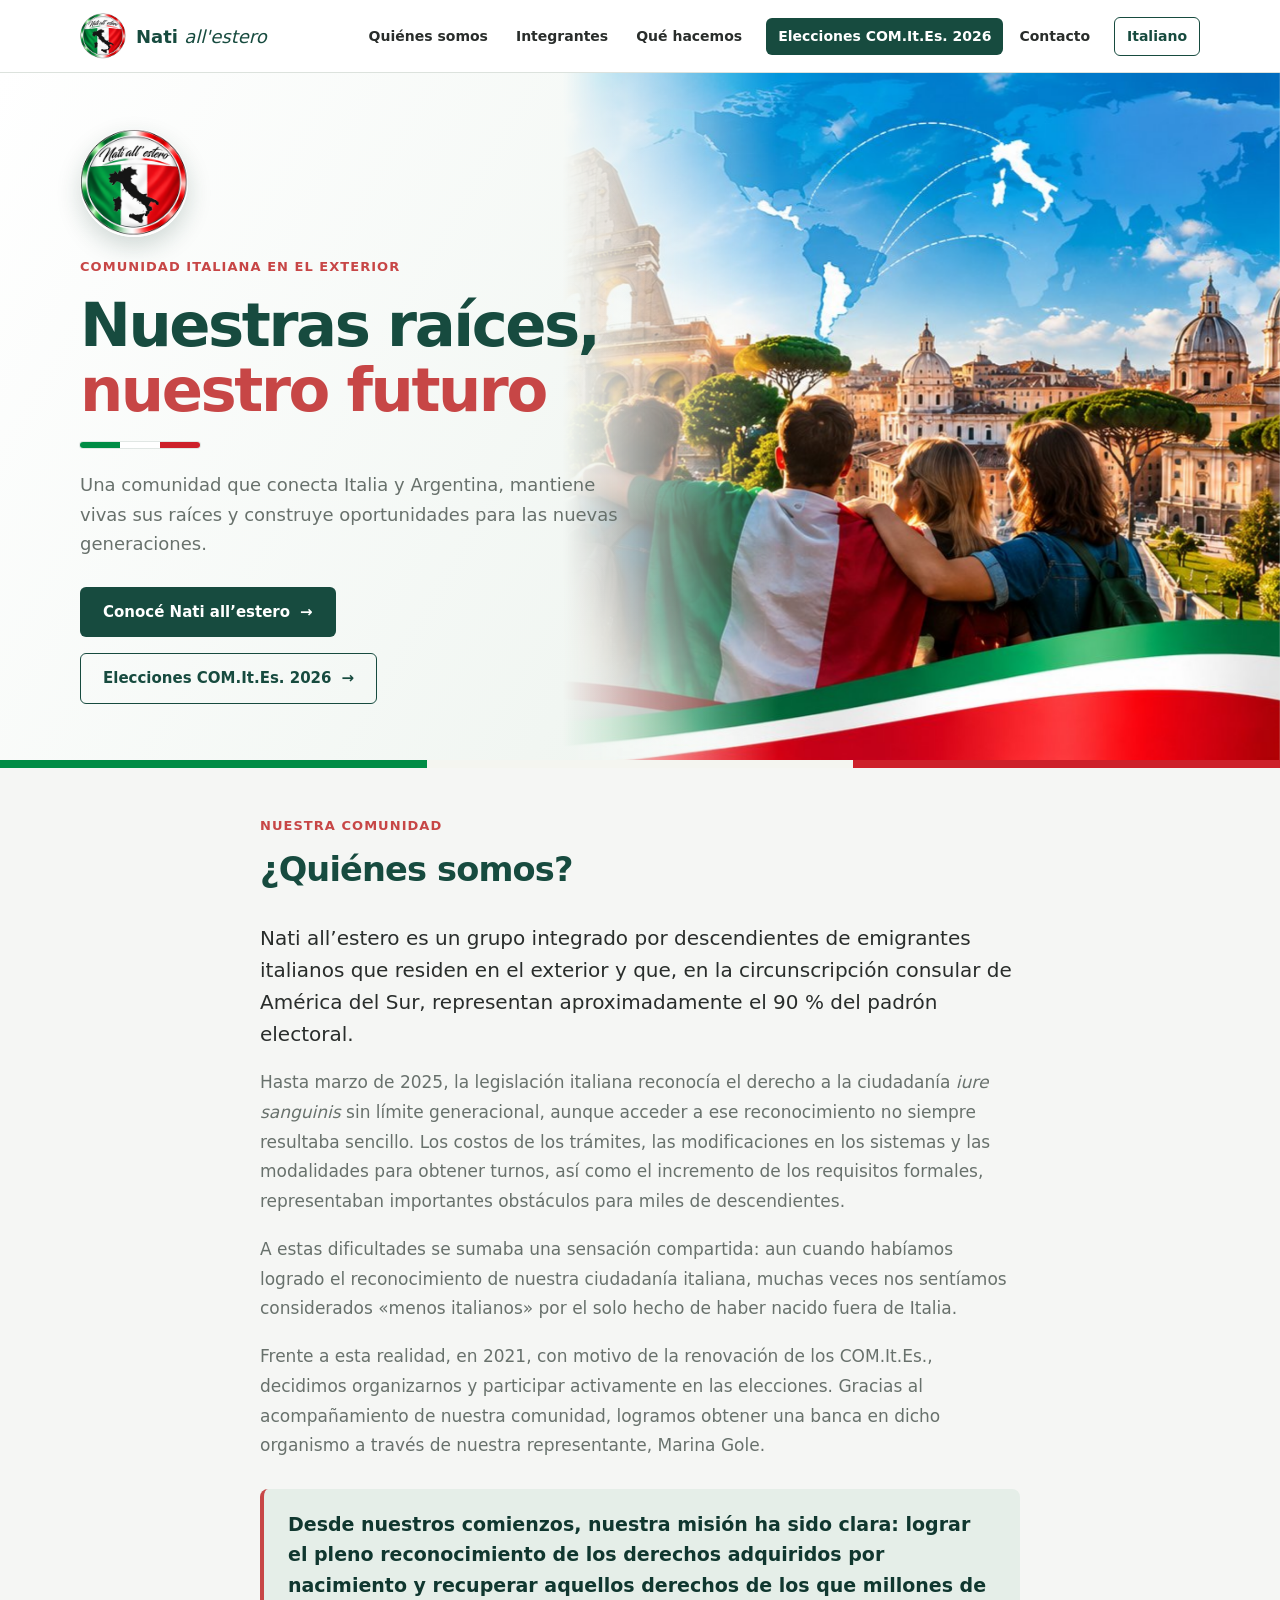
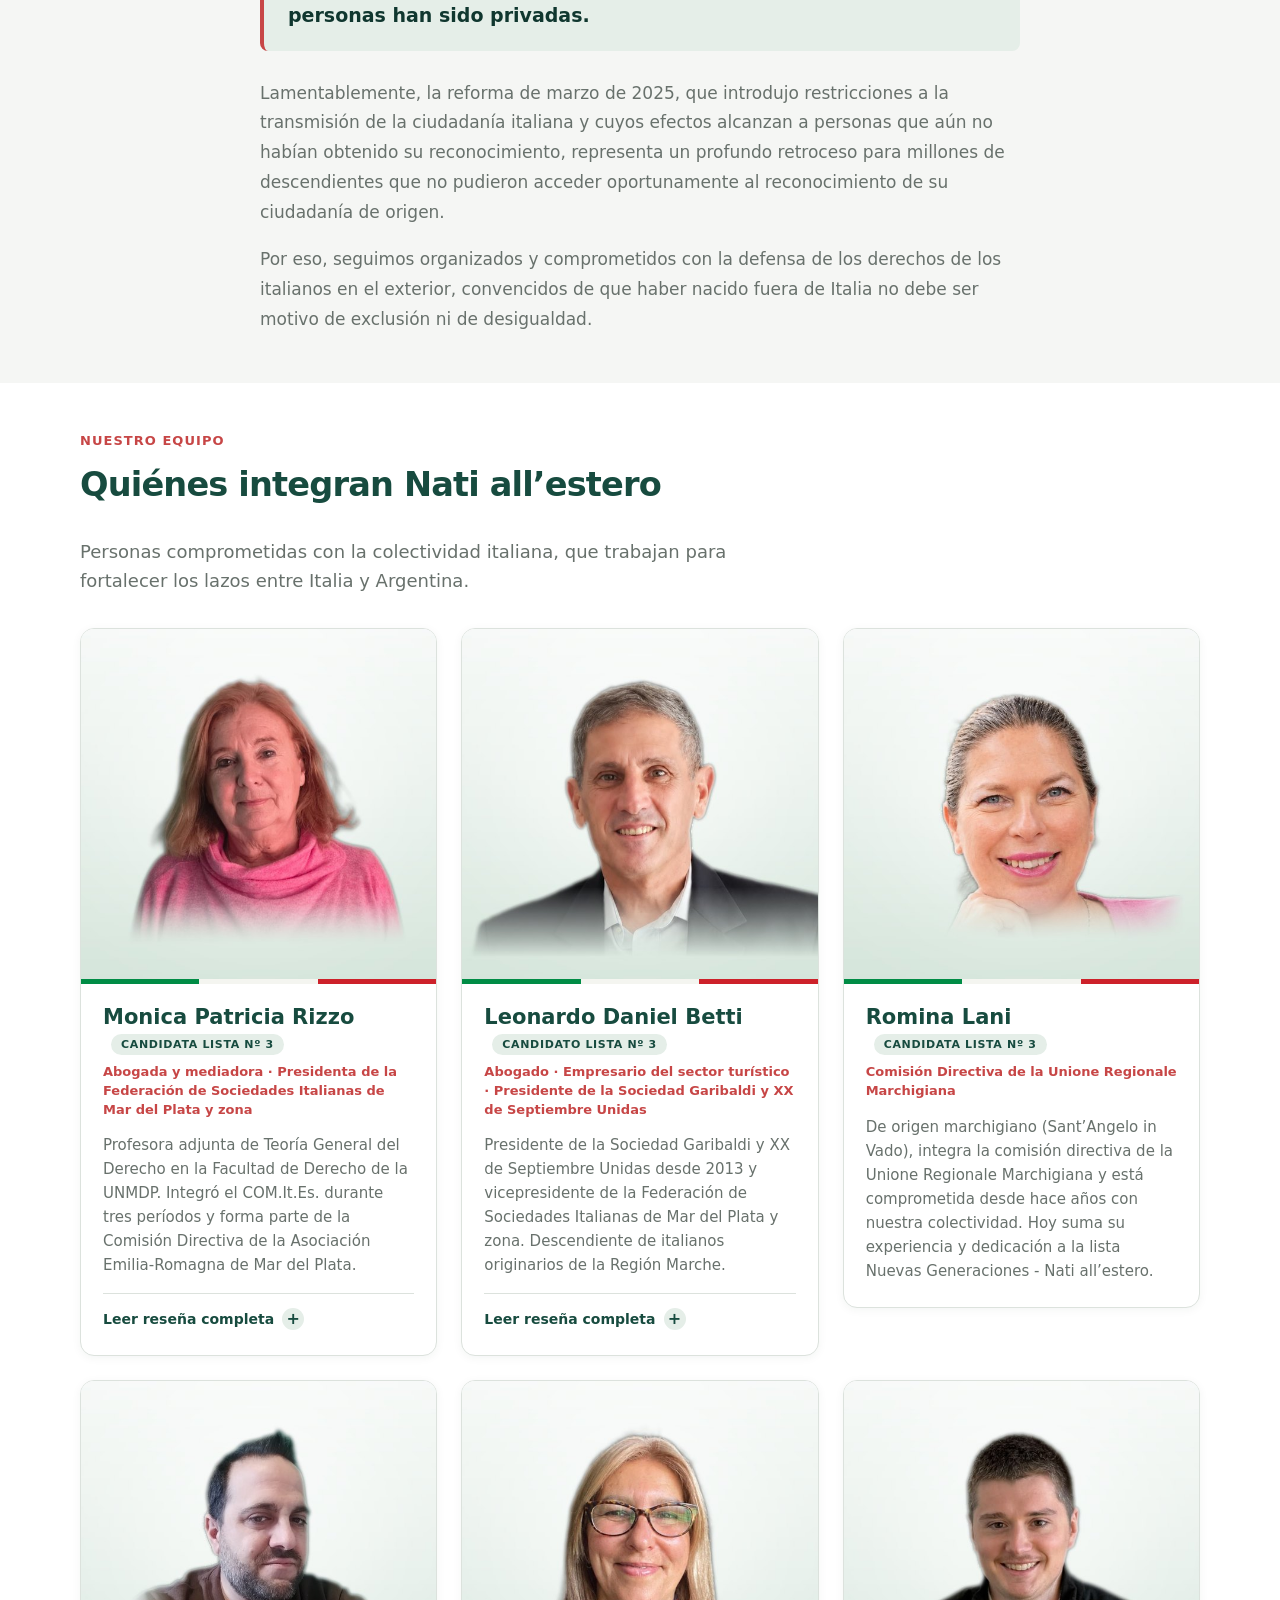
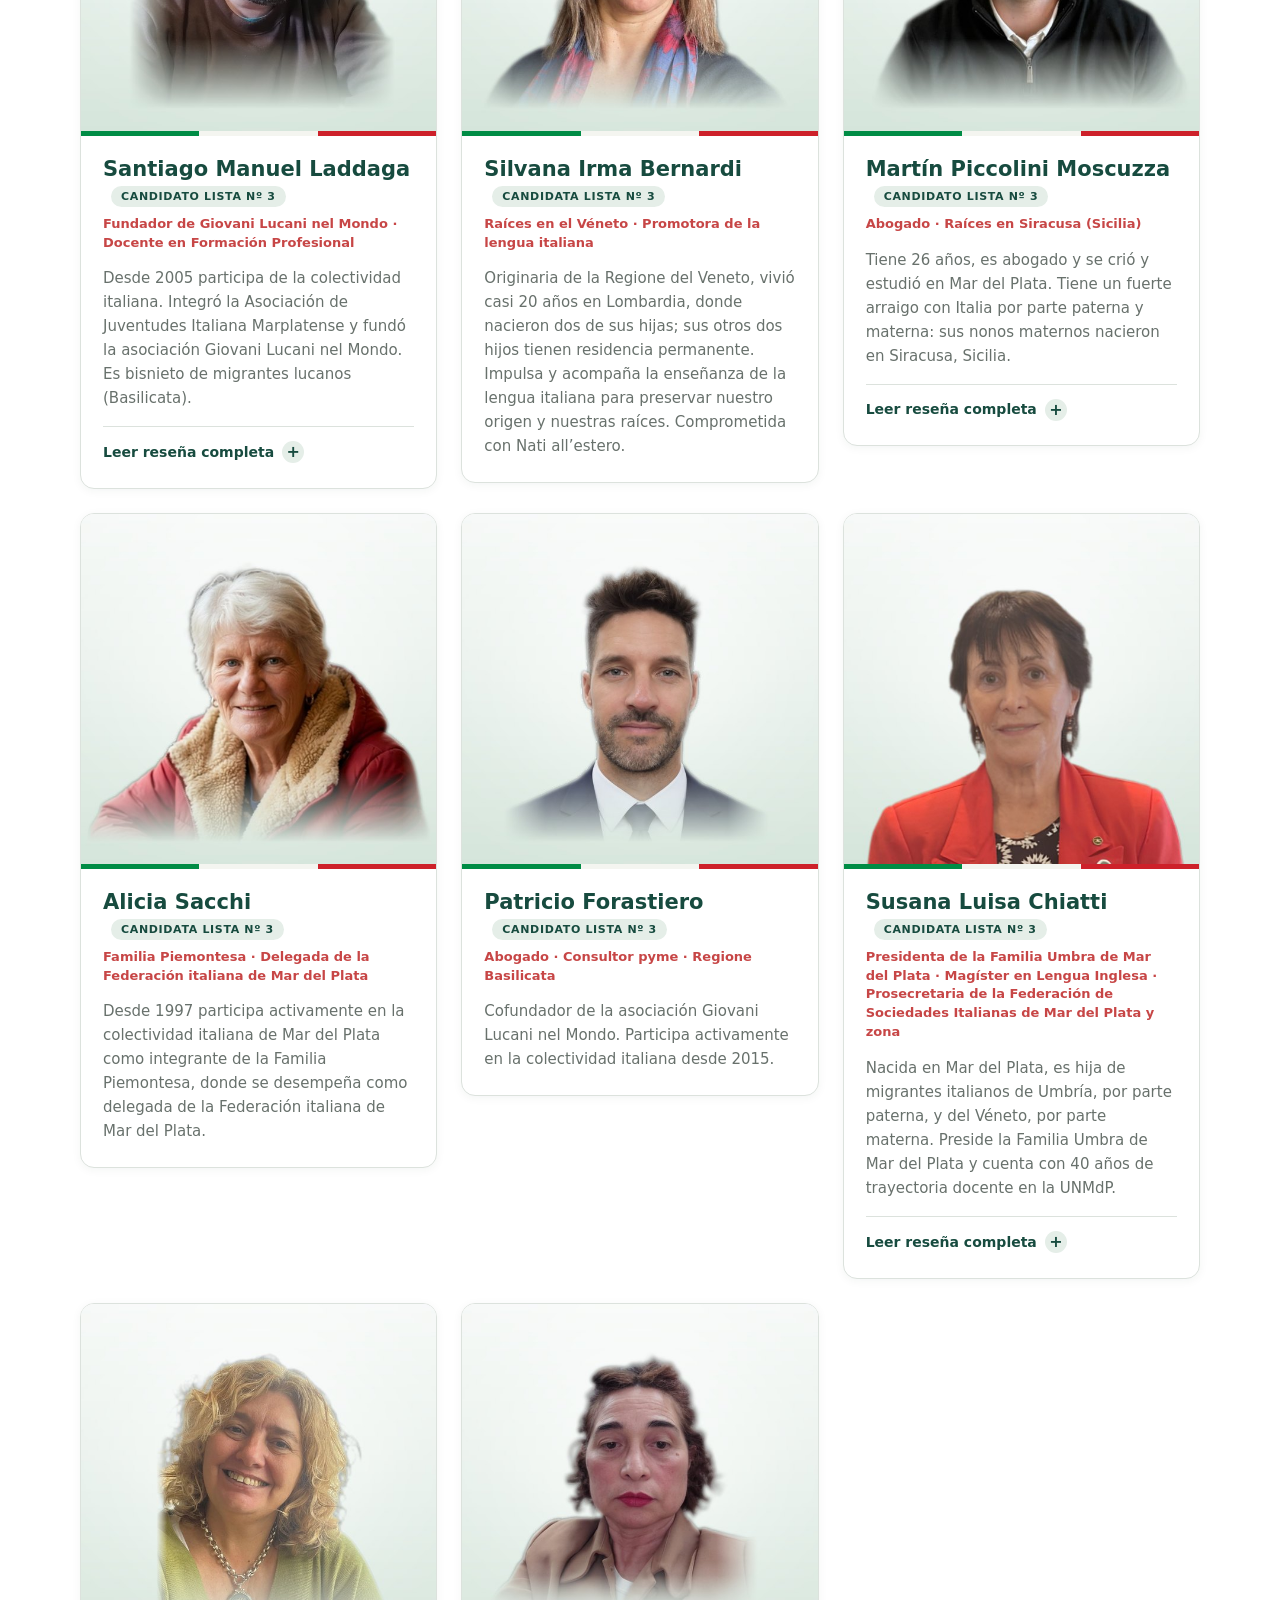
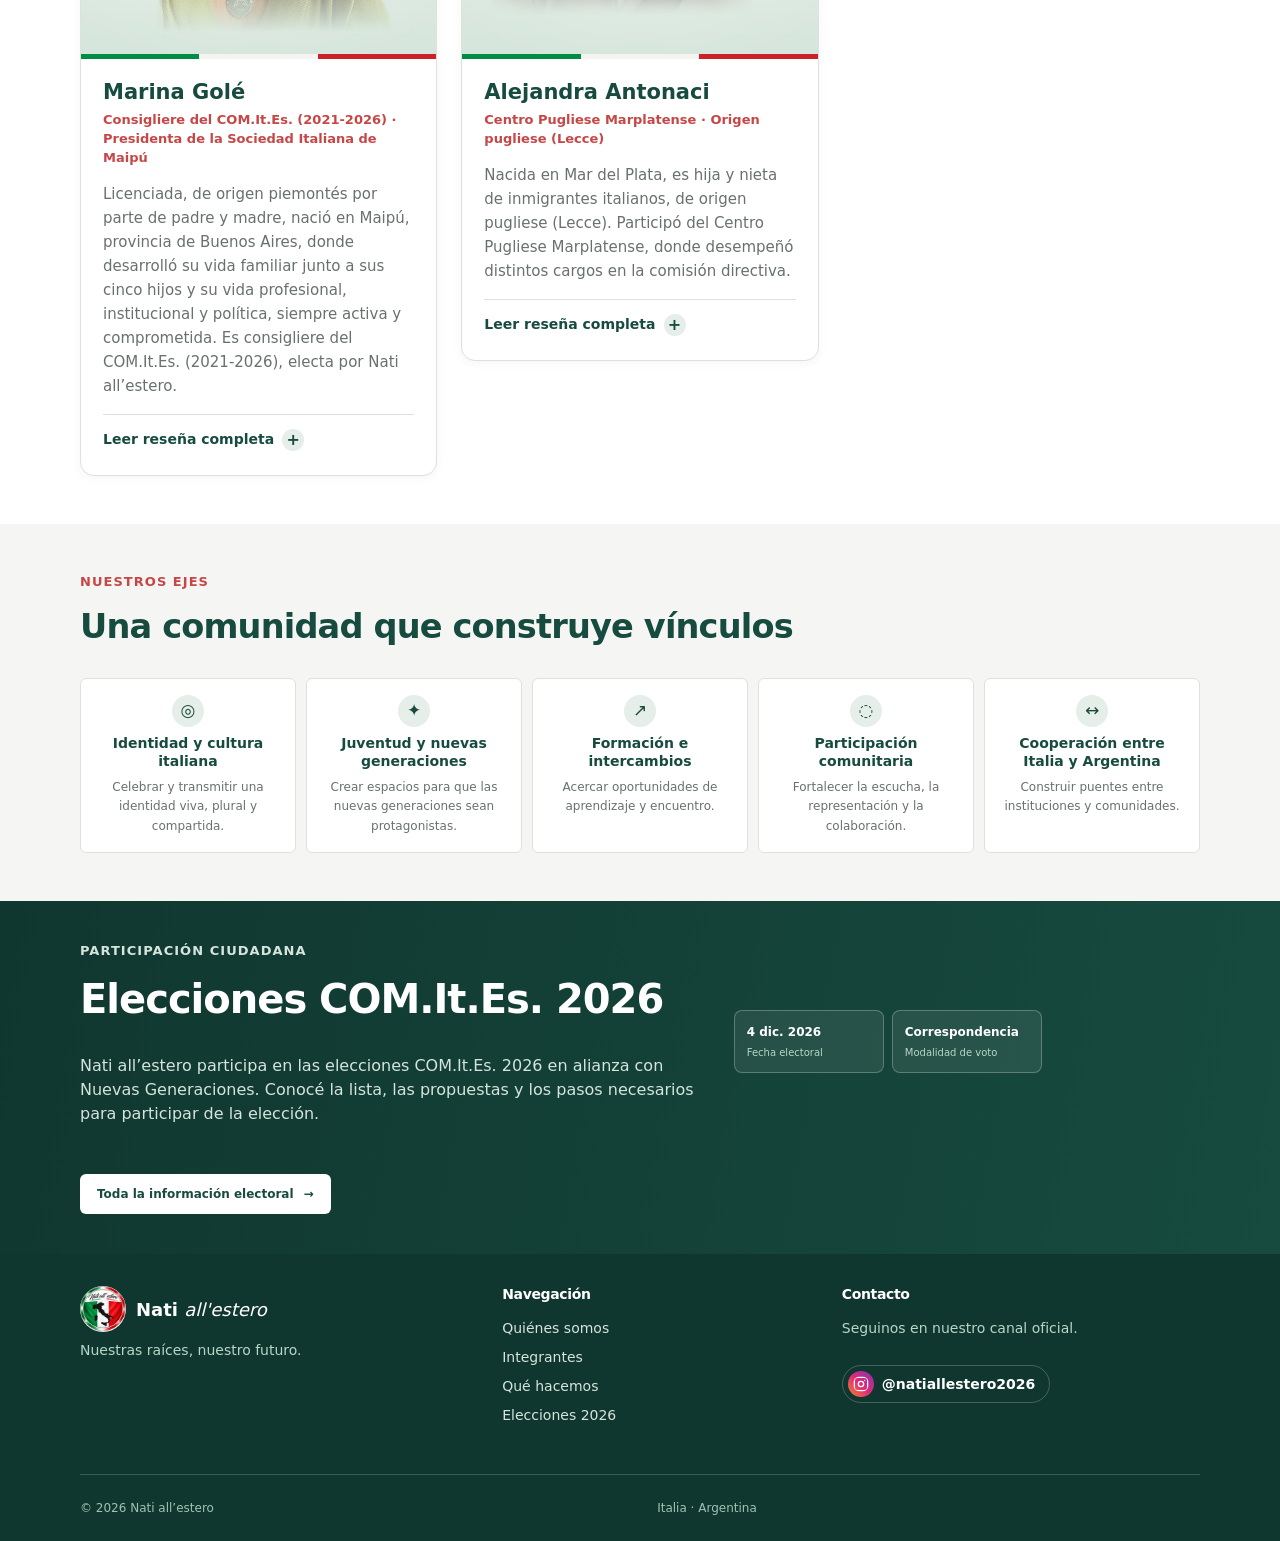
<file: index.html>
<!doctype html>
<html lang="es">
<head>
  <meta charset="utf-8">
  <meta name="viewport" content="width=device-width, initial-scale=1">
  <title>Nati all'estero | Nuestras raíces, nuestro futuro</title>
  <meta name="description" content="Nati all'estero conecta a la comunidad italiana nacida en el exterior con Italia y Argentina.">
  <meta property="og:title" content="Nati all'estero | Nuestras raíces, nuestro futuro">
  <meta property="og:description" content="Una comunidad que conecta Italia y Argentina y construye oportunidades para las nuevas generaciones.">
  <meta property="og:type" content="website">
  <meta property="og:url" content="https://natiallestero.com.ar/">
  <meta property="og:site_name" content="Nati all'estero">
  <meta property="og:locale" content="es_AR">
  <meta property="og:image" content="https://natiallestero.com.ar/assets/images/social/og-nati-all-estero.jpg">
  <meta property="og:image:type" content="image/jpeg">
  <meta property="og:image:width" content="1200">
  <meta property="og:image:height" content="630">
  <meta property="og:image:alt" content="Logo de Nati all'estero con el lema Nuestras raíces, nuestro futuro">
  <meta name="twitter:card" content="summary_large_image">
  <meta name="twitter:title" content="Nati all'estero | Nuestras raíces, nuestro futuro">
  <meta name="twitter:description" content="Una comunidad que conecta Italia y Argentina y construye oportunidades para las nuevas generaciones.">
  <meta name="twitter:image" content="https://natiallestero.com.ar/assets/images/social/og-nati-all-estero.jpg">
  <link rel="canonical" href="https://natiallestero.com.ar/">
  <link rel="alternate" hreflang="es" href="https://natiallestero.com.ar/">
  <link rel="alternate" hreflang="it" href="https://natiallestero.com.ar/it/">
  <link rel="icon" href="assets/favicon.png" type="image/png">
  <link rel="stylesheet" href="css/styles.css?v=20261031">
</head>
<body>
  <a class="skip-link" href="#contenido">Ir al contenido principal</a>
  <header class="site-header">
    <div class="container header-inner">
      <a class="brand" href="index.html" aria-label="Nati all'estero, inicio">
        <img class="brand-image" src="assets/images/logo-nati-all-estero.png" alt="Emblema Nati all'estero">
        <span>Nati <em>all'estero</em></span>
      </a>
      <details class="menu">
        <summary aria-label="Abrir navegación"><span class="menu-icon" aria-hidden="true"></span><span>Menú</span></summary>
        <nav aria-label="Navegación principal">
          <a href="#quienes-somos">Quiénes somos</a>
          <a href="#integrantes">Integrantes</a>
          <a href="#que-hacemos">Qué hacemos</a>
          <a class="nav-highlight" href="elecciones-comites-2026.html">Elecciones COM.It.Es. 2026</a>
          <a href="#contacto">Contacto</a>
        <a class="lang-switch" href="it/index.html" hreflang="it" lang="it">Italiano</a></nav>
      </details>
    </div>
  </header>

  <main id="contenido">
    <section class="hero-v2 hero-v2-home">
      <div class="hero-v2-media"><img src="assets/images/hero-inicio-foto.jpg" alt="Jóvenes abrazados con la bandera italiana frente al Coliseo, bajo un mapa que une Argentina con Italia" width="928" height="764"></div>
      <div class="container hero-v2-inner">
        <div class="hero-v2-copy">
          <img class="hero-v2-logo" src="assets/images/logo-nati-all-estero.png" alt="Emblema Nati all'estero" width="256" height="256">
          <p class="eyebrow">Comunidad italiana en el exterior</p>
          <h1>Nuestras raíces, <span>nuestro futuro</span></h1>
          <span class="hero-v2-flag" aria-hidden="true"></span>
          <p class="lead">Una comunidad que conecta Italia y Argentina, mantiene vivas sus raíces y construye oportunidades para las nuevas generaciones.</p>
          <div class="button-row">
            <a class="button button-primary" href="#quienes-somos">Conocé Nati all’estero <span aria-hidden="true">→</span></a>
            <a class="button button-secondary" href="elecciones-comites-2026.html">Elecciones COM.It.Es. 2026 <span aria-hidden="true">→</span></a>
          </div>
        </div>
      </div>
    </section>

    <section class="section section-soft" id="quienes-somos">
      <div class="container narrow">
        <p class="eyebrow">Nuestra comunidad</p>
        <h2>¿Quiénes somos?</h2>
        <div class="about-text">
          <p class="section-intro">Nati all’estero es un grupo integrado por descendientes de emigrantes italianos que residen en el exterior y que, en la circunscripción consular de América del Sur, representan aproximadamente el 90 % del padrón electoral.</p>
          <p>Hasta marzo de 2025, la legislación italiana reconocía el derecho a la ciudadanía <em>iure sanguinis</em> sin límite generacional, aunque acceder a ese reconocimiento no siempre resultaba sencillo. Los costos de los trámites, las modificaciones en los sistemas y las modalidades para obtener turnos, así como el incremento de los requisitos formales, representaban importantes obstáculos para miles de descendientes.</p>
          <p>A estas dificultades se sumaba una sensación compartida: aun cuando habíamos logrado el reconocimiento de nuestra ciudadanía italiana, muchas veces nos sentíamos considerados «menos italianos» por el solo hecho de haber nacido fuera de Italia.</p>
          <p>Frente a esta realidad, en 2021, con motivo de la renovación de los COM.It.Es., decidimos organizarnos y participar activamente en las elecciones. Gracias al acompañamiento de nuestra comunidad, logramos obtener una banca en dicho organismo a través de nuestra representante, Marina Gole.</p>
          <p class="about-mission">Desde nuestros comienzos, nuestra misión ha sido clara: lograr el pleno reconocimiento de los derechos adquiridos por nacimiento y recuperar aquellos derechos de los que millones de personas han sido privadas.</p>
          <p>Lamentablemente, la reforma de marzo de 2025, que introdujo restricciones a la transmisión de la ciudadanía italiana y cuyos efectos alcanzan a personas que aún no habían obtenido su reconocimiento, representa un profundo retroceso para millones de descendientes que no pudieron acceder oportunamente al reconocimiento de su ciudadanía de origen.</p>
          <p>Por eso, seguimos organizados y comprometidos con la defensa de los derechos de los italianos en el exterior, convencidos de que haber nacido fuera de Italia no debe ser motivo de exclusión ni de desigualdad.</p>
        </div>
      </div>
    </section>

    <section class="section members-section" id="integrantes">
      <div class="container">
        <p class="eyebrow">Nuestro equipo</p>
        <h2>Quiénes integran Nati all’estero</h2>
        <p class="section-intro members-intro">Personas comprometidas con la colectividad italiana, que trabajan para fortalecer los lazos entre Italia y Argentina.</p>
        <div class="members-grid">
          <article class="member-card" id="integrante-monica-rizzo">
            <div class="member-photo"><img src="assets/images/integrantes/monica-rizzo.jpg" alt="Retrato de Monica Patricia Rizzo" width="600" height="600" loading="lazy"></div>
            <div class="member-body">
              <h3>Monica Patricia Rizzo <span class="member-badge">Candidata Lista Nº 3</span></h3>
              <p class="member-role">Abogada y mediadora · Presidenta de la Federación de Sociedades Italianas de Mar del Plata y zona</p>
              <p>Profesora adjunta de Teoría General del Derecho en la Facultad de Derecho de la UNMDP. Integró el COM.It.Es. durante tres períodos y forma parte de la Comisión Directiva de la Asociación Emilia-Romagna de Mar del Plata.</p>
              <details class="member-more">
                <summary>Leer reseña completa</summary>
                <h4>Formación y docencia</h4>
                <ul>
                  <li>Profesora adjunta de Teoría General del Derecho, Facultad de Derecho (UNMDP).</li>
                  <li>Integrante del cuerpo docente de la Fundación de Ciencias Jurídicas y Sociales del Colegio de Abogados de la Provincia de Buenos Aires (CIJUSO), en el curso de Formación Básica en Mediación.</li>
                  <li>Especialización en Métodos Alternativos de Resolución de Conflictos (UNMDP y Colegio de Abogados, 1996).</li>
                  <li>Doctoranda con la tesis “El ámbito de validez de la circunscripción electoral exterior italiana. Análisis desde la teoría del derecho”.</li>
                </ul>
                <h4>Raíces italianas</h4>
                <ul>
                  <li>Ciudadanía italiana registrada en el Comune di Castelvetro (Modena), Italia.</li>
                  <li>Regiones Emilia-Romagna y Piemonte (Bagnasco, Cuneo).</li>
                </ul>
                <h4>Actividad en la colectividad italiana</h4>
                <ul>
                  <li>Consultora de la Región Emilia-Romagna: 1991-2010 (Consultas 3, 4, 5 y 6).</li>
                  <li>Miembro del COM.It.Es. en los períodos 1997-2004, 2004-2015 y 2015-2021.</li>
                  <li>Miembro de la Comisión Directiva de la Asociación Emilia-Romagna Mar del Plata.</li>
                  <li>Presidenta de la Federación de Sociedades Italianas de Mar del Plata y zona.</li>
                </ul>
              </details>
            </div>
          </article>
          <article class="member-card" id="integrante-leonardo-betti">
            <div class="member-photo"><img src="assets/images/integrantes/leonardo-betti.jpg" alt="Retrato de Leonardo Daniel Betti" width="600" height="600" loading="lazy"></div>
            <div class="member-body">
              <h3>Leonardo Daniel Betti <span class="member-badge">Candidato Lista Nº 3</span></h3>
              <p class="member-role">Abogado · Empresario del sector turístico · Presidente de la Sociedad Garibaldi y XX de Septiembre Unidas</p>
              <p>Presidente de la Sociedad Garibaldi y XX de Septiembre Unidas desde 2013 y vicepresidente de la Federación de Sociedades Italianas de Mar del Plata y zona. Descendiente de italianos originarios de la Región Marche.</p>
              <details class="member-more">
                <summary>Leer reseña completa</summary>
                <h4>Actividad profesional y empresarial</h4>
                <ul>
                  <li>Propietario y gerente de un establecimiento hotelero en Mar del Plata, con una extensa trayectoria en la administración empresarial, la gestión de servicios y la actividad turística.</li>
                </ul>
                <h4>Trayectoria institucional</h4>
                <ul>
                  <li>Presidente de la Sociedad Garibaldi y XX de Septiembre Unidas desde 2013, institución con 142 años de historia, dedicada a preservar y difundir la cultura y las tradiciones de la colectividad.</li>
                  <li>Delegado titular de dicha Sociedad ante la Federación de Sociedades Italianas de Mar del Plata y Zona, donde ejerce el cargo de vicepresidente y participa en tareas de representación y fortalecimiento institucional.</li>
                </ul>
                <h4>Origen y vinculación con la colectividad</h4>
                <ul>
                  <li>Descendiente de italianos originarios de la Región Marche, mantiene una activa participación en la vida institucional de la colectividad de Mar del Plata y contribuye a la preservación de sus raíces culturales y tradiciones.</li>
                </ul>
              </details>
            </div>
          </article>
          <article class="member-card" id="integrante-romina-lani">
            <div class="member-photo"><img src="assets/images/integrantes/romina-lani.jpg" alt="Retrato de Romina Lani" width="600" height="600" loading="lazy"></div>
            <div class="member-body">
              <h3>Romina Lani <span class="member-badge">Candidata Lista Nº 3</span></h3>
              <p class="member-role">Comisión Directiva de la Unione Regionale Marchigiana</p>
              <p>De origen marchigiano (Sant’Angelo in Vado), integra la comisión directiva de la Unione Regionale Marchigiana y está comprometida desde hace años con nuestra colectividad. Hoy suma su experiencia y dedicación a la lista Nuevas Generaciones - Nati all’estero.</p>
            </div>
          </article>
          <article class="member-card" id="integrante-santiago-laddaga">
            <div class="member-photo"><img src="assets/images/integrantes/santiago-laddaga.jpg" alt="Retrato de Santiago Manuel Laddaga" width="600" height="600" loading="lazy"></div>
            <div class="member-body">
              <h3>Santiago Manuel Laddaga <span class="member-badge">Candidato Lista Nº 3</span></h3>
              <p class="member-role">Fundador de Giovani Lucani nel Mondo · Docente en Formación Profesional</p>
              <p>Desde 2005 participa de la colectividad italiana. Integró la Asociación de Juventudes Italiana Marplatense y fundó la asociación Giovani Lucani nel Mondo. Es bisnieto de migrantes lucanos (Basilicata).</p>
              <details class="member-more">
                <summary>Leer reseña completa</summary>
                <h4>Formación y trabajo</h4>
                <ul>
                  <li>Docente en Formación Profesional.</li>
                  <li>Consultor técnico vinculado a proyectos de economía social y desarrollo de software.</li>
                  <li>Técnico en Economía Social y Auxiliar en Programación y Desarrollo Web.</li>
                </ul>
                <h4>Actividad en la colectividad italiana</h4>
                <ul>
                  <li>Participa de la colectividad italiana desde 2005.</li>
                  <li>Integró la Asociación de Juventudes Italiana Marplatense.</li>
                  <li>Fundador de la asociación Giovani Lucani nel Mondo.</li>
                </ul>
                <h4>Raíces italianas</h4>
                <ul>
                  <li>Bisnieto de migrantes lucanos (Basilicata).</li>
                </ul>
              </details>
            </div>
          </article>
          <article class="member-card" id="integrante-silvana-bernardi">
            <div class="member-photo"><img src="assets/images/integrantes/silvana-bernardi.jpg" alt="Retrato de Silvana Irma Bernardi" width="600" height="600" loading="lazy"></div>
            <div class="member-body">
              <h3>Silvana Irma Bernardi <span class="member-badge">Candidata Lista Nº 3</span></h3>
              <p class="member-role">Raíces en el Véneto · Promotora de la lengua italiana</p>
              <p>Originaria de la Regione del Veneto, vivió casi 20 años en Lombardia, donde nacieron dos de sus hijas; sus otros dos hijos tienen residencia permanente. Impulsa y acompaña la enseñanza de la lengua italiana para preservar nuestro origen y nuestras raíces. Comprometida con Nati all’estero.</p>
            </div>
          </article>
          <article class="member-card" id="integrante-martin-piccolini-moscuzza">
            <div class="member-photo"><img src="assets/images/integrantes/martin-piccolini-moscuzza.jpg" alt="Retrato de Martín Piccolini Moscuzza" width="600" height="600" loading="lazy"></div>
            <div class="member-body">
              <h3>Martín Piccolini Moscuzza <span class="member-badge">Candidato Lista Nº 3</span></h3>
              <p class="member-role">Abogado · Raíces en Siracusa (Sicilia)</p>
              <p>Tiene 26 años, es abogado y se crió y estudió en Mar del Plata. Tiene un fuerte arraigo con Italia por parte paterna y materna: sus nonos maternos nacieron en Siracusa, Sicilia.</p>
              <details class="member-more">
                <summary>Leer reseña completa</summary>
                <h4>Raíces italianas</h4>
                <p>Sus nonos maternos nacieron en Siracusa, Sicilia. Ambos se criaron y se conocieron allí, para luego migrar a la Argentina, donde formaron una hermosa familia.</p>
                <h4>Quién es</h4>
                <p>Se considera una persona simple y honesta, que se apoya mucho en su familia y sus amigos.</p>
                <h4>Su propósito</h4>
                <p>Apoyar las ideas de fortalecimiento de la comunidad italiana en la Argentina, haciendo valer los derechos ya adquiridos por el esfuerzo de generaciones pasadas.</p>
              </details>
            </div>
          </article>
          <article class="member-card" id="integrante-alicia-sacchi">
            <div class="member-photo"><img src="assets/images/integrantes/alicia-sacchi.jpg" alt="Retrato de Alicia Sacchi" width="600" height="600" loading="lazy"></div>
            <div class="member-body">
              <h3>Alicia Sacchi <span class="member-badge">Candidata Lista Nº 3</span></h3>
              <p class="member-role">Familia Piemontesa · Delegada de la Federación italiana de Mar del Plata</p>
              <p>Desde 1997 participa activamente en la colectividad italiana de Mar del Plata como integrante de la Familia Piemontesa, donde se desempeña como delegada de la Federación italiana de Mar del Plata.</p>
            </div>
          </article>
          <article class="member-card" id="integrante-patricio-forastiero">
            <div class="member-photo"><img src="assets/images/integrantes/patricio-forastiero.jpg" alt="Retrato de Patricio Forastiero" width="600" height="600" loading="lazy"></div>
            <div class="member-body">
              <h3>Patricio Forastiero <span class="member-badge">Candidato Lista Nº 3</span></h3>
              <p class="member-role">Abogado · Consultor pyme · Regione Basilicata</p>
              <p>Cofundador de la asociación Giovani Lucani nel Mondo. Participa activamente en la colectividad italiana desde 2015.</p>
            </div>
          </article>
          <article class="member-card" id="integrante-susana-chiatti">
            <div class="member-photo"><img src="assets/images/integrantes/susana-chiatti.jpg" alt="Retrato de Susana Luisa Chiatti" width="600" height="600" loading="lazy"></div>
            <div class="member-body">
              <h3>Susana Luisa Chiatti <span class="member-badge">Candidata Lista Nº 3</span></h3>
              <p class="member-role">Presidenta de la Familia Umbra de Mar del Plata · Magíster en Lengua Inglesa · Prosecretaria de la Federación de Sociedades Italianas de Mar del Plata y zona</p>
              <p>Nacida en Mar del Plata, es hija de migrantes italianos de Umbría, por parte paterna, y del Véneto, por parte materna. Preside la Familia Umbra de Mar del Plata y cuenta con 40 años de trayectoria docente en la UNMdP.</p>
              <details class="member-more">
                <summary>Leer reseña completa</summary>
                <h4>Trayectoria en la colectividad italiana</h4>
                <ul>
                  <li>Presidenta de la Familia Umbra de Mar del Plata, institución en la que participa desde hace 25 años y donde ocupó diversos cargos, entre ellos la presidencia y la vicepresidencia.</li>
                  <li>Delegada titular regional ante el CRUE (Consiglio Regionale degli Umbri all’Estero), Umbría, Italia, período 2026-2028.</li>
                  <li>Desde hace más de 15 años representa a la Familia Umbra ante la Federación de Sociedades Italianas de Mar del Plata y Zona, donde actualmente es prosecretaria.</li>
                  <li>Delegada titular ante el Foro de Colectividades Mar del Plata-Batán.</li>
                  <li>Integra el Movimiento Lega Donne Italiane.</li>
                </ul>
                <h4>Formación académica y trayectoria profesional</h4>
                <ul>
                  <li>Magíster en Lengua Inglesa.</li>
                  <li>40 años de trayectoria docente en la Universidad Nacional de Mar del Plata (UNMdP), donde alcanzó el cargo de profesora titular con dedicación exclusiva, mediante concursos de antecedentes y oposición, en las facultades de Humanidades, Ciencias Exactas y Naturales, y Ciencias de la Salud y Trabajo Social.</li>
                  <li>Directora del Departamento de Lenguas Modernas de Humanidades, autora y coautora de varios libros y participante en proyectos de investigación. Actualmente continúa desarrollando tareas de investigación en la UNMdP.</li>
                  <li>Fundadora del Colegio Nacional Dr. Arturo Illia, donde participó en la creación de las asignaturas Inglés General y Comprensión de Textos en Inglés, y se desempeñó durante más de 11 años.</li>
                  <li>Durante 22 años, profesora especializada en Inglés Técnico en el área de Pesca y Navegación de la Escuela Nacional de Pesca Comandante Luis Piedrabuena, dependiente de la Armada Argentina, cargo obtenido por concurso.</li>
                  <li>Durante 12 años dictó Inglés Técnico a médicos residentes y de planta de todas las especialidades en el Hospital Privado de Comunidad, a través de su Departamento de Docencia e Investigación.</li>
                </ul>
                <h4>Participación institucional</h4>
                <ul>
                  <li>Miembro activa de la Asociación Civil de Mujeres Universitarias y Graduadas de Mar del Plata (ACMUyG MdP).</li>
                  <li>Integra la Junta Directiva del Rotary Club Puerto Mar del Plata, donde coordina proyectos culturales.</li>
                </ul>
                <p class="member-closing">Su trayectoria reúne el compromiso con la colectividad italiana, la docencia universitaria, la investigación y la participación institucional, promoviendo la cultura, la solidaridad y el fortalecimiento de los lazos comunitarios.</p>
              </details>
            </div>
          </article>
          <article class="member-card" id="integrante-marina-gole">
            <div class="member-photo"><img src="assets/images/integrantes/marina-gole.jpg" alt="Retrato de Marina Golé" width="600" height="600" loading="lazy"></div>
            <div class="member-body">
              <h3>Marina Golé</h3>
              <p class="member-role">Consigliere del COM.It.Es. (2021-2026) · Presidenta de la Sociedad Italiana de Maipú</p>
              <p>Licenciada, de origen piemontés por parte de padre y madre, nació en Maipú, provincia de Buenos Aires, donde desarrolló su vida familiar junto a sus cinco hijos y su vida profesional, institucional y política, siempre activa y comprometida. Es consigliere del COM.It.Es. (2021-2026), electa por Nati all’estero.</p>
              <details class="member-more">
                <summary>Leer reseña completa</summary>
                <h4>Colectividad italiana</h4>
                <ul>
                  <li>Consigliere del COM.It.Es. (2021-2026), electa por Nati all’estero.</li>
                  <li>Presidenta de la Sociedad Italiana de Maipú (2019 a la actualidad).</li>
                  <li>Coordinadora del Proyecto Lengua Italiana y docente en Maipú (1997-2018).</li>
                  <li>Participó con los grupos de idioma de los Giochi della Gioventù entre 2005 y 2018, y durante 10 años fue representante maipuense en los torneos selectivos en Italia.</li>
                  <li>Creadora y dirigente del Gruppo Giovanile San Francesco d’Assisi (1999-2006).</li>
                </ul>
                <h4>Función pública</h4>
                <ul>
                  <li>Concejal de Maipú (2007-2015 y 2025 a la actualidad).</li>
                  <li>Secretaria de Cultura, Educación y Turismo del Municipio de Maipú (2015-2024).</li>
                </ul>
                <h4>Cultura y educación</h4>
                <ul>
                  <li>Coordinadora del Espacio INCAA Maipú (2011 a la actualidad).</li>
                  <li>Presidenta de Amigos de la Cultura Maipú (2025 a la actualidad).</li>
                  <li>Profesora en el Instituto Pbro. Mauro Golé (1998-2016).</li>
                  <li>Coordinadora de la Universidad Siglo XXI en Maipú (2017-2022).</li>
                </ul>
              </details>
            </div>
          </article>
          <article class="member-card" id="integrante-alejandra-antonaci">
            <div class="member-photo"><img src="assets/images/integrantes/alejandra-antonaci.jpg" alt="Retrato de Alejandra Antonaci" width="600" height="600" loading="lazy"></div>
            <div class="member-body">
              <h3>Alejandra Antonaci</h3>
              <p class="member-role">Centro Pugliese Marplatense · Origen pugliese (Lecce)</p>
              <p>Nacida en Mar del Plata, es hija y nieta de inmigrantes italianos, de origen pugliese (Lecce). Participó del Centro Pugliese Marplatense, donde desempeñó distintos cargos en la comisión directiva.</p>
              <details class="member-more">
                <summary>Leer reseña completa</summary>
                <h4>Trayectoria en la colectividad</h4>
                <ul>
                  <li>Participó del Centro Pugliese Marplatense, desempeñando distintos cargos en la comisión directiva.</li>
                  <li>Integró el Movimiento Juventud Italo-Argentino.</li>
                  <li>Participó de Pre-Congresos y Congresos de la Juventud Italo-Argentina de FEDITALIA.</li>
                  <li>Participó de Eniames.</li>
                </ul>
                <h4>Raíces italianas</h4>
                <ul>
                  <li>Nació en Mar del Plata, de origen pugliese (Lecce).</li>
                  <li>Hija y nieta de inmigrantes italianos.</li>
                </ul>
              </details>
            </div>
          </article>
        </div>
      </div>
    </section>

    <section class="section" id="que-hacemos">
      <div class="container">
        <p class="eyebrow">Nuestros ejes</p>
        <h2>Una comunidad que construye vínculos</h2>
        <div class="card-grid five">
          <article class="info-card"><span class="card-icon">◎</span><h3>Identidad y cultura italiana</h3><p>Celebrar y transmitir una identidad viva, plural y compartida.</p></article>
          <article class="info-card"><span class="card-icon">✦</span><h3>Juventud y nuevas generaciones</h3><p>Crear espacios para que las nuevas generaciones sean protagonistas.</p></article>
          <article class="info-card"><span class="card-icon">↗</span><h3>Formación e intercambios</h3><p>Acercar oportunidades de aprendizaje y encuentro.</p></article>
          <article class="info-card"><span class="card-icon">◌</span><h3>Participación comunitaria</h3><p>Fortalecer la escucha, la representación y la colaboración.</p></article>
          <article class="info-card"><span class="card-icon">↔</span><h3>Cooperación entre Italia y Argentina</h3><p>Construir puentes entre instituciones y comunidades.</p></article>
        </div>
      </div>
    </section>

    <section class="election-banner">
      <div class="container election-banner-inner">
        <div><p class="eyebrow eyebrow-light">Participación ciudadana</p><h2>Elecciones COM.It.Es. 2026</h2><p>Nati all’estero participa en las elecciones COM.It.Es. 2026 en alianza con Nuevas Generaciones. Conocé la lista, las propuestas y los pasos necesarios para participar de la elección.</p></div>
        <div class="date-list"><div><strong>4 dic. 2026</strong><span>Fecha electoral</span></div><div><strong>Correspondencia</strong><span>Modalidad de voto</span></div></div>
        <a class="button button-light" href="elecciones-comites-2026.html">Toda la información electoral <span aria-hidden="true">→</span></a>
      </div>
    </section>
  </main>

  <footer class="site-footer" id="contacto">
    <div class="container footer-grid">
      <div><a class="brand brand-footer" href="index.html"><img class="brand-image" src="assets/images/logo-nati-all-estero.png" alt="Emblema Nati all'estero"><span>Nati <em>all'estero</em></span></a><p>Nuestras raíces, nuestro futuro.</p></div>
      <div><h2 class="footer-title">Navegación</h2><a href="#quienes-somos">Quiénes somos</a><a href="#integrantes">Integrantes</a><a href="#que-hacemos">Qué hacemos</a><a href="elecciones-comites-2026.html">Elecciones 2026</a></div>
      <div><h2 class="footer-title">Contacto</h2><p>Seguinos en nuestro canal oficial.</p><a class="social-link" href="https://www.instagram.com/natiallestero2026/" target="_blank" rel="noopener noreferrer" aria-label="Instagram de Nati all’estero (se abre en una pestaña nueva)"><svg viewBox="0 0 24 24" aria-hidden="true" fill="none" stroke="currentColor" stroke-width="2" stroke-linecap="round" stroke-linejoin="round"><rect x="2" y="2" width="20" height="20" rx="5"/><circle cx="12" cy="12" r="4"/><circle cx="17.5" cy="6.5" r="1" fill="currentColor" stroke="none"/></svg><span>@natiallestero2026</span></a></div>
    </div>
    <div class="container footer-bottom"><span>© 2026 Nati all’estero</span><span>Italia <span aria-hidden="true">·</span> Argentina</span><span id="visit-counter" aria-live="polite"></span></div>
  </footer>
  <script src="js/menu.js"></script>
  <script src="js/contador.js?v=20261031b"></script>
</body>
</html>
</file>
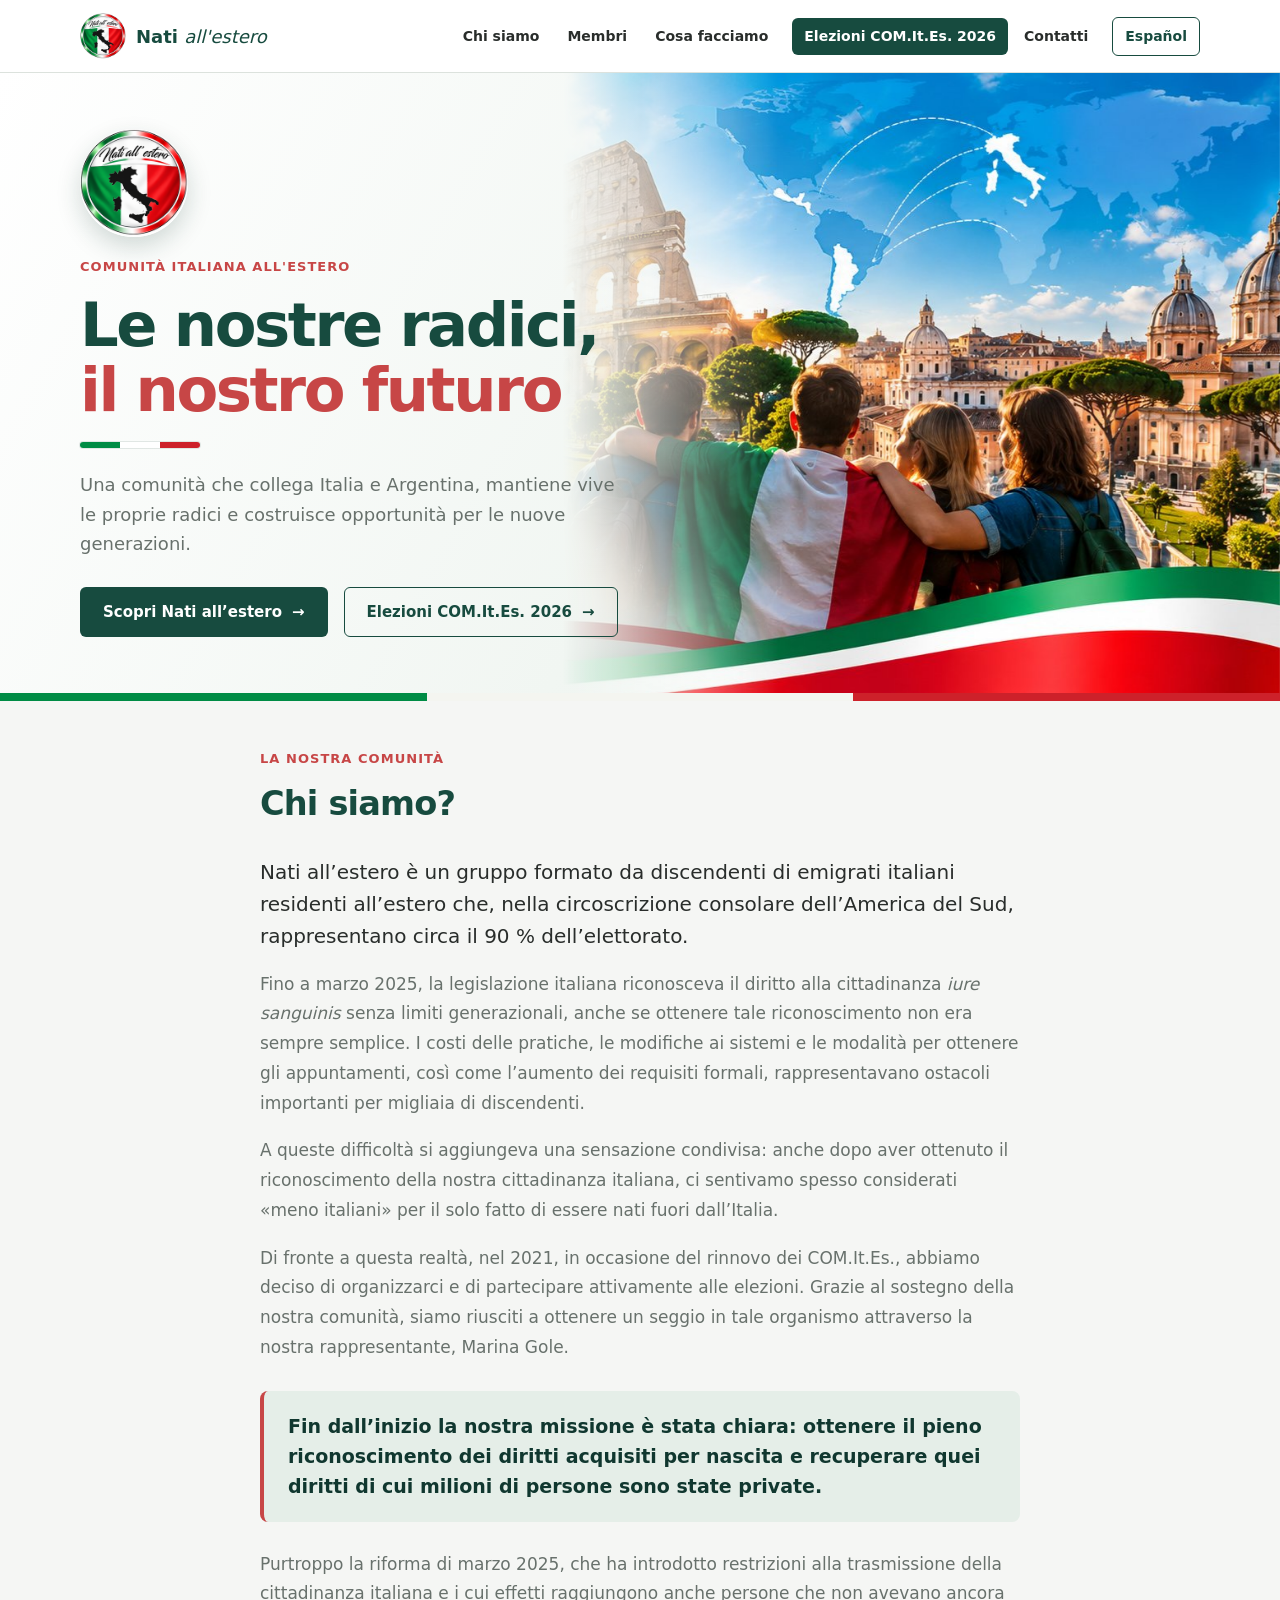
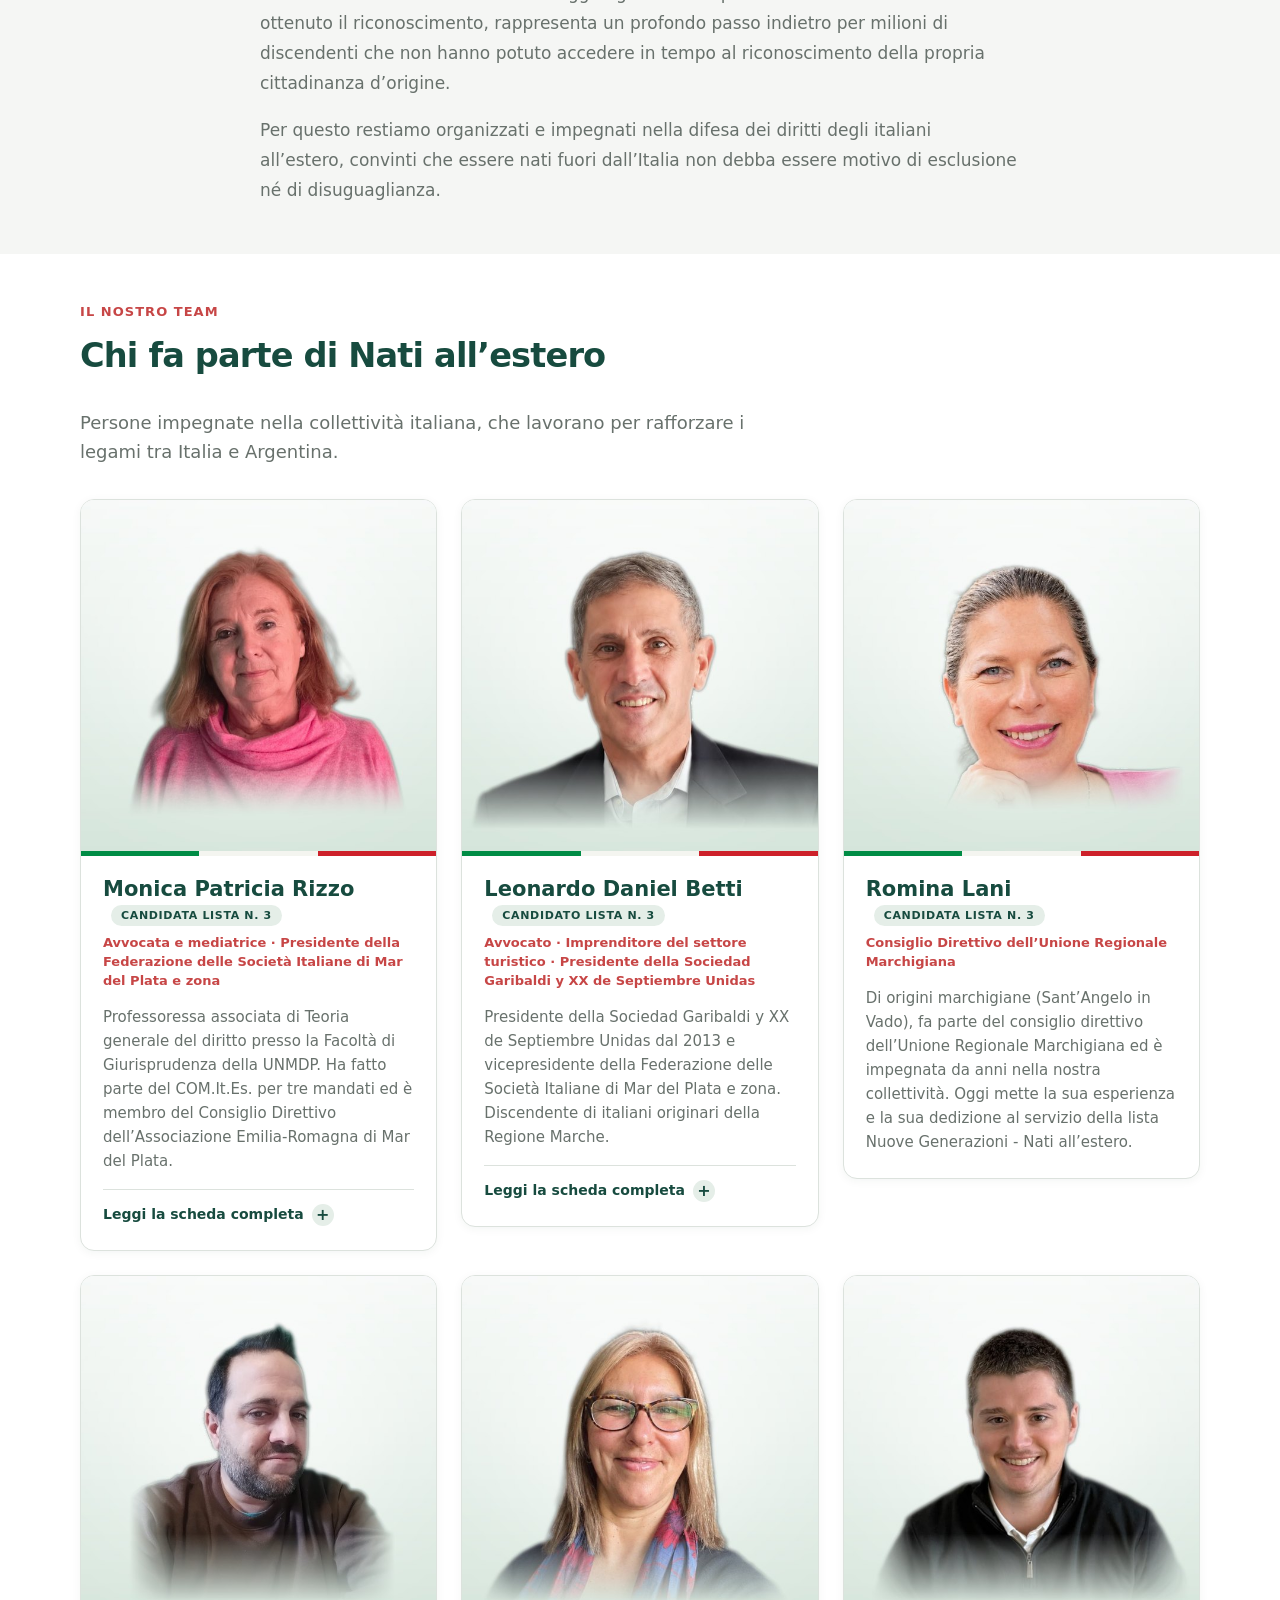
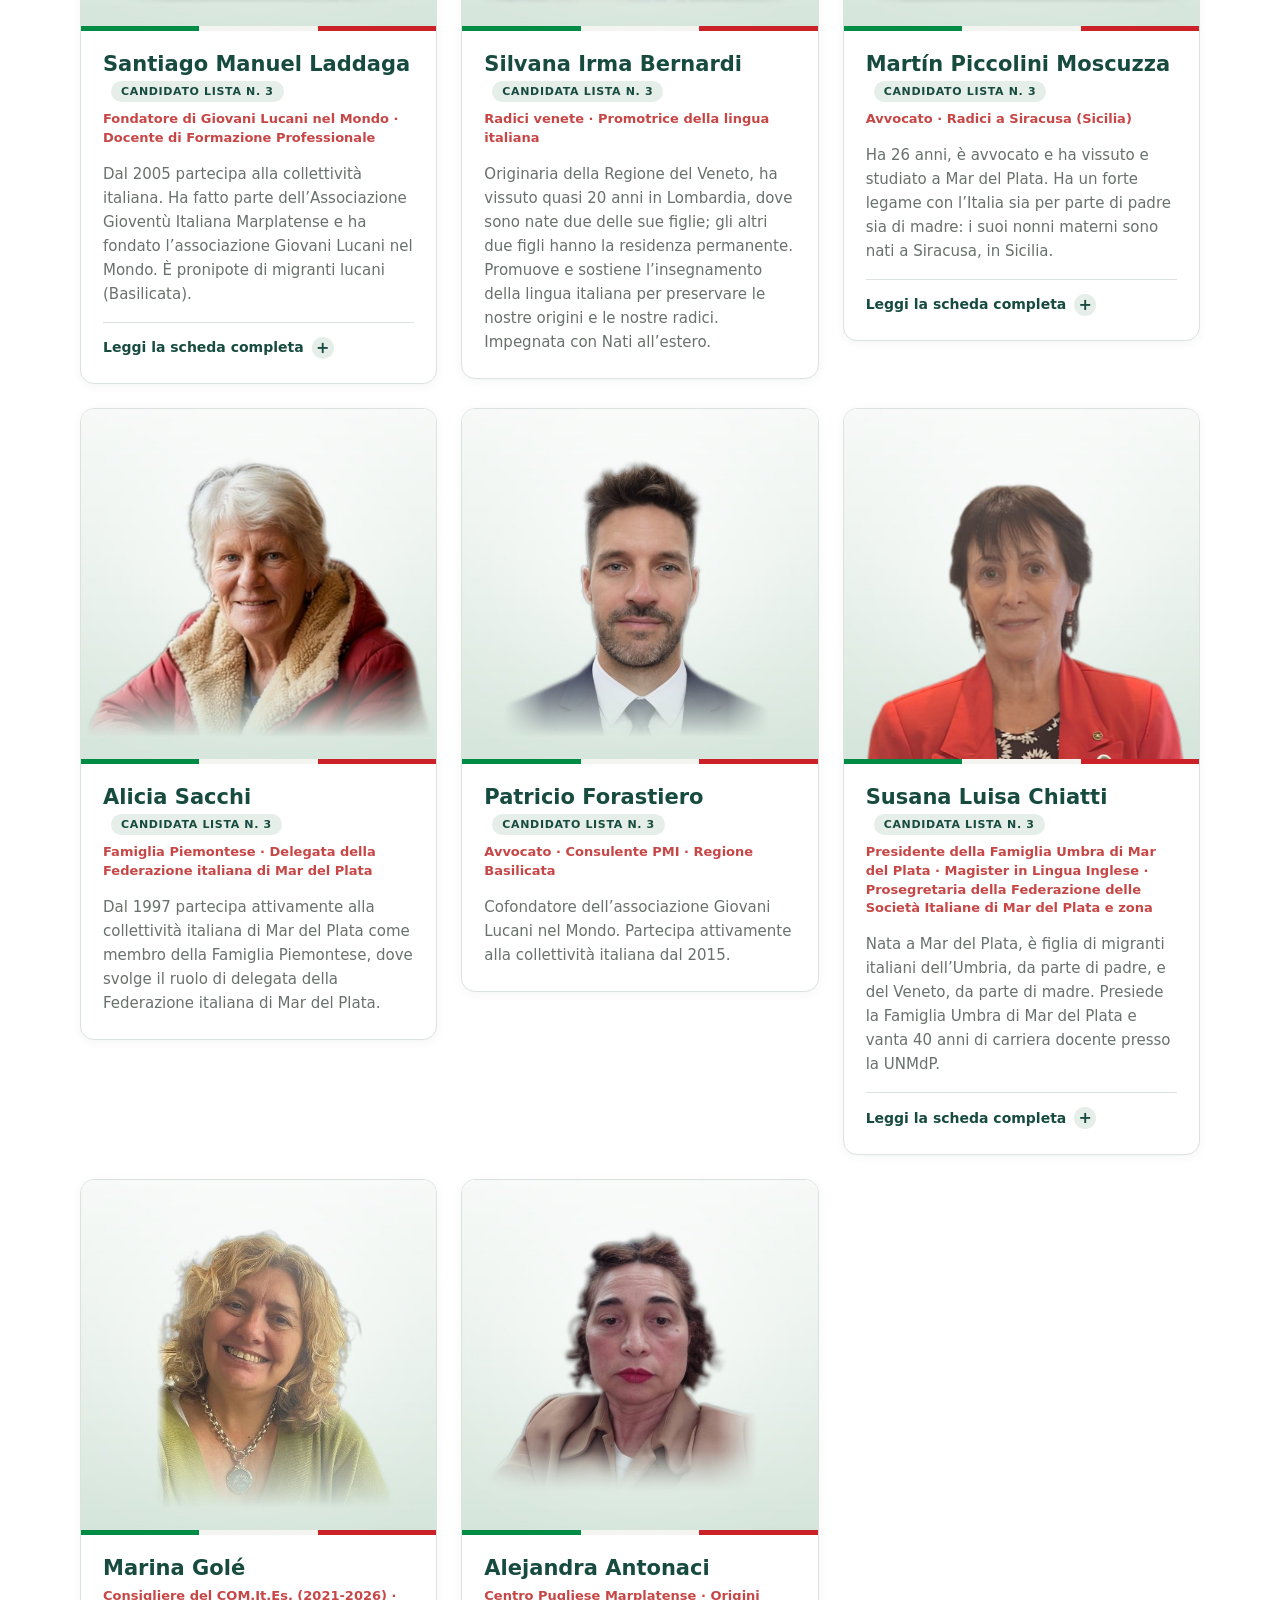
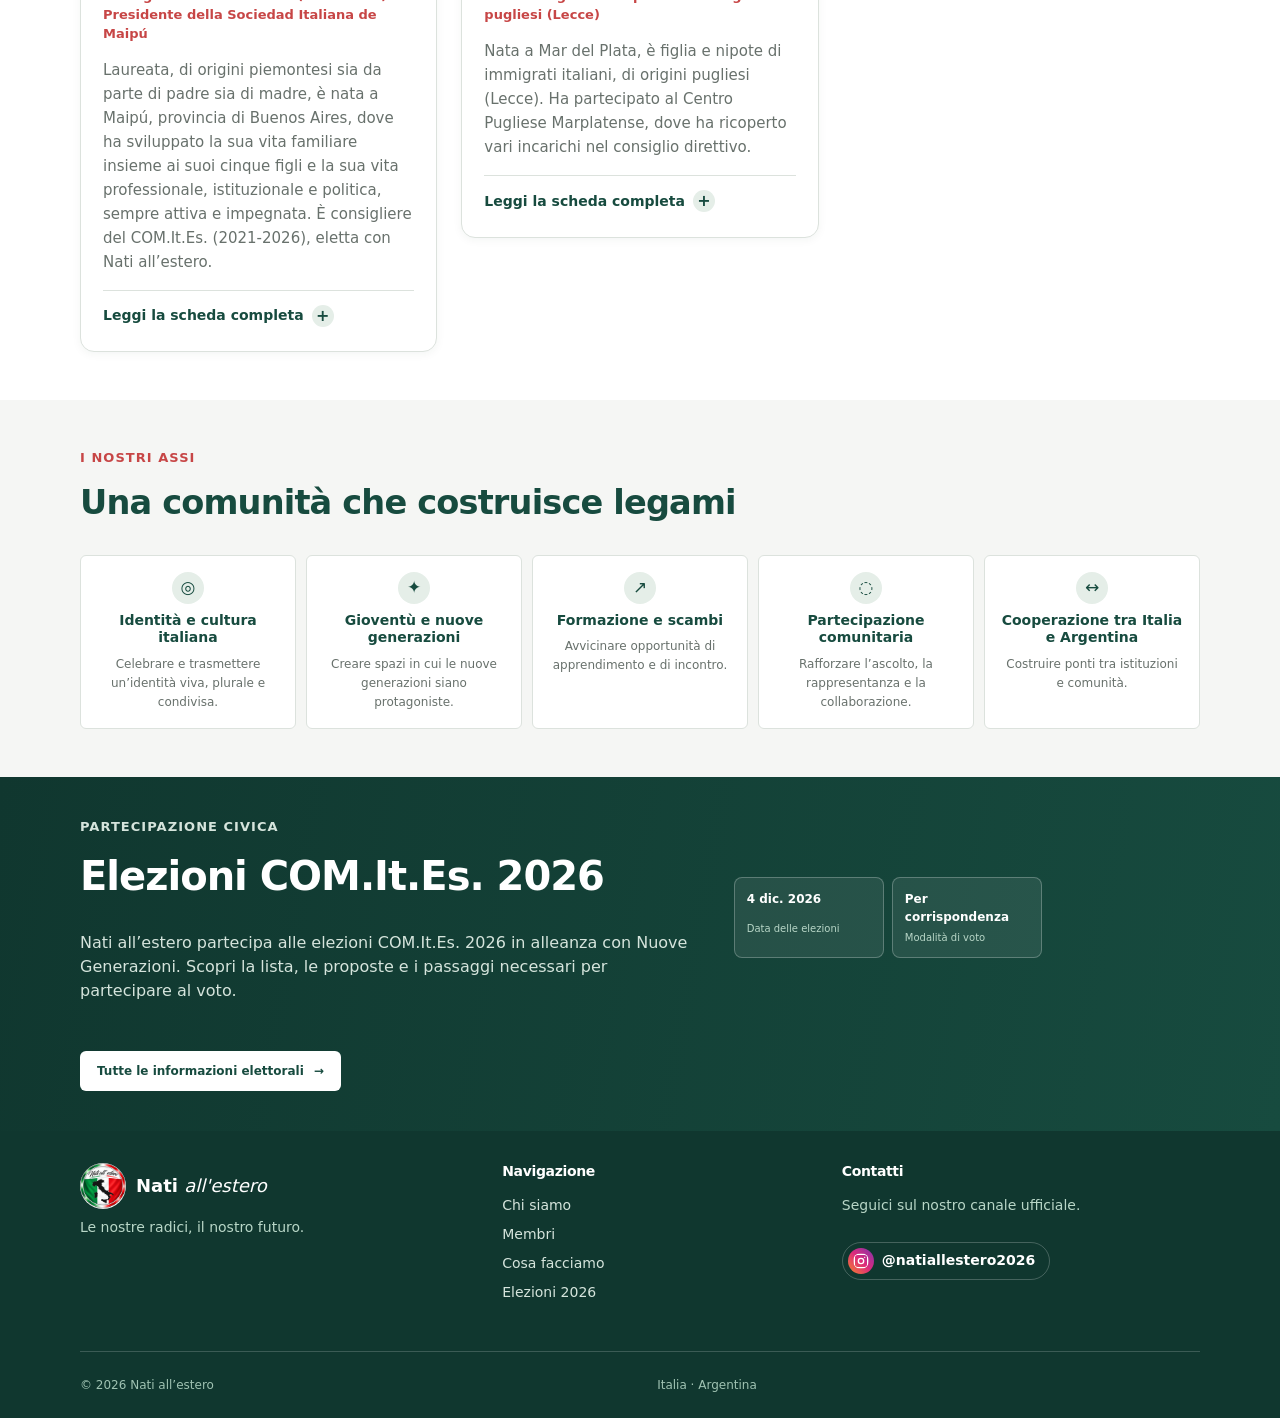
<file: it/index.html>
<!doctype html>
<html lang="it">
<head>
  <meta charset="utf-8">
  <meta name="viewport" content="width=device-width, initial-scale=1">
  <title>Nati all'estero | Le nostre radici, il nostro futuro</title>
  <meta name="description" content="Nati all'estero collega la comunità italiana nata all'estero con l'Italia e l'Argentina.">
  <meta property="og:title" content="Nati all'estero | Le nostre radici, il nostro futuro">
  <meta property="og:description" content="Una comunità che collega Italia e Argentina e costruisce opportunità per le nuove generazioni.">
  <meta property="og:type" content="website">
  <meta property="og:url" content="https://natiallestero.com.ar/it/">
  <meta property="og:site_name" content="Nati all'estero">
  <meta property="og:locale" content="it_IT">
  <meta property="og:image" content="https://natiallestero.com.ar/assets/images/social/og-nati-all-estero.jpg">
  <meta property="og:image:type" content="image/jpeg">
  <meta property="og:image:width" content="1200">
  <meta property="og:image:height" content="630">
  <meta property="og:image:alt" content="Logo di Nati all'estero con il motto Le nostre radici, il nostro futuro">
  <meta name="twitter:card" content="summary_large_image">
  <meta name="twitter:title" content="Nati all'estero | Le nostre radici, il nostro futuro">
  <meta name="twitter:description" content="Una comunità che collega Italia e Argentina e costruisce opportunità per le nuove generazioni.">
  <meta name="twitter:image" content="https://natiallestero.com.ar/assets/images/social/og-nati-all-estero.jpg">
  <link rel="canonical" href="https://natiallestero.com.ar/it/">
  <link rel="alternate" hreflang="es" href="https://natiallestero.com.ar/">
  <link rel="alternate" hreflang="it" href="https://natiallestero.com.ar/it/">
  <link rel="icon" href="../assets/favicon.png" type="image/png">
  <link rel="stylesheet" href="../css/styles.css?v=20261031">
</head>
<body>
  <a class="skip-link" href="#contenido">Vai al contenuto principale</a>
  <header class="site-header">
    <div class="container header-inner">
      <a class="brand" href="index.html" aria-label="Nati all'estero, home">
        <img class="brand-image" src="../assets/images/logo-nati-all-estero.png" alt="Emblema Nati all'estero">
        <span>Nati <em>all'estero</em></span>
      </a>
      <details class="menu">
        <summary aria-label="Apri la navigazione"><span class="menu-icon" aria-hidden="true"></span><span>Menu</span></summary>
        <nav aria-label="Navigazione principale">
          <a href="#quienes-somos">Chi siamo</a>
          <a href="#integrantes">Membri</a>
          <a href="#que-hacemos">Cosa facciamo</a>
          <a class="nav-highlight" href="elecciones-comites-2026.html">Elezioni COM.It.Es. 2026</a>
          <a href="#contacto">Contatti</a>
        <a class="lang-switch" href="../index.html" hreflang="es" lang="es">Español</a></nav>
      </details>
    </div>
  </header>

  <main id="contenido">
    <section class="hero-v2 hero-v2-home">
      <div class="hero-v2-media"><img src="../assets/images/hero-inicio-foto.jpg" alt="Giovani abbracciati con la bandiera italiana davanti al Colosseo, sotto una mappa che unisce l'Argentina e l'Italia" width="928" height="764"></div>
      <div class="container hero-v2-inner">
        <div class="hero-v2-copy">
          <img class="hero-v2-logo" src="../assets/images/logo-nati-all-estero.png" alt="Emblema Nati all'estero" width="256" height="256">
          <p class="eyebrow">Comunità italiana all'estero</p>
          <h1>Le nostre radici, <span>il nostro futuro</span></h1>
          <span class="hero-v2-flag" aria-hidden="true"></span>
          <p class="lead">Una comunità che collega Italia e Argentina, mantiene vive le proprie radici e costruisce opportunità per le nuove generazioni.</p>
          <div class="button-row">
            <a class="button button-primary" href="#quienes-somos">Scopri Nati all’estero <span aria-hidden="true">→</span></a>
            <a class="button button-secondary" href="elecciones-comites-2026.html">Elezioni COM.It.Es. 2026 <span aria-hidden="true">→</span></a>
          </div>
        </div>
      </div>
    </section>

    <section class="section section-soft" id="quienes-somos">
      <div class="container narrow">
        <p class="eyebrow">La nostra comunità</p>
        <h2>Chi siamo?</h2>
        <div class="about-text">
          <p class="section-intro">Nati all’estero è un gruppo formato da discendenti di emigrati italiani residenti all’estero che, nella circoscrizione consolare dell’America del Sud, rappresentano circa il 90 % dell’elettorato.</p>
          <p>Fino a marzo 2025, la legislazione italiana riconosceva il diritto alla cittadinanza <em>iure sanguinis</em> senza limiti generazionali, anche se ottenere tale riconoscimento non era sempre semplice. I costi delle pratiche, le modifiche ai sistemi e le modalità per ottenere gli appuntamenti, così come l’aumento dei requisiti formali, rappresentavano ostacoli importanti per migliaia di discendenti.</p>
          <p>A queste difficoltà si aggiungeva una sensazione condivisa: anche dopo aver ottenuto il riconoscimento della nostra cittadinanza italiana, ci sentivamo spesso considerati «meno italiani» per il solo fatto di essere nati fuori dall’Italia.</p>
          <p>Di fronte a questa realtà, nel 2021, in occasione del rinnovo dei COM.It.Es., abbiamo deciso di organizzarci e di partecipare attivamente alle elezioni. Grazie al sostegno della nostra comunità, siamo riusciti a ottenere un seggio in tale organismo attraverso la nostra rappresentante, Marina Gole.</p>
          <p class="about-mission">Fin dall’inizio la nostra missione è stata chiara: ottenere il pieno riconoscimento dei diritti acquisiti per nascita e recuperare quei diritti di cui milioni di persone sono state private.</p>
          <p>Purtroppo la riforma di marzo 2025, che ha introdotto restrizioni alla trasmissione della cittadinanza italiana e i cui effetti raggiungono anche persone che non avevano ancora ottenuto il riconoscimento, rappresenta un profondo passo indietro per milioni di discendenti che non hanno potuto accedere in tempo al riconoscimento della propria cittadinanza d’origine.</p>
          <p>Per questo restiamo organizzati e impegnati nella difesa dei diritti degli italiani all’estero, convinti che essere nati fuori dall’Italia non debba essere motivo di esclusione né di disuguaglianza.</p>
        </div>
      </div>
    </section>

    <section class="section members-section" id="integrantes">
      <div class="container">
        <p class="eyebrow">Il nostro team</p>
        <h2>Chi fa parte di Nati all’estero</h2>
        <p class="section-intro members-intro">Persone impegnate nella collettività italiana, che lavorano per rafforzare i legami tra Italia e Argentina.</p>
        <div class="members-grid">
          <article class="member-card" id="integrante-monica-rizzo">
            <div class="member-photo"><img src="../assets/images/integrantes/monica-rizzo.jpg" alt="Ritratto di Monica Patricia Rizzo" width="600" height="600" loading="lazy"></div>
            <div class="member-body">
              <h3>Monica Patricia Rizzo <span class="member-badge">Candidata Lista n. 3</span></h3>
              <p class="member-role">Avvocata e mediatrice · Presidente della Federazione delle Società Italiane di Mar del Plata e zona</p>
              <p>Professoressa associata di Teoria generale del diritto presso la Facoltà di Giurisprudenza della UNMDP. Ha fatto parte del COM.It.Es. per tre mandati ed è membro del Consiglio Direttivo dell’Associazione Emilia-Romagna di Mar del Plata.</p>
              <details class="member-more">
                <summary>Leggi la scheda completa</summary>
                <h4>Formazione e docenza</h4>
                <ul>
                  <li>Professoressa associata di Teoria generale del diritto, Facoltà di Giurisprudenza (UNMDP).</li>
                  <li>Membro del corpo docente della Fondazione di Scienze Giuridiche e Sociali dell’Ordine degli Avvocati della Provincia di Buenos Aires (CIJUSO), nel corso di Formazione di base in Mediazione.</li>
                  <li>Specializzazione in Metodi Alternativi di Risoluzione dei Conflitti (UNMDP e Ordine degli Avvocati, 1996).</li>
                  <li>Dottoranda con la tesi “L’ambito di validità della circoscrizione elettorale estero italiana. Analisi dal punto di vista della teoria del diritto”.</li>
                </ul>
                <h4>Radici italiane</h4>
                <ul>
                  <li>Cittadinanza italiana registrata nel Comune di Castelvetro (Modena), Italia.</li>
                  <li>Regioni Emilia-Romagna e Piemonte (Bagnasco, Cuneo).</li>
                </ul>
                <h4>Attività nella collettività italiana</h4>
                <ul>
                  <li>Consultrice della Regione Emilia-Romagna: 1991-2010 (Consulte 3, 4, 5 e 6).</li>
                  <li>Membro del COM.It.Es. nei periodi 1997-2004, 2004-2015 e 2015-2021.</li>
                  <li>Membro del Consiglio Direttivo dell’Associazione Emilia-Romagna Mar del Plata.</li>
                  <li>Presidente della Federazione delle Società Italiane di Mar del Plata e zona.</li>
                </ul>
              </details>
            </div>
          </article>
          <article class="member-card" id="integrante-leonardo-betti">
            <div class="member-photo"><img src="../assets/images/integrantes/leonardo-betti.jpg" alt="Ritratto di Leonardo Daniel Betti" width="600" height="600" loading="lazy"></div>
            <div class="member-body">
              <h3>Leonardo Daniel Betti <span class="member-badge">Candidato Lista n. 3</span></h3>
              <p class="member-role">Avvocato · Imprenditore del settore turistico · Presidente della Sociedad Garibaldi y XX de Septiembre Unidas</p>
              <p>Presidente della Sociedad Garibaldi y XX de Septiembre Unidas dal 2013 e vicepresidente della Federazione delle Società Italiane di Mar del Plata e zona. Discendente di italiani originari della Regione Marche.</p>
              <details class="member-more">
                <summary>Leggi la scheda completa</summary>
                <h4>Attività professionale e imprenditoriale</h4>
                <ul>
                  <li>Proprietario e direttore di una struttura alberghiera a Mar del Plata, con una lunga esperienza nell’amministrazione aziendale, nella gestione dei servizi e nell’attività turistica.</li>
                </ul>
                <h4>Percorso istituzionale</h4>
                <ul>
                  <li>Presidente della Sociedad Garibaldi y XX de Septiembre Unidas dal 2013, istituzione con 142 anni di storia, dedicata a preservare e diffondere la cultura e le tradizioni della collettività.</li>
                  <li>Delegato titolare di tale Società presso la Federazione delle Società Italiane di Mar del Plata e Zona, dove ricopre la carica di vicepresidente e partecipa ad attività di rappresentanza e di rafforzamento istituzionale.</li>
                </ul>
                <h4>Origini e legame con la collettività</h4>
                <ul>
                  <li>Discendente di italiani originari della Regione Marche, partecipa attivamente alla vita istituzionale della collettività di Mar del Plata e contribuisce alla conservazione delle sue radici culturali e delle sue tradizioni.</li>
                </ul>
              </details>
            </div>
          </article>
          <article class="member-card" id="integrante-romina-lani">
            <div class="member-photo"><img src="../assets/images/integrantes/romina-lani.jpg" alt="Ritratto di Romina Lani" width="600" height="600" loading="lazy"></div>
            <div class="member-body">
              <h3>Romina Lani <span class="member-badge">Candidata Lista n. 3</span></h3>
              <p class="member-role">Consiglio Direttivo dell’Unione Regionale Marchigiana</p>
              <p>Di origini marchigiane (Sant’Angelo in Vado), fa parte del consiglio direttivo dell’Unione Regionale Marchigiana ed è impegnata da anni nella nostra collettività. Oggi mette la sua esperienza e la sua dedizione al servizio della lista Nuove Generazioni - Nati all’estero.</p>
            </div>
          </article>
          <article class="member-card" id="integrante-santiago-laddaga">
            <div class="member-photo"><img src="../assets/images/integrantes/santiago-laddaga.jpg" alt="Ritratto di Santiago Manuel Laddaga" width="600" height="600" loading="lazy"></div>
            <div class="member-body">
              <h3>Santiago Manuel Laddaga <span class="member-badge">Candidato Lista n. 3</span></h3>
              <p class="member-role">Fondatore di Giovani Lucani nel Mondo · Docente di Formazione Professionale</p>
              <p>Dal 2005 partecipa alla collettività italiana. Ha fatto parte dell’Associazione Gioventù Italiana Marplatense e ha fondato l’associazione Giovani Lucani nel Mondo. È pronipote di migranti lucani (Basilicata).</p>
              <details class="member-more">
                <summary>Leggi la scheda completa</summary>
                <h4>Formazione e lavoro</h4>
                <ul>
                  <li>Docente di Formazione Professionale.</li>
                  <li>Consulente tecnico per progetti di economia sociale e sviluppo software.</li>
                  <li>Tecnico in Economia Sociale e Assistente in Programmazione e Sviluppo Web.</li>
                </ul>
                <h4>Attività nella collettività italiana</h4>
                <ul>
                  <li>Partecipa alla collettività italiana dal 2005.</li>
                  <li>Ha fatto parte dell’Associazione Gioventù Italiana Marplatense.</li>
                  <li>Fondatore dell’associazione Giovani Lucani nel Mondo.</li>
                </ul>
                <h4>Radici italiane</h4>
                <ul>
                  <li>Pronipote di migranti lucani (Basilicata).</li>
                </ul>
              </details>
            </div>
          </article>
          <article class="member-card" id="integrante-silvana-bernardi">
            <div class="member-photo"><img src="../assets/images/integrantes/silvana-bernardi.jpg" alt="Ritratto di Silvana Irma Bernardi" width="600" height="600" loading="lazy"></div>
            <div class="member-body">
              <h3>Silvana Irma Bernardi <span class="member-badge">Candidata Lista n. 3</span></h3>
              <p class="member-role">Radici venete · Promotrice della lingua italiana</p>
              <p>Originaria della Regione del Veneto, ha vissuto quasi 20 anni in Lombardia, dove sono nate due delle sue figlie; gli altri due figli hanno la residenza permanente. Promuove e sostiene l’insegnamento della lingua italiana per preservare le nostre origini e le nostre radici. Impegnata con Nati all’estero.</p>
            </div>
          </article>
          <article class="member-card" id="integrante-martin-piccolini-moscuzza">
            <div class="member-photo"><img src="../assets/images/integrantes/martin-piccolini-moscuzza.jpg" alt="Ritratto di Martín Piccolini Moscuzza" width="600" height="600" loading="lazy"></div>
            <div class="member-body">
              <h3>Martín Piccolini Moscuzza <span class="member-badge">Candidato Lista n. 3</span></h3>
              <p class="member-role">Avvocato · Radici a Siracusa (Sicilia)</p>
              <p>Ha 26 anni, è avvocato e ha vissuto e studiato a Mar del Plata. Ha un forte legame con l’Italia sia per parte di padre sia di madre: i suoi nonni materni sono nati a Siracusa, in Sicilia.</p>
              <details class="member-more">
                <summary>Leggi la scheda completa</summary>
                <h4>Radici italiane</h4>
                <p>I suoi nonni materni sono nati a Siracusa, in Sicilia. Entrambi sono cresciuti e si sono conosciuti lì, per poi emigrare in Argentina, dove hanno formato una bellissima famiglia.</p>
                <h4>Chi è</h4>
                <p>Si considera una persona semplice e onesta, che si appoggia molto alla famiglia e agli amici.</p>
                <h4>Il suo obiettivo</h4>
                <p>Sostenere le idee di rafforzamento della comunità italiana in Argentina, facendo valere i diritti già acquisiti grazie allo sforzo delle generazioni passate.</p>
              </details>
            </div>
          </article>
          <article class="member-card" id="integrante-alicia-sacchi">
            <div class="member-photo"><img src="../assets/images/integrantes/alicia-sacchi.jpg" alt="Ritratto di Alicia Sacchi" width="600" height="600" loading="lazy"></div>
            <div class="member-body">
              <h3>Alicia Sacchi <span class="member-badge">Candidata Lista n. 3</span></h3>
              <p class="member-role">Famiglia Piemontese · Delegata della Federazione italiana di Mar del Plata</p>
              <p>Dal 1997 partecipa attivamente alla collettività italiana di Mar del Plata come membro della Famiglia Piemontese, dove svolge il ruolo di delegata della Federazione italiana di Mar del Plata.</p>
            </div>
          </article>
          <article class="member-card" id="integrante-patricio-forastiero">
            <div class="member-photo"><img src="../assets/images/integrantes/patricio-forastiero.jpg" alt="Ritratto di Patricio Forastiero" width="600" height="600" loading="lazy"></div>
            <div class="member-body">
              <h3>Patricio Forastiero <span class="member-badge">Candidato Lista n. 3</span></h3>
              <p class="member-role">Avvocato · Consulente PMI · Regione Basilicata</p>
              <p>Cofondatore dell’associazione Giovani Lucani nel Mondo. Partecipa attivamente alla collettività italiana dal 2015.</p>
            </div>
          </article>
          <article class="member-card" id="integrante-susana-chiatti">
            <div class="member-photo"><img src="../assets/images/integrantes/susana-chiatti.jpg" alt="Ritratto di Susana Luisa Chiatti" width="600" height="600" loading="lazy"></div>
            <div class="member-body">
              <h3>Susana Luisa Chiatti <span class="member-badge">Candidata Lista n. 3</span></h3>
              <p class="member-role">Presidente della Famiglia Umbra di Mar del Plata · Magister in Lingua Inglese · Prosegretaria della Federazione delle Società Italiane di Mar del Plata e zona</p>
              <p>Nata a Mar del Plata, è figlia di migranti italiani dell’Umbria, da parte di padre, e del Veneto, da parte di madre. Presiede la Famiglia Umbra di Mar del Plata e vanta 40 anni di carriera docente presso la UNMdP.</p>
              <details class="member-more">
                <summary>Leggi la scheda completa</summary>
                <h4>Percorso nella collettività italiana</h4>
                <ul>
                  <li>Presidente della Famiglia Umbra di Mar del Plata, istituzione a cui partecipa da 25 anni e in cui ha ricoperto vari incarichi, tra cui la presidenza e la vicepresidenza.</li>
                  <li>Delegata titolare regionale presso il CRUE (Consiglio Regionale degli Umbri all’Estero), Umbria, Italia, periodo 2026-2028.</li>
                  <li>Da oltre 15 anni rappresenta la Famiglia Umbra presso la Federazione delle Società Italiane di Mar del Plata e Zona, dove attualmente è prosegretaria.</li>
                  <li>Delegata titolare presso il Foro de Colectividades Mar del Plata-Batán.</li>
                  <li>Fa parte del Movimento Lega Donne Italiane.</li>
                </ul>
                <h4>Formazione accademica e percorso professionale</h4>
                <ul>
                  <li>Magister in Lingua Inglese.</li>
                  <li>40 anni di carriera docente presso l’Universidad Nacional de Mar del Plata (UNMdP), dove ha raggiunto il ruolo di professoressa ordinaria a tempo pieno, tramite concorsi per titoli ed esami, nelle facoltà di Lettere e Scienze Umane, Scienze Esatte e Naturali, e Scienze della Salute e Servizio Sociale.</li>
                  <li>Direttrice del Dipartimento di Lingue Moderne della Facoltà di Lettere e Scienze Umane, autrice e coautrice di diversi libri e partecipante a progetti di ricerca. Attualmente continua a svolgere attività di ricerca presso la UNMdP.</li>
                  <li>Fondatrice del Colegio Nacional Dr. Arturo Illia, dove ha partecipato alla creazione delle materie Inglese Generale e Comprensione di Testi in Inglese, e dove ha lavorato per oltre 11 anni.</li>
                  <li>Per 22 anni, professoressa specializzata in Inglese Tecnico nell’area di Pesca e Navigazione della Escuela Nacional de Pesca Comandante Luis Piedrabuena, dipendente dalla Marina Argentina, incarico ottenuto per concorso.</li>
                  <li>Per 12 anni ha insegnato Inglese Tecnico a medici specializzandi e di reparto di tutte le specialità presso l’Hospital Privado de Comunidad, tramite il suo Dipartimento di Docenza e Ricerca.</li>
                </ul>
                <h4>Partecipazione istituzionale</h4>
                <ul>
                  <li>Membro attivo dell’Asociación Civil de Mujeres Universitarias y Graduadas de Mar del Plata (ACMUyG MdP).</li>
                  <li>Fa parte del Consiglio Direttivo del Rotary Club Puerto Mar del Plata, dove coordina progetti culturali.</li>
                </ul>
                <p class="member-closing">Il suo percorso unisce l’impegno nella collettività italiana, l’insegnamento universitario, la ricerca e la partecipazione istituzionale, promuovendo la cultura, la solidarietà e il rafforzamento dei legami comunitari.</p>
              </details>
            </div>
          </article>
          <article class="member-card" id="integrante-marina-gole">
            <div class="member-photo"><img src="../assets/images/integrantes/marina-gole.jpg" alt="Ritratto di Marina Golé" width="600" height="600" loading="lazy"></div>
            <div class="member-body">
              <h3>Marina Golé</h3>
              <p class="member-role">Consigliere del COM.It.Es. (2021-2026) · Presidente della Sociedad Italiana de Maipú</p>
              <p>Laureata, di origini piemontesi sia da parte di padre sia di madre, è nata a Maipú, provincia di Buenos Aires, dove ha sviluppato la sua vita familiare insieme ai suoi cinque figli e la sua vita professionale, istituzionale e politica, sempre attiva e impegnata. È consigliere del COM.It.Es. (2021-2026), eletta con Nati all’estero.</p>
              <details class="member-more">
                <summary>Leggi la scheda completa</summary>
                <h4>Collettività italiana</h4>
                <ul>
                  <li>Consigliere del COM.It.Es. (2021-2026), eletta con Nati all’estero.</li>
                  <li>Presidente della Sociedad Italiana de Maipú (dal 2019 a oggi).</li>
                  <li>Coordinatrice del Progetto Lingua Italiana e docente a Maipú (1997-2018).</li>
                  <li>Ha partecipato con i gruppi di lingua ai Giochi della Gioventù tra il 2005 e il 2018 e, per 10 anni, è stata rappresentante di Maipú nei tornei selettivi in Italia.</li>
                  <li>Fondatrice e dirigente del Gruppo Giovanile San Francesco d’Assisi (1999-2006).</li>
                </ul>
                <h4>Incarichi pubblici</h4>
                <ul>
                  <li>Consigliera comunale di Maipú (2007-2015 e dal 2025 a oggi).</li>
                  <li>Segretaria di Cultura, Istruzione e Turismo del Comune di Maipú (2015-2024).</li>
                </ul>
                <h4>Cultura e istruzione</h4>
                <ul>
                  <li>Coordinatrice dell’Espacio INCAA Maipú (dal 2011 a oggi).</li>
                  <li>Presidente di Amigos de la Cultura Maipú (dal 2025 a oggi).</li>
                  <li>Professoressa presso l’Instituto Pbro. Mauro Golé (1998-2016).</li>
                  <li>Coordinatrice dell’Universidad Siglo XXI a Maipú (2017-2022).</li>
                </ul>
              </details>
            </div>
          </article>
          <article class="member-card" id="integrante-alejandra-antonaci">
            <div class="member-photo"><img src="../assets/images/integrantes/alejandra-antonaci.jpg" alt="Ritratto di Alejandra Antonaci" width="600" height="600" loading="lazy"></div>
            <div class="member-body">
              <h3>Alejandra Antonaci</h3>
              <p class="member-role">Centro Pugliese Marplatense · Origini pugliesi (Lecce)</p>
              <p>Nata a Mar del Plata, è figlia e nipote di immigrati italiani, di origini pugliesi (Lecce). Ha partecipato al Centro Pugliese Marplatense, dove ha ricoperto vari incarichi nel consiglio direttivo.</p>
              <details class="member-more">
                <summary>Leggi la scheda completa</summary>
                <h4>Percorso nella collettività</h4>
                <ul>
                  <li>Ha partecipato al Centro Pugliese Marplatense, ricoprendo vari incarichi nel consiglio direttivo.</li>
                  <li>Ha fatto parte del Movimiento Juventud Italo-Argentino.</li>
                  <li>Ha partecipato ai Pre-Congressi e ai Congressi della Gioventù Italo-Argentina di FEDITALIA.</li>
                  <li>Ha partecipato a Eniames.</li>
                </ul>
                <h4>Radici italiane</h4>
                <ul>
                  <li>Nata a Mar del Plata, di origini pugliesi (Lecce).</li>
                  <li>Figlia e nipote di immigrati italiani.</li>
                </ul>
              </details>
            </div>
          </article>
        </div>
      </div>
    </section>

    <section class="section" id="que-hacemos">
      <div class="container">
        <p class="eyebrow">I nostri assi</p>
        <h2>Una comunità che costruisce legami</h2>
        <div class="card-grid five">
          <article class="info-card"><span class="card-icon">◎</span><h3>Identità e cultura italiana</h3><p>Celebrare e trasmettere un’identità viva, plurale e condivisa.</p></article>
          <article class="info-card"><span class="card-icon">✦</span><h3>Gioventù e nuove generazioni</h3><p>Creare spazi in cui le nuove generazioni siano protagoniste.</p></article>
          <article class="info-card"><span class="card-icon">↗</span><h3>Formazione e scambi</h3><p>Avvicinare opportunità di apprendimento e di incontro.</p></article>
          <article class="info-card"><span class="card-icon">◌</span><h3>Partecipazione comunitaria</h3><p>Rafforzare l’ascolto, la rappresentanza e la collaborazione.</p></article>
          <article class="info-card"><span class="card-icon">↔</span><h3>Cooperazione tra Italia e Argentina</h3><p>Costruire ponti tra istituzioni e comunità.</p></article>
        </div>
      </div>
    </section>

    <section class="election-banner">
      <div class="container election-banner-inner">
        <div><p class="eyebrow eyebrow-light">Partecipazione civica</p><h2>Elezioni COM.It.Es. 2026</h2><p>Nati all’estero partecipa alle elezioni COM.It.Es. 2026 in alleanza con Nuove Generazioni. Scopri la lista, le proposte e i passaggi necessari per partecipare al voto.</p></div>
        <div class="date-list"><div><strong>4 dic. 2026</strong><span>Data delle elezioni</span></div><div><strong>Per corrispondenza</strong><span>Modalità di voto</span></div></div>
        <a class="button button-light" href="elecciones-comites-2026.html">Tutte le informazioni elettorali <span aria-hidden="true">→</span></a>
      </div>
    </section>
  </main>

  <footer class="site-footer" id="contacto">
    <div class="container footer-grid">
      <div><a class="brand brand-footer" href="index.html"><img class="brand-image" src="../assets/images/logo-nati-all-estero.png" alt="Emblema Nati all'estero"><span>Nati <em>all'estero</em></span></a><p>Le nostre radici, il nostro futuro.</p></div>
      <div><h2 class="footer-title">Navigazione</h2><a href="#quienes-somos">Chi siamo</a><a href="#integrantes">Membri</a><a href="#que-hacemos">Cosa facciamo</a><a href="elecciones-comites-2026.html">Elezioni 2026</a></div>
      <div><h2 class="footer-title">Contatti</h2><p>Seguici sul nostro canale ufficiale.</p><a class="social-link" href="https://www.instagram.com/natiallestero2026/" target="_blank" rel="noopener noreferrer" aria-label="Instagram di Nati all’estero (si apre in una nuova scheda)"><svg viewBox="0 0 24 24" aria-hidden="true" fill="none" stroke="currentColor" stroke-width="2" stroke-linecap="round" stroke-linejoin="round"><rect x="2" y="2" width="20" height="20" rx="5"/><circle cx="12" cy="12" r="4"/><circle cx="17.5" cy="6.5" r="1" fill="currentColor" stroke="none"/></svg><span>@natiallestero2026</span></a></div>
    </div>
    <div class="container footer-bottom"><span>© 2026 Nati all’estero</span><span>Italia <span aria-hidden="true">·</span> Argentina</span><span id="visit-counter" data-label="Visite: " aria-live="polite"></span></div>
  </footer>
  <script src="../js/menu.js"></script>
  <script src="../js/contador.js?v=20261031b"></script>
</body>
</html>
</file>
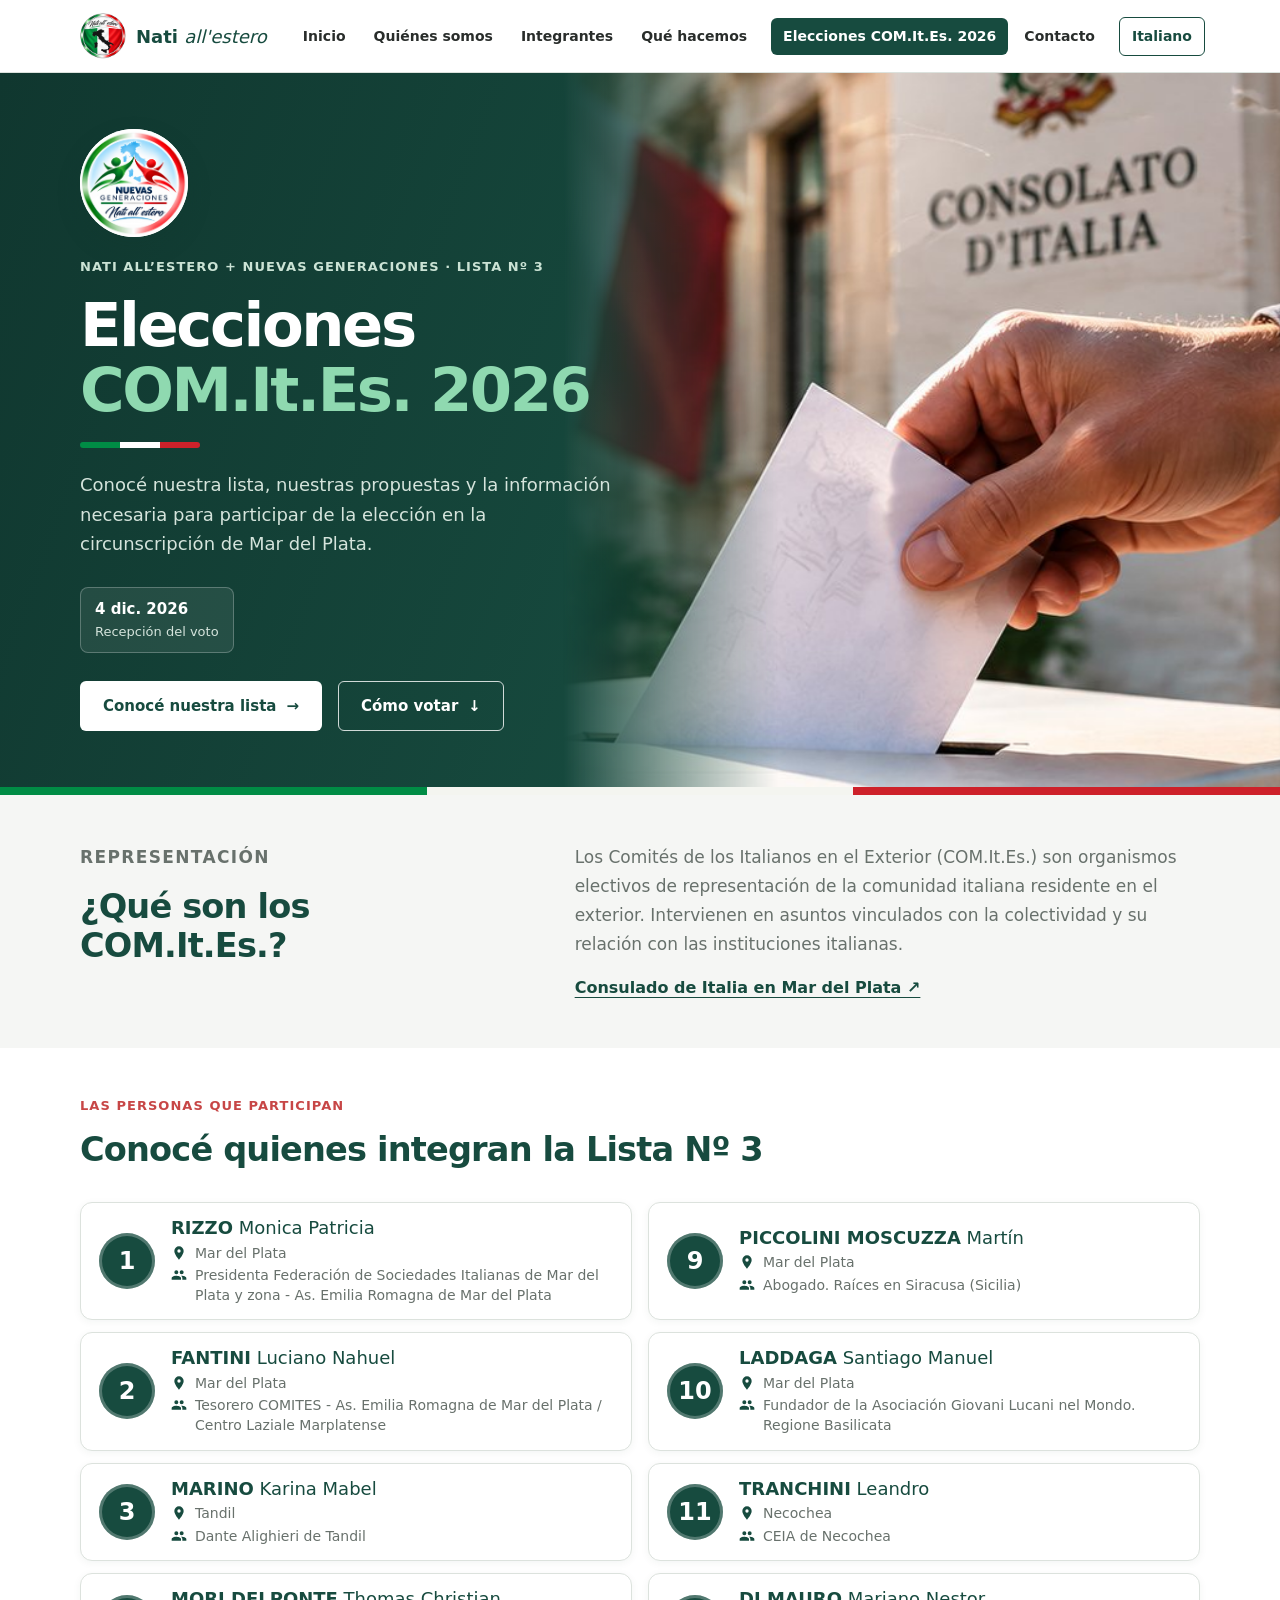
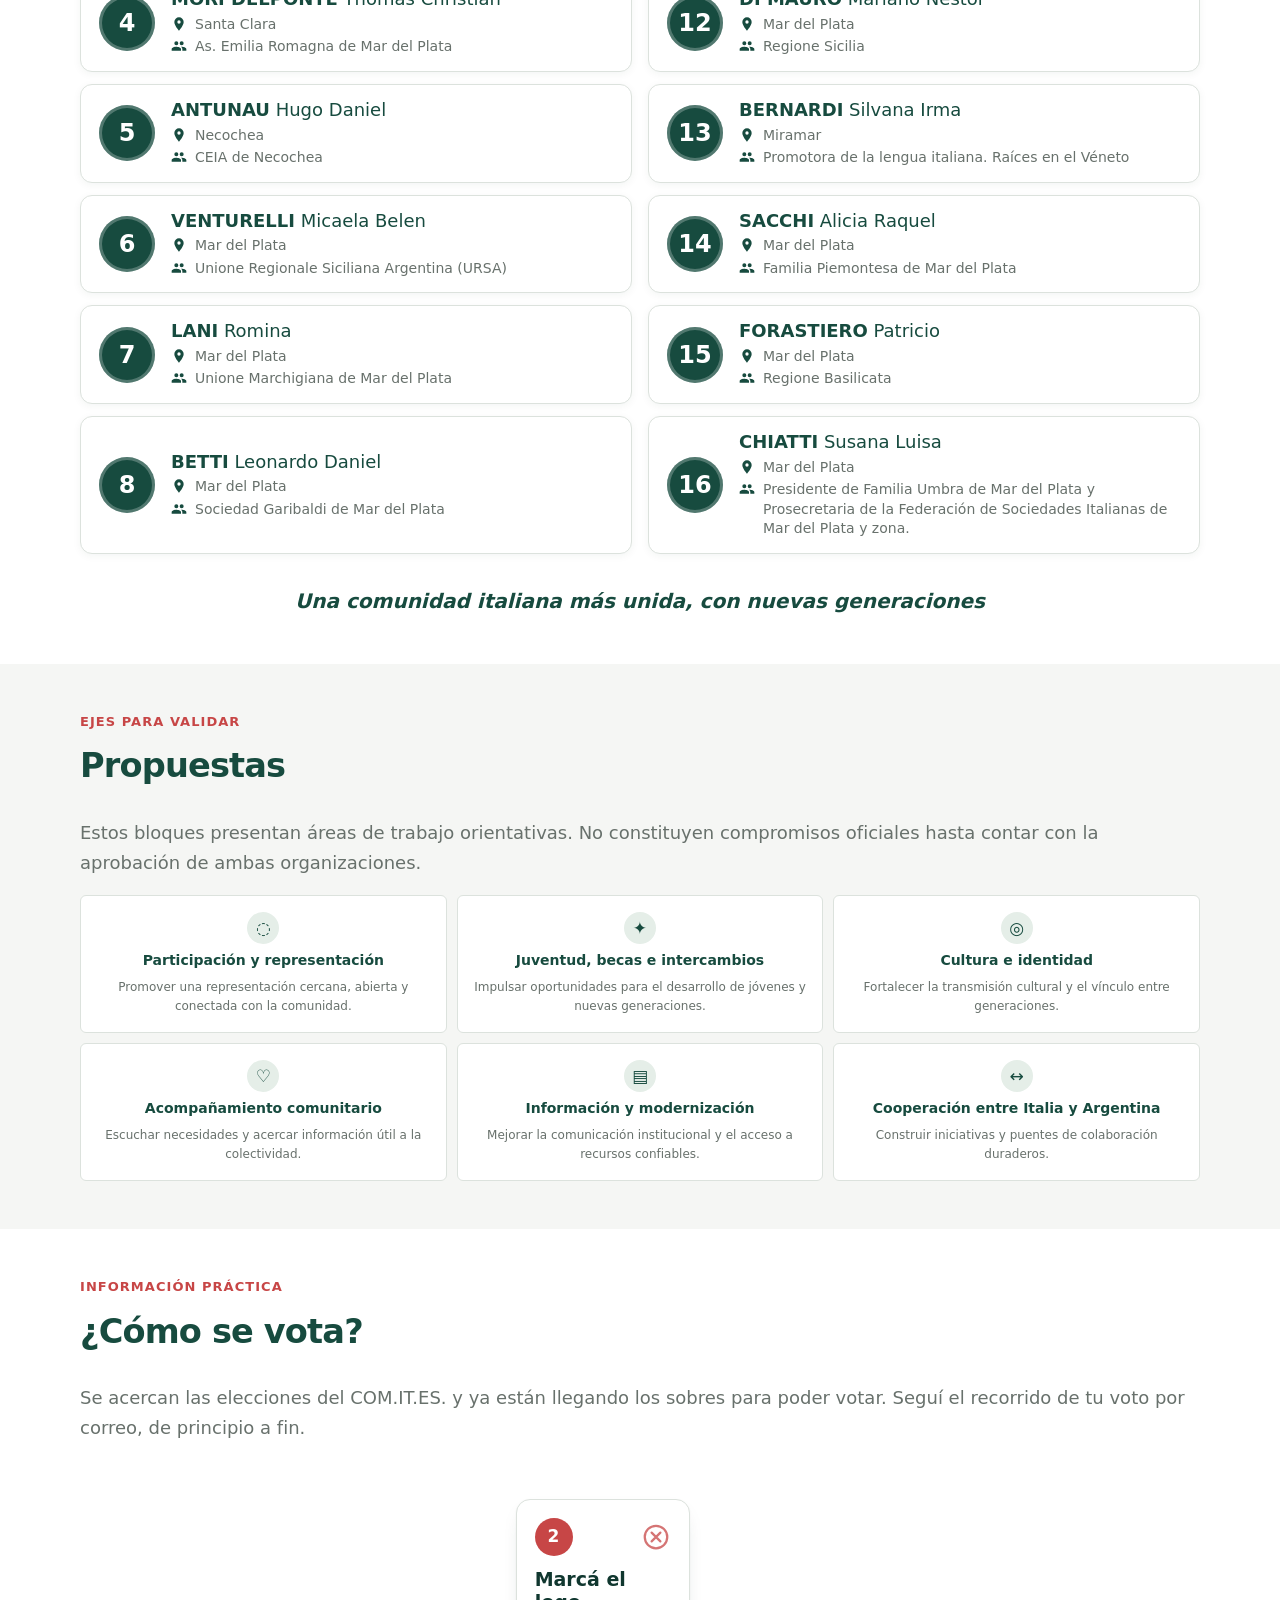
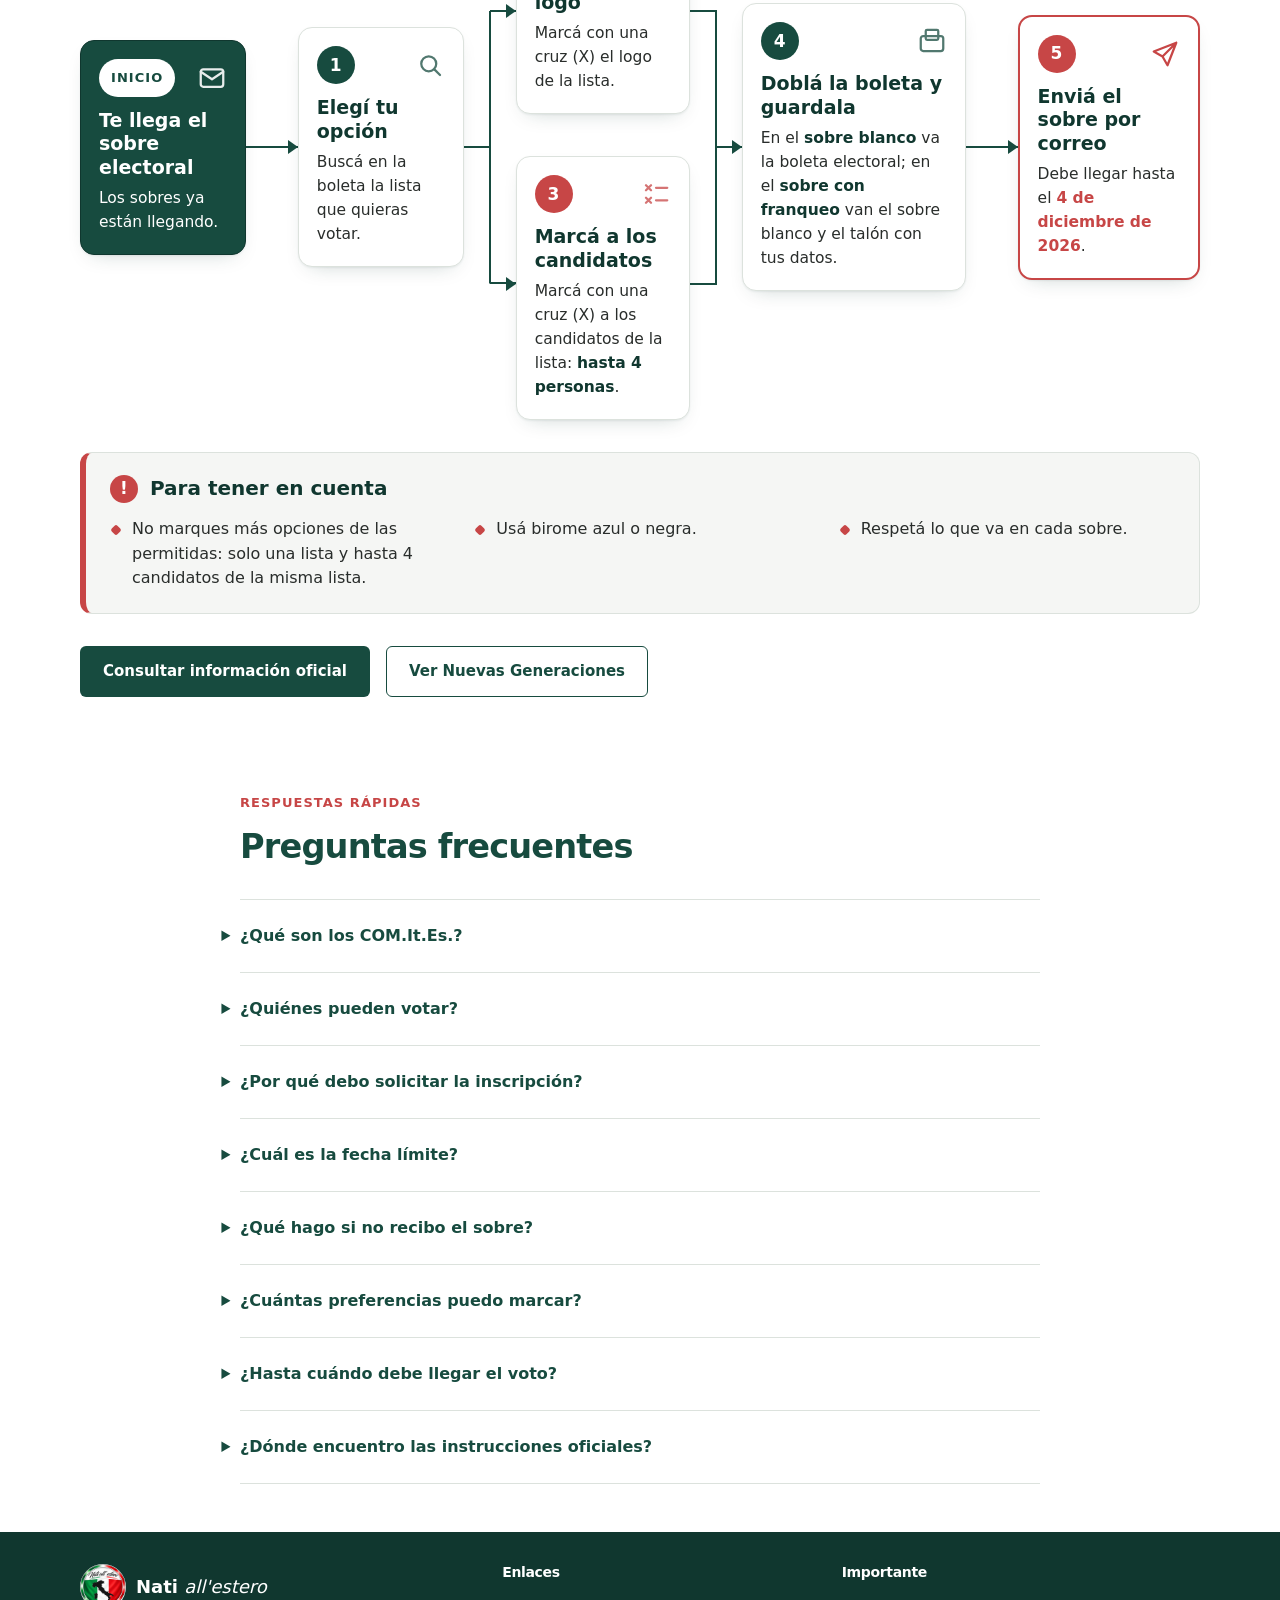
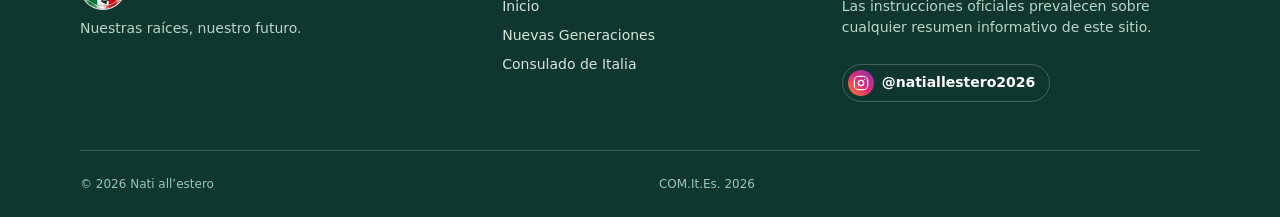
<file: elecciones-comites-2026.html>
<!doctype html>
<html lang="es">
<head>
  <meta charset="utf-8">
  <meta name="viewport" content="width=device-width, initial-scale=1">
  <title>Elecciones COM.It.Es. 2026 | Nati all'estero</title>
  <meta name="description" content="Información electoral, propuestas y pasos para participar de las elecciones COM.It.Es. 2026.">
  <meta property="og:title" content="Elecciones COM.It.Es. 2026 | Nati all'estero">
  <meta property="og:description" content="Nati all'estero + Nuevas Generaciones. Información para participar de la elección.">
  <meta property="og:type" content="website">
  <meta property="og:url" content="https://natiallestero.com.ar/elecciones-comites-2026.html">
  <meta property="og:site_name" content="Nati all'estero">
  <meta property="og:locale" content="es_AR">
  <meta property="og:image" content="https://natiallestero.com.ar/assets/images/social/og-elecciones-2026.jpg">
  <meta property="og:image:type" content="image/jpeg">
  <meta property="og:image:width" content="1200">
  <meta property="og:image:height" content="630">
  <meta property="og:image:alt" content="Logo de Nuevas Generaciones y Nati all'estero con el texto Elecciones COM.It.Es. 2026">
  <meta name="twitter:card" content="summary_large_image">
  <meta name="twitter:title" content="Elecciones COM.It.Es. 2026 | Nati all'estero">
  <meta name="twitter:description" content="Nati all'estero + Nuevas Generaciones. Información para participar de la elección.">
  <meta name="twitter:image" content="https://natiallestero.com.ar/assets/images/social/og-elecciones-2026.jpg">
  <link rel="canonical" href="https://natiallestero.com.ar/elecciones-comites-2026.html">
  <link rel="alternate" hreflang="es" href="https://natiallestero.com.ar/elecciones-comites-2026.html">
  <link rel="alternate" hreflang="it" href="https://natiallestero.com.ar/it/elecciones-comites-2026.html">
  <link rel="icon" href="assets/favicon.png" type="image/png">
  <link rel="stylesheet" href="css/styles.css?v=20261112">
</head>
<body>
  <a class="skip-link" href="#contenido">Ir al contenido principal</a>
  <header class="site-header">
    <div class="container header-inner">
      <a class="brand" href="index.html" aria-label="Nati all'estero, inicio"><img class="brand-image" src="assets/images/logo-nati-all-estero.png" alt="Emblema Nati all'estero"><span>Nati <em>all'estero</em></span></a>
      <details class="menu"><summary aria-label="Abrir navegación"><span class="menu-icon" aria-hidden="true"></span><span>Menú</span></summary><nav aria-label="Navegación principal"><a href="index.html">Inicio</a><a href="index.html#quienes-somos">Quiénes somos</a><a href="index.html#integrantes">Integrantes</a><a href="index.html#que-hacemos">Qué hacemos</a><a class="nav-highlight" href="elecciones-comites-2026.html" aria-current="page">Elecciones COM.It.Es. 2026</a><a href="#contacto">Contacto</a><a class="lang-switch" href="it/elecciones-comites-2026.html" hreflang="it" lang="it">Italiano</a></nav></details>
    </div>
  </header>

  <main id="contenido">
    <section class="hero-v2 hero-v2-election">
      <div class="hero-v2-media"><img src="assets/images/hero-elecciones-foto.jpg" alt="Mano depositando un voto en una urna frente al Consulado de Italia" width="858" height="580"></div>
      <div class="container hero-v2-inner">
        <div class="hero-v2-copy">
          <img class="hero-v2-logo" src="assets/images/logo-nuevas-generaciones-nati.png" alt="Emblema de Nuevas Generaciones y Nati all'estero" width="455" height="457">
          <p class="eyebrow">Nati all’estero + Nuevas Generaciones · Lista Nº 3</p>
          <h1>Elecciones <span>COM.It.Es. 2026</span></h1>
          <span class="hero-v2-flag" aria-hidden="true"></span>
          <p class="lead">Conocé nuestra lista, nuestras propuestas y la información necesaria para participar de la elección en la circunscripción de Mar del Plata.</p>
          <div class="hero-v2-dates"><span><strong>4 dic. 2026</strong> Recepción del voto</span></div>
          <div class="button-row">
            <a class="button button-light" href="#candidatos">Conocé nuestra lista <span aria-hidden="true">→</span></a>
            <a class="button button-outline-light" href="#como-inscribirse">Cómo votar <span aria-hidden="true">↓</span></a>
          </div>
        </div>
      </div>
    </section>

    <section class="section" id="que-son">
      <div class="container two-columns">
        <div><p class="eyebrow">Representación</p><h2>¿Qué son los COM.It.Es.?</h2></div>
        <div><p>Los Comités de los Italianos en el Exterior (COM.It.Es.) son organismos electivos de representación de la comunidad italiana residente en el exterior. Intervienen en asuntos vinculados con la colectividad y su relación con las instituciones italianas.</p><a class="text-link" href="https://consmardelplata.esteri.it/it/" target="_blank" rel="noopener noreferrer">Consulado de Italia en Mar del Plata <span aria-hidden="true">↗</span></a></div>
      </div>
    </section>

    <section class="section section-soft" id="candidatos">
      <div class="container">
        <p class="eyebrow">Las personas que participan</p><h2>Conocé quienes integran la Lista Nº 3</h2>
        <ol class="candidate-list" aria-label="Candidatos de la Lista Nº 3 Nuevas Generaciones - Nati all’estero">
          <li class="candidate candidate-linked" style="--row: 1; --col: 1">
            <a class="candidate-link" href="index.html#integrante-monica-rizzo">
              <span class="candidate-number">1</span>
              <div>
                <p class="candidate-name"><strong>RIZZO</strong> Monica Patricia</p>
                <p class="candidate-place"><span class="visually-hidden">Localidad: </span>Mar del Plata</p>
                <p class="candidate-org"><span class="visually-hidden">Institución: </span>Presidenta Federación de Sociedades Italianas de Mar del Plata y zona - As. Emilia Romagna de Mar del Plata</p>
              </div>
            </a>
          </li>
          <li class="candidate" style="--row: 2; --col: 1">
            <span class="candidate-number">2</span>
            <div>
              <p class="candidate-name"><strong>FANTINI</strong> Luciano Nahuel</p>
              <p class="candidate-place"><span class="visually-hidden">Localidad: </span>Mar del Plata</p>
              <p class="candidate-org"><span class="visually-hidden">Institución: </span>Tesorero COMITES - As. Emilia Romagna de Mar del Plata / Centro Laziale Marplatense</p>
            </div>
          </li>
          <li class="candidate" style="--row: 3; --col: 1">
            <span class="candidate-number">3</span>
            <div>
              <p class="candidate-name"><strong>MARINO</strong> Karina Mabel</p>
              <p class="candidate-place"><span class="visually-hidden">Localidad: </span>Tandil</p>
              <p class="candidate-org"><span class="visually-hidden">Institución: </span>Dante Alighieri de Tandil</p>
            </div>
          </li>
          <li class="candidate" style="--row: 4; --col: 1">
            <span class="candidate-number">4</span>
            <div>
              <p class="candidate-name"><strong>MORI DELPONTE</strong> Thomas Christian</p>
              <p class="candidate-place"><span class="visually-hidden">Localidad: </span>Santa Clara</p>
              <p class="candidate-org"><span class="visually-hidden">Institución: </span>As. Emilia Romagna de Mar del Plata</p>
            </div>
          </li>
          <li class="candidate" style="--row: 5; --col: 1">
            <span class="candidate-number">5</span>
            <div>
              <p class="candidate-name"><strong>ANTUNAU</strong> Hugo Daniel</p>
              <p class="candidate-place"><span class="visually-hidden">Localidad: </span>Necochea</p>
              <p class="candidate-org"><span class="visually-hidden">Institución: </span>CEIA de Necochea</p>
            </div>
          </li>
          <li class="candidate" style="--row: 6; --col: 1">
            <span class="candidate-number">6</span>
            <div>
              <p class="candidate-name"><strong>VENTURELLI</strong> Micaela Belen</p>
              <p class="candidate-place"><span class="visually-hidden">Localidad: </span>Mar del Plata</p>
              <p class="candidate-org"><span class="visually-hidden">Institución: </span>Unione Regionale Siciliana Argentina (URSA)</p>
            </div>
          </li>
          <li class="candidate candidate-linked" style="--row: 7; --col: 1">
            <a class="candidate-link" href="index.html#integrante-romina-lani">
              <span class="candidate-number">7</span>
              <div>
                <p class="candidate-name"><strong>LANI</strong> Romina</p>
                <p class="candidate-place"><span class="visually-hidden">Localidad: </span>Mar del Plata</p>
                <p class="candidate-org"><span class="visually-hidden">Institución: </span>Unione Marchigiana de Mar del Plata</p>
              </div>
            </a>
          </li>
          <li class="candidate candidate-linked" style="--row: 8; --col: 1">
            <a class="candidate-link" href="index.html#integrante-leonardo-betti">
              <span class="candidate-number">8</span>
              <div>
                <p class="candidate-name"><strong>BETTI</strong> Leonardo Daniel</p>
                <p class="candidate-place"><span class="visually-hidden">Localidad: </span>Mar del Plata</p>
                <p class="candidate-org"><span class="visually-hidden">Institución: </span>Sociedad Garibaldi de Mar del Plata</p>
              </div>
            </a>
          </li>
          <li class="candidate candidate-linked" style="--row: 1; --col: 2">
            <a class="candidate-link" href="index.html#integrante-martin-piccolini-moscuzza">
              <span class="candidate-number">9</span>
              <div>
                <p class="candidate-name"><strong>PICCOLINI MOSCUZZA</strong> Martín</p>
                <p class="candidate-place"><span class="visually-hidden">Localidad: </span>Mar del Plata</p>
                <p class="candidate-org"><span class="visually-hidden">Institución: </span>Abogado. Raíces en Siracusa (Sicilia)</p>
              </div>
            </a>
          </li>
          <li class="candidate candidate-linked" style="--row: 2; --col: 2">
            <a class="candidate-link" href="index.html#integrante-santiago-laddaga">
              <span class="candidate-number">10</span>
              <div>
                <p class="candidate-name"><strong>LADDAGA</strong> Santiago Manuel</p>
                <p class="candidate-place"><span class="visually-hidden">Localidad: </span>Mar del Plata</p>
                <p class="candidate-org"><span class="visually-hidden">Institución: </span>Fundador de la Asociación Giovani Lucani nel Mondo. Regione Basilicata</p>
              </div>
            </a>
          </li>
          <li class="candidate" style="--row: 3; --col: 2">
            <span class="candidate-number">11</span>
            <div>
              <p class="candidate-name"><strong>TRANCHINI</strong> Leandro</p>
              <p class="candidate-place"><span class="visually-hidden">Localidad: </span>Necochea</p>
              <p class="candidate-org"><span class="visually-hidden">Institución: </span>CEIA de Necochea</p>
            </div>
          </li>
          <li class="candidate" style="--row: 4; --col: 2">
            <span class="candidate-number">12</span>
            <div>
              <p class="candidate-name"><strong>DI MAURO</strong> Mariano Nestor</p>
              <p class="candidate-place"><span class="visually-hidden">Localidad: </span>Mar del Plata</p>
              <p class="candidate-org"><span class="visually-hidden">Institución: </span>Regione Sicilia</p>
            </div>
          </li>
          <li class="candidate candidate-linked" style="--row: 5; --col: 2">
            <a class="candidate-link" href="index.html#integrante-silvana-bernardi">
              <span class="candidate-number">13</span>
              <div>
                <p class="candidate-name"><strong>BERNARDI</strong> Silvana Irma</p>
                <p class="candidate-place"><span class="visually-hidden">Localidad: </span>Miramar</p>
                <p class="candidate-org"><span class="visually-hidden">Institución: </span>Promotora de la lengua italiana. Raíces en el Véneto</p>
              </div>
            </a>
          </li>
          <li class="candidate candidate-linked" style="--row: 6; --col: 2">
            <a class="candidate-link" href="index.html#integrante-alicia-sacchi">
              <span class="candidate-number">14</span>
              <div>
                <p class="candidate-name"><strong>SACCHI</strong> Alicia Raquel</p>
                <p class="candidate-place"><span class="visually-hidden">Localidad: </span>Mar del Plata</p>
                <p class="candidate-org"><span class="visually-hidden">Institución: </span>Familia Piemontesa de Mar del Plata</p>
              </div>
            </a>
          </li>
          <li class="candidate candidate-linked" style="--row: 7; --col: 2">
            <a class="candidate-link" href="index.html#integrante-patricio-forastiero">
              <span class="candidate-number">15</span>
              <div>
                <p class="candidate-name"><strong>FORASTIERO</strong> Patricio</p>
                <p class="candidate-place"><span class="visually-hidden">Localidad: </span>Mar del Plata</p>
                <p class="candidate-org"><span class="visually-hidden">Institución: </span>Regione Basilicata</p>
              </div>
            </a>
          </li>
          <li class="candidate candidate-linked" style="--row: 8; --col: 2">
            <a class="candidate-link" href="index.html#integrante-susana-chiatti">
              <span class="candidate-number">16</span>
              <div>
                <p class="candidate-name"><strong>CHIATTI</strong> Susana Luisa</p>
                <p class="candidate-place"><span class="visually-hidden">Localidad: </span>Mar del Plata</p>
                <p class="candidate-org"><span class="visually-hidden">Institución: </span>Presidente de Familia Umbra de Mar del Plata y Prosecretaria de la Federación de Sociedades Italianas de Mar del Plata y zona.</p>
              </div>
            </a>
          </li>
        </ol>
        <p class="candidate-slogan">Una comunidad italiana más unida, con nuevas generaciones</p>
      </div>
    </section>

    <section class="section" id="propuestas">
      <div class="container"><p class="eyebrow">Ejes para validar</p><h2>Propuestas</h2><p class="section-intro">Estos bloques presentan áreas de trabajo orientativas. No constituyen compromisos oficiales hasta contar con la aprobación de ambas organizaciones.</p>
        <div class="card-grid proposals">
          <article class="info-card"><span class="card-icon">◌</span><h3>Participación y representación</h3><p>Promover una representación cercana, abierta y conectada con la comunidad.</p></article>
          <article class="info-card"><span class="card-icon">✦</span><h3>Juventud, becas e intercambios</h3><p>Impulsar oportunidades para el desarrollo de jóvenes y nuevas generaciones.</p></article>
          <article class="info-card"><span class="card-icon">◎</span><h3>Cultura e identidad</h3><p>Fortalecer la transmisión cultural y el vínculo entre generaciones.</p></article>
          <article class="info-card"><span class="card-icon">♡</span><h3>Acompañamiento comunitario</h3><p>Escuchar necesidades y acercar información útil a la colectividad.</p></article>
          <article class="info-card"><span class="card-icon">▤</span><h3>Información y modernización</h3><p>Mejorar la comunicación institucional y el acceso a recursos confiables.</p></article>
          <article class="info-card"><span class="card-icon">↔</span><h3>Cooperación entre Italia y Argentina</h3><p>Construir iniciativas y puentes de colaboración duraderos.</p></article>
        </div>
      </div>
    </section>

    <section class="section registration" id="como-inscribirse">
      <div class="container">
        <p class="eyebrow">Información práctica</p><h2>¿Cómo se vota?</h2>
        <p class="section-intro">Se acercan las elecciones del COM.IT.ES. y ya están llegando los sobres para poder votar. Seguí el recorrido de tu voto por correo, de principio a fin.</p>
        <ol class="flow" aria-label="¿Cómo se vota?"><li class="flow-start"><div class="flow-card"><div class="flow-head"><span class="flow-badge">Inicio</span><svg class="flow-ico" viewBox="0 0 24 24" aria-hidden="true" focusable="false" fill="none" stroke="currentColor" stroke-width="1.8" stroke-linecap="round" stroke-linejoin="round"><rect x="3" y="5" width="18" height="14" rx="2"/><path d="M3 7l9 6 9-6"/></svg></div><h3>Te llega el sobre electoral</h3><p>Los sobres ya están llegando.</p></div></li><li class="flow-step1 flow-fork"><div class="flow-card"><div class="flow-head"><span class="flow-badge">1</span><svg class="flow-ico" viewBox="0 0 24 24" aria-hidden="true" focusable="false" fill="none" stroke="currentColor" stroke-width="1.8" stroke-linecap="round" stroke-linejoin="round"><circle cx="11" cy="11" r="6"/><path d="M20 20l-4.5-4.5"/></svg></div><h3>Elegí tu opción</h3><p>Buscá en la boleta la lista que quieras votar.</p></div></li><li class="flow-step2 flow-merge-a flow-mark"><div class="flow-card"><div class="flow-head"><span class="flow-badge">2</span><svg class="flow-ico" viewBox="0 0 24 24" aria-hidden="true" focusable="false" fill="none" stroke="currentColor" stroke-width="1.8" stroke-linecap="round" stroke-linejoin="round"><circle cx="12" cy="12" r="9"/><path d="M8.5 8.5l7 7M15.5 8.5l-7 7"/></svg></div><h3>Marcá el logo</h3><p>Marcá con una cruz (X) el logo de la lista.</p></div></li><li class="flow-step3 flow-merge-b flow-mark"><div class="flow-card"><div class="flow-head"><span class="flow-badge">3</span><svg class="flow-ico" viewBox="0 0 24 24" aria-hidden="true" focusable="false" fill="none" stroke="currentColor" stroke-width="1.8" stroke-linecap="round" stroke-linejoin="round"><path d="M4 5l4 4M8 5L4 9M4 15l4 4M8 15l-4 4M12 7h9M12 17h9"/></svg></div><h3>Marcá a los candidatos</h3><p>Marcá con una cruz (X) a los candidatos de la lista: <strong>hasta 4 personas</strong>.</p></div></li><li class="flow-step4"><div class="flow-card"><div class="flow-head"><span class="flow-badge">4</span><svg class="flow-ico" viewBox="0 0 24 24" aria-hidden="true" focusable="false" fill="none" stroke="currentColor" stroke-width="1.8" stroke-linecap="round" stroke-linejoin="round"><rect x="3" y="8" width="18" height="12" rx="2"/><rect x="7" y="3" width="10" height="8" rx="1"/></svg></div><h3>Doblá la boleta y guardala</h3><p>En el <strong>sobre blanco</strong> va la boleta electoral; en el <strong>sobre con franqueo</strong> van el sobre blanco y el talón con tus datos.</p></div></li><li class="flow-step5 flow-end"><div class="flow-card"><div class="flow-head"><span class="flow-badge">5</span><svg class="flow-ico" viewBox="0 0 24 24" aria-hidden="true" focusable="false" fill="none" stroke="currentColor" stroke-width="1.8" stroke-linecap="round" stroke-linejoin="round"><path d="M21 3L10 14M21 3l-7 18-4-7-7-4z"/></svg></div><h3>Enviá el sobre por correo</h3><p>Debe llegar hasta el <strong>4 de diciembre de 2026</strong>.</p></div></li></ol><aside class="flow-notes" aria-labelledby="flow-notes-t"><h3 id="flow-notes-t"><span class="flow-notes-mark" aria-hidden="true">!</span>Para tener en cuenta</h3><ul><li>No marques más opciones de las permitidas: solo una lista y hasta 4 candidatos de la misma lista.</li><li>Usá birome azul o negra.</li><li>Respetá lo que va en cada sobre.</li></ul></aside>
        <div class="button-row"><a class="button button-primary" href="https://consmardelplata.esteri.it/it/servizi-consolari-e-visti/servizi-per-il-cittadino-italiano/servizi-elettorali/comites/elezioni-com-it-es-2026-2/come-partecipare-e-modalita-di-espressione-del-voto/" target="_blank" rel="noopener noreferrer">Consultar información oficial</a><a class="button button-secondary" href="https://www.nuevas-generaciones.com.ar/" target="_blank" rel="noopener noreferrer">Ver Nuevas Generaciones</a></div>
      </div>
    </section>

    <section class="section section-soft">
      <div class="container faq"><p class="eyebrow">Respuestas rápidas</p><h2>Preguntas frecuentes</h2>
        <details><summary>¿Qué son los COM.It.Es.?</summary><p>Son organismos electivos que representan a la comunidad italiana residente en el exterior.</p></details>
        <details><summary>¿Quiénes pueden votar?</summary>
          <div class="faq-answer">
            <p>En la circunscripción consular de Mar del Plata podrán votar quienes:</p>
            <ul>
              <li>Sean ciudadanos italianos con derecho a voto.</li>
              <li>Residan en la circunscripción consular correspondiente.</li>
              <li>Estén inscriptos en el AIRE.</li>
              <li>Cumplan con la antigüedad mínima de residencia e inscripción exigida para estas elecciones.</li>
              <li>Hayan solicitado la inscripción en el listado electoral dentro del plazo establecido.</li>
            </ul>
            <p>Se requiere una antigüedad de al menos seis meses en la circunscripción, tomando como referencia la fecha de las elecciones.</p>
            <p class="faq-highlight"><strong>Punto fundamental:</strong> estar inscripto en el AIRE no significa estar inscripto automáticamente en el listado electoral de los COM.It.Es. La inscripción debía solicitarse expresamente dentro del plazo establecido.</p>
          </div>
        </details>
        <details><summary>¿Por qué debo solicitar la inscripción?</summary><p>La solicitud es necesaria para participar mediante el voto por correspondencia, según el procedimiento oficial.</p></details>
        <details><summary>¿Cuál es la fecha límite?</summary><p>El sobre con el voto debe llegar hasta el 4 de diciembre de 2026.</p></details>
        <details><summary>¿Qué hago si no recibo el sobre?</summary><p>Consultá directamente al Consulado de Italia en Mar del Plata con suficiente anticipación.</p></details>
        <details><summary>¿Cuántas preferencias puedo marcar?</summary><p>Podés marcar hasta 4 preferencias de la misma lista.</p></details>
        <details><summary>¿Hasta cuándo debe llegar el voto?</summary><p>El sobre con el voto debe llegar hasta el 4 de diciembre de 2026, según la información publicada.</p></details>
        <details><summary>¿Dónde encuentro las instrucciones oficiales?</summary><p>En el sitio del Consulado de Italia en Mar del Plata, enlazado en esta página.</p></details>
      </div>
    </section>
  </main>

  <footer class="site-footer" id="contacto"><div class="container footer-grid"><div><a class="brand brand-footer" href="index.html"><img class="brand-image" src="assets/images/logo-nati-all-estero.png" alt="Emblema Nati all'estero"><span>Nati <em>all'estero</em></span></a><p>Nuestras raíces, nuestro futuro.</p></div><div><h2 class="footer-title">Enlaces</h2><a href="index.html">Inicio</a><a href="https://www.nuevas-generaciones.com.ar/" target="_blank" rel="noopener noreferrer">Nuevas Generaciones</a><a href="https://consmardelplata.esteri.it/it/" target="_blank" rel="noopener noreferrer">Consulado de Italia</a></div><div><h2 class="footer-title">Importante</h2><p>Las instrucciones oficiales prevalecen sobre cualquier resumen informativo de este sitio.</p><a class="social-link" href="https://www.instagram.com/natiallestero2026/" target="_blank" rel="noopener noreferrer" aria-label="Instagram de Nati all’estero (se abre en una pestaña nueva)"><svg viewBox="0 0 24 24" aria-hidden="true" fill="none" stroke="currentColor" stroke-width="2" stroke-linecap="round" stroke-linejoin="round"><rect x="2" y="2" width="20" height="20" rx="5"/><circle cx="12" cy="12" r="4"/><circle cx="17.5" cy="6.5" r="1" fill="currentColor" stroke="none"/></svg><span>@natiallestero2026</span></a></div></div><div class="container footer-bottom"><span>© 2026 Nati all’estero</span><span>COM.It.Es. 2026</span><span id="visit-counter" aria-live="polite"></span></div></footer>
  <script src="js/menu.js"></script>
  <script src="js/contador.js?v=20261031b"></script>
</body>
</html>
</file>
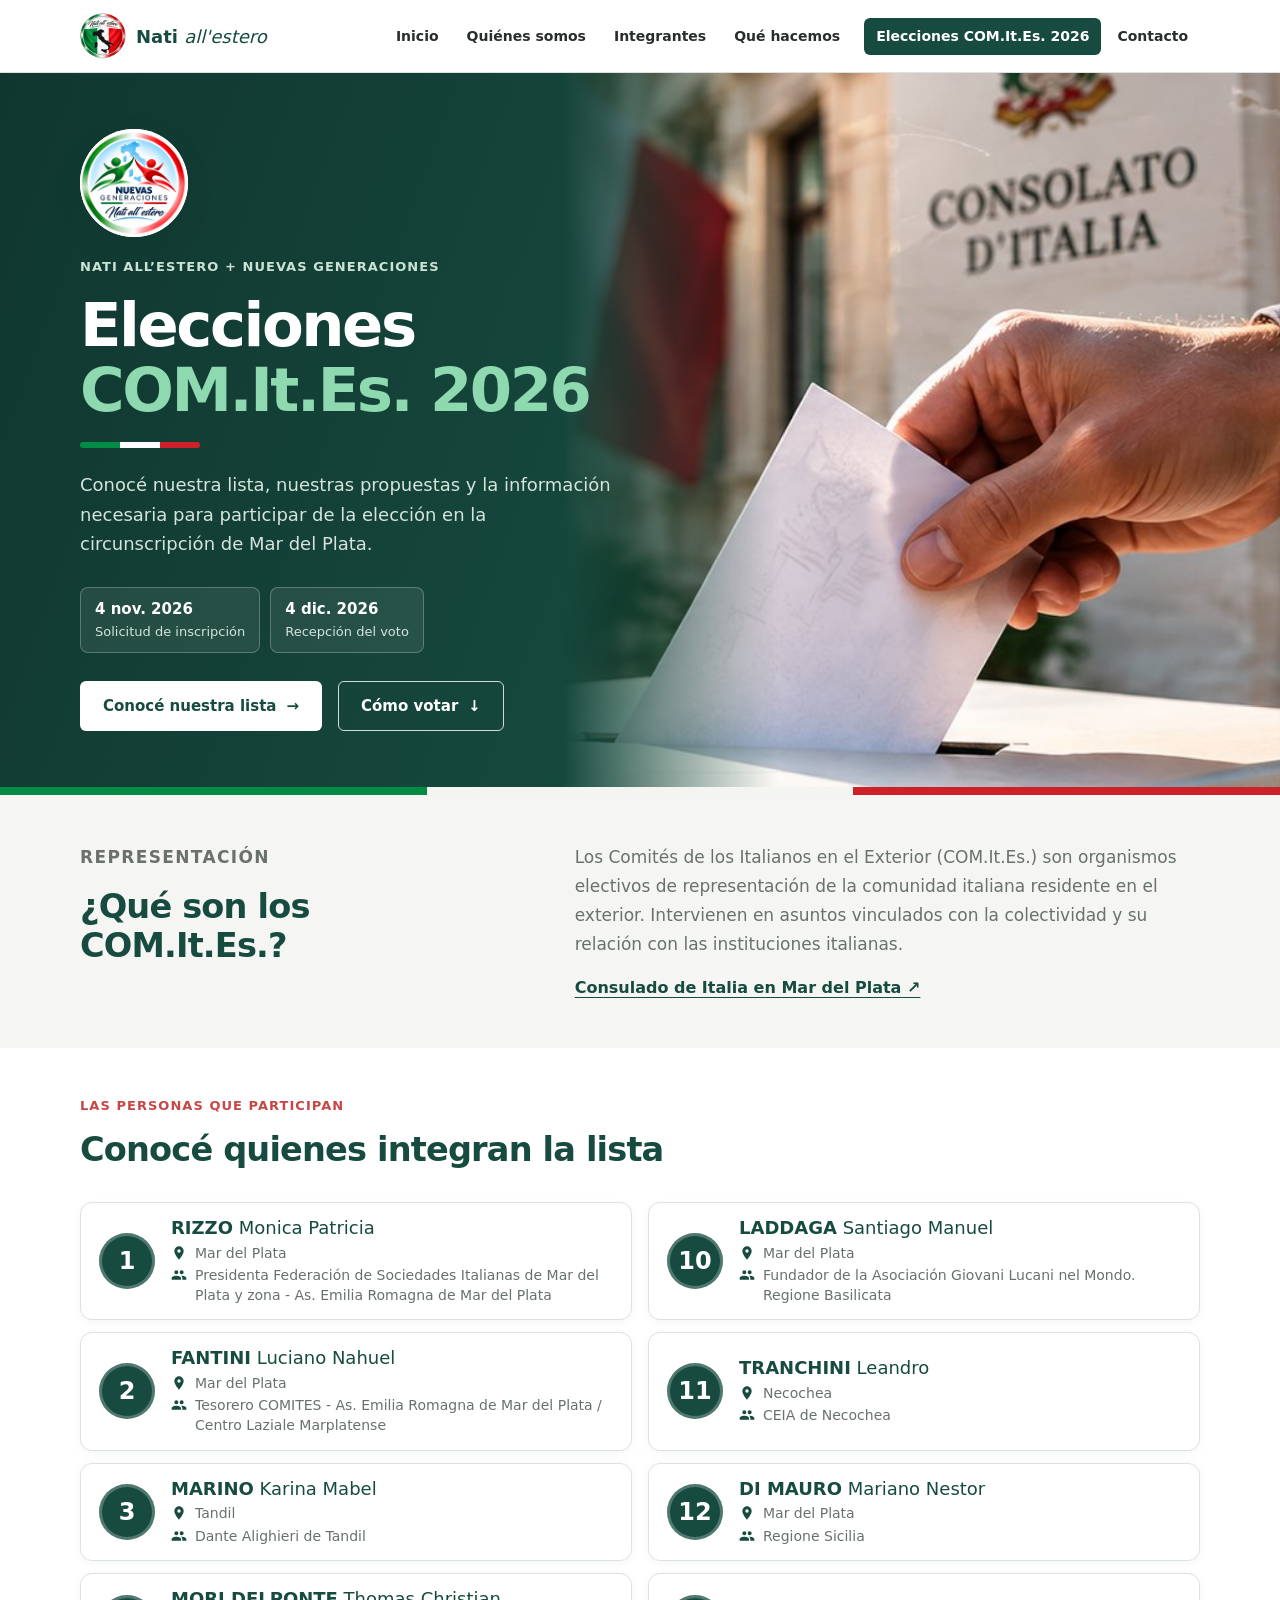
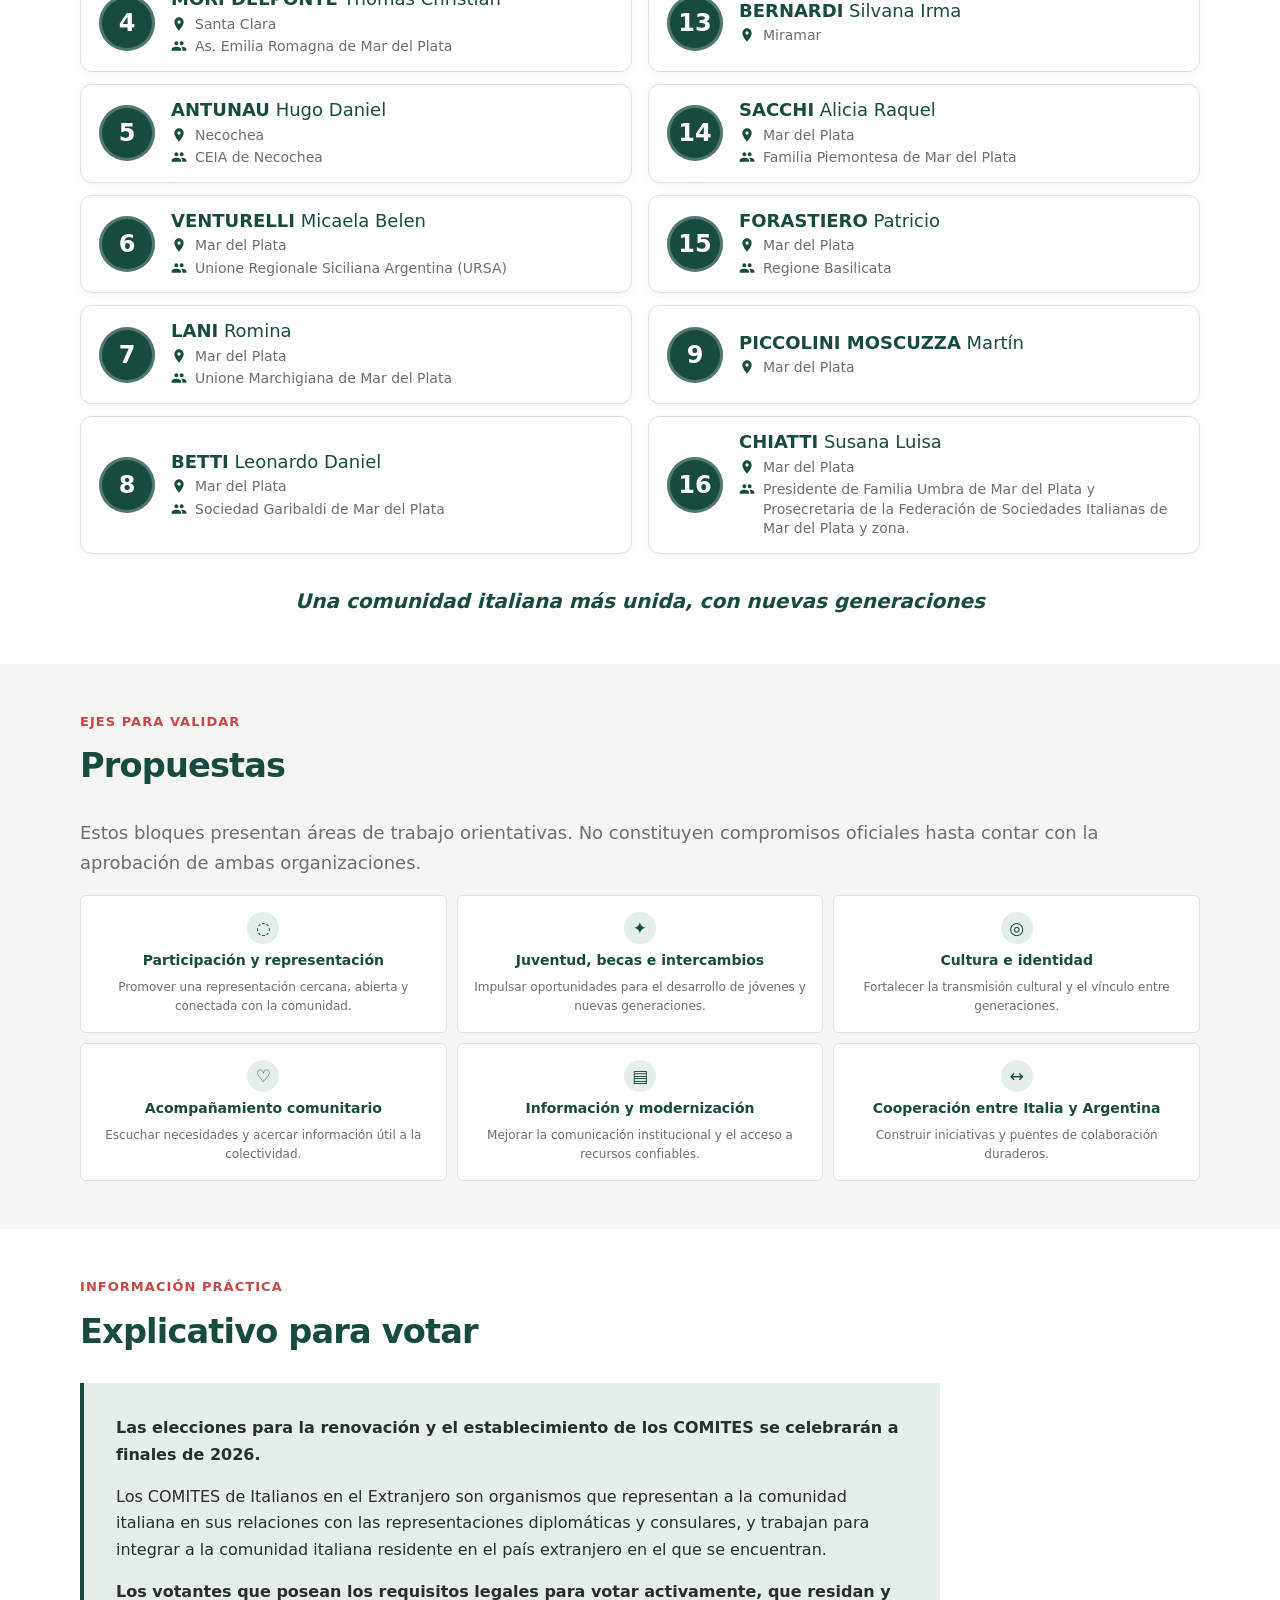
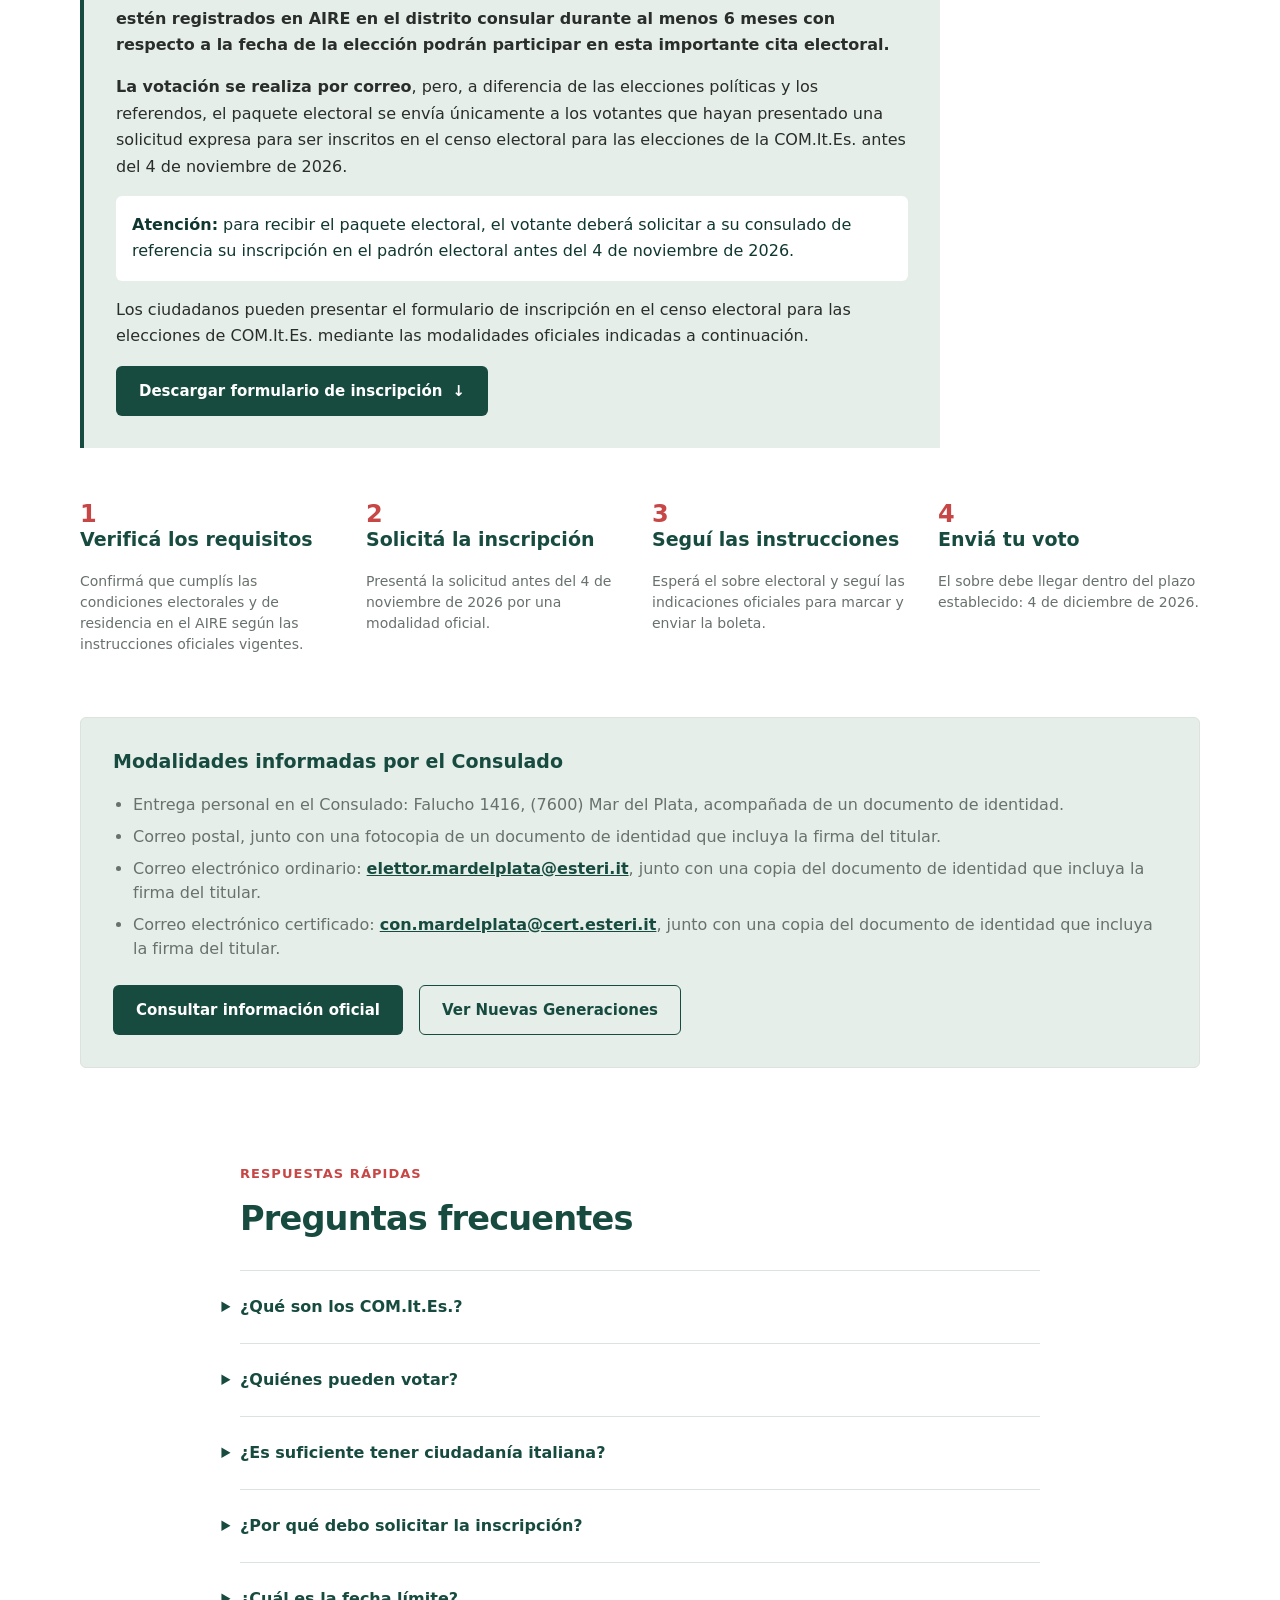
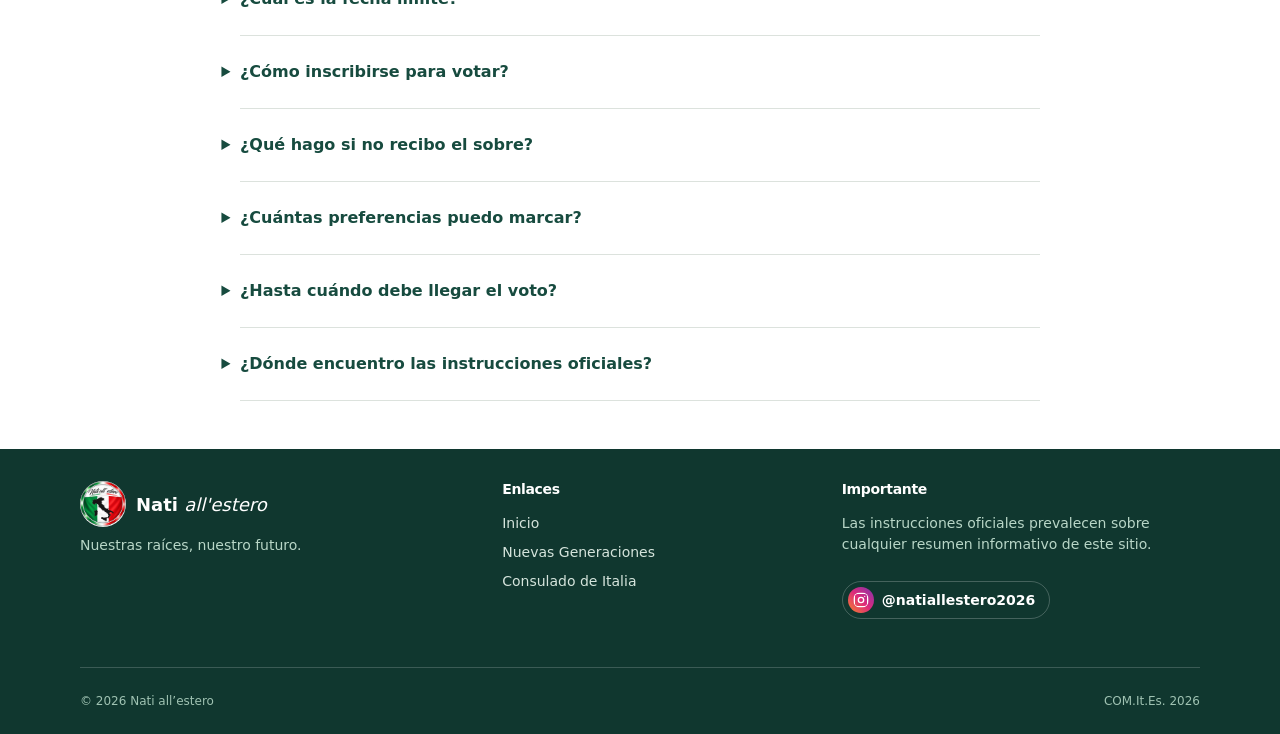
<file: elecciones-commites-2026.html>
<!doctype html>
<html lang="es">
<head>
  <meta charset="utf-8">
  <meta name="viewport" content="width=device-width, initial-scale=1">
  <title>Elecciones COM.It.Es. 2026 | Nati all'estero</title>
  <meta name="description" content="Información electoral, propuestas y pasos para participar de las elecciones COM.It.Es. 2026.">
  <meta property="og:title" content="Elecciones COM.It.Es. 2026 | Nati all'estero">
  <meta property="og:description" content="Nati all'estero + Nuevas Generaciones. Información para participar de la elección.">
  <meta property="og:type" content="website">
  <meta property="og:url" content="https://natiallestero.com.ar/elecciones-commites-2026.html">
  <meta property="og:site_name" content="Nati all'estero">
  <meta property="og:locale" content="es_AR">
  <meta property="og:image" content="https://natiallestero.com.ar/assets/images/social/og-elecciones-2026.jpg">
  <meta property="og:image:type" content="image/jpeg">
  <meta property="og:image:width" content="1200">
  <meta property="og:image:height" content="630">
  <meta property="og:image:alt" content="Logo de Nuevas Generaciones y Nati all'estero con el texto Elecciones COM.It.Es. 2026">
  <meta name="twitter:card" content="summary_large_image">
  <meta name="twitter:title" content="Elecciones COM.It.Es. 2026 | Nati all'estero">
  <meta name="twitter:description" content="Nati all'estero + Nuevas Generaciones. Información para participar de la elección.">
  <meta name="twitter:image" content="https://natiallestero.com.ar/assets/images/social/og-elecciones-2026.jpg">
  <link rel="canonical" href="https://natiallestero.com.ar/elecciones-commites-2026.html">
  <link rel="icon" href="assets/favicon.png" type="image/png">
  <link rel="stylesheet" href="css/styles.css">
</head>
<body>
  <a class="skip-link" href="#contenido">Ir al contenido principal</a>
  <header class="site-header">
    <div class="container header-inner">
      <a class="brand" href="index.html" aria-label="Nati all'estero, inicio"><img class="brand-image" src="assets/images/logo-nati-all-estero.png" alt="Emblema Nati all'estero"><span>Nati <em>all'estero</em></span></a>
      <details class="menu"><summary aria-label="Abrir navegación"><span class="menu-icon" aria-hidden="true"></span><span>Menú</span></summary><nav aria-label="Navegación principal"><a href="index.html">Inicio</a><a href="index.html#quienes-somos">Quiénes somos</a><a href="index.html#integrantes">Integrantes</a><a href="index.html#que-hacemos">Qué hacemos</a><a class="nav-highlight" href="elecciones-commites-2026.html" aria-current="page">Elecciones COM.It.Es. 2026</a><a href="#contacto">Contacto</a></nav></details>
    </div>
  </header>

  <main id="contenido">
    <section class="hero-v2 hero-v2-election">
      <div class="hero-v2-media"><img src="assets/images/hero-elecciones-foto.jpg" alt="Mano depositando un voto en una urna frente al Consulado de Italia" width="858" height="580"></div>
      <div class="container hero-v2-inner">
        <div class="hero-v2-copy">
          <img class="hero-v2-logo" src="assets/images/logo-nuevas-generaciones-nati.png" alt="Emblema de Nuevas Generaciones y Nati all'estero" width="455" height="457">
          <p class="eyebrow">Nati all’estero + Nuevas Generaciones</p>
          <h1>Elecciones <span>COM.It.Es. 2026</span></h1>
          <span class="hero-v2-flag" aria-hidden="true"></span>
          <p class="lead">Conocé nuestra lista, nuestras propuestas y la información necesaria para participar de la elección en la circunscripción de Mar del Plata.</p>
          <div class="hero-v2-dates"><span><strong>4 nov. 2026</strong> Solicitud de inscripción</span><span><strong>4 dic. 2026</strong> Recepción del voto</span></div>
          <div class="button-row">
            <a class="button button-light" href="#candidatos">Conocé nuestra lista <span aria-hidden="true">→</span></a>
            <a class="button button-outline-light" href="#como-inscribirse">Cómo votar <span aria-hidden="true">↓</span></a>
          </div>
        </div>
      </div>
    </section>

    <section class="section" id="que-son">
      <div class="container two-columns">
        <div><p class="eyebrow">Representación</p><h2>¿Qué son los COM.It.Es.?</h2></div>
        <div><p>Los Comités de los Italianos en el Exterior (COM.It.Es.) son organismos electivos de representación de la comunidad italiana residente en el exterior. Intervienen en asuntos vinculados con la colectividad y su relación con las instituciones italianas.</p><a class="text-link" href="https://consmardelplata.esteri.it/it/" target="_blank" rel="noopener noreferrer">Consulado de Italia en Mar del Plata <span aria-hidden="true">↗</span></a></div>
      </div>
    </section>

    <section class="section section-soft" id="candidatos">
      <div class="container">
        <p class="eyebrow">Las personas que participan</p><h2>Conocé quienes integran la lista</h2>
        <ol class="candidate-list" aria-label="Candidatos de la lista Nuevas Generaciones - Nati all’estero">
          <li class="candidate" style="--row: 1; --col: 1">
            <span class="candidate-number">1</span>
            <div>
              <p class="candidate-name"><strong>RIZZO</strong> Monica Patricia</p>
              <p class="candidate-place"><span class="visually-hidden">Localidad: </span>Mar del Plata</p>
              <p class="candidate-org"><span class="visually-hidden">Institución: </span>Presidenta Federación de Sociedades Italianas de Mar del Plata y zona - As. Emilia Romagna de Mar del Plata</p>
            </div>
          </li>
          <li class="candidate" style="--row: 2; --col: 1">
            <span class="candidate-number">2</span>
            <div>
              <p class="candidate-name"><strong>FANTINI</strong> Luciano Nahuel</p>
              <p class="candidate-place"><span class="visually-hidden">Localidad: </span>Mar del Plata</p>
              <p class="candidate-org"><span class="visually-hidden">Institución: </span>Tesorero COMITES - As. Emilia Romagna de Mar del Plata / Centro Laziale Marplatense</p>
            </div>
          </li>
          <li class="candidate" style="--row: 3; --col: 1">
            <span class="candidate-number">3</span>
            <div>
              <p class="candidate-name"><strong>MARINO</strong> Karina Mabel</p>
              <p class="candidate-place"><span class="visually-hidden">Localidad: </span>Tandil</p>
              <p class="candidate-org"><span class="visually-hidden">Institución: </span>Dante Alighieri de Tandil</p>
            </div>
          </li>
          <li class="candidate" style="--row: 4; --col: 1">
            <span class="candidate-number">4</span>
            <div>
              <p class="candidate-name"><strong>MORI DELPONTE</strong> Thomas Christian</p>
              <p class="candidate-place"><span class="visually-hidden">Localidad: </span>Santa Clara</p>
              <p class="candidate-org"><span class="visually-hidden">Institución: </span>As. Emilia Romagna de Mar del Plata</p>
            </div>
          </li>
          <li class="candidate" style="--row: 5; --col: 1">
            <span class="candidate-number">5</span>
            <div>
              <p class="candidate-name"><strong>ANTUNAU</strong> Hugo Daniel</p>
              <p class="candidate-place"><span class="visually-hidden">Localidad: </span>Necochea</p>
              <p class="candidate-org"><span class="visually-hidden">Institución: </span>CEIA de Necochea</p>
            </div>
          </li>
          <li class="candidate" style="--row: 6; --col: 1">
            <span class="candidate-number">6</span>
            <div>
              <p class="candidate-name"><strong>VENTURELLI</strong> Micaela Belen</p>
              <p class="candidate-place"><span class="visually-hidden">Localidad: </span>Mar del Plata</p>
              <p class="candidate-org"><span class="visually-hidden">Institución: </span>Unione Regionale Siciliana Argentina (URSA)</p>
            </div>
          </li>
          <li class="candidate" style="--row: 7; --col: 1">
            <span class="candidate-number">7</span>
            <div>
              <p class="candidate-name"><strong>LANI</strong> Romina</p>
              <p class="candidate-place"><span class="visually-hidden">Localidad: </span>Mar del Plata</p>
              <p class="candidate-org"><span class="visually-hidden">Institución: </span>Unione Marchigiana de Mar del Plata</p>
            </div>
          </li>
          <li class="candidate" style="--row: 8; --col: 1">
            <span class="candidate-number">8</span>
            <div>
              <p class="candidate-name"><strong>BETTI</strong> Leonardo Daniel</p>
              <p class="candidate-place"><span class="visually-hidden">Localidad: </span>Mar del Plata</p>
              <p class="candidate-org"><span class="visually-hidden">Institución: </span>Sociedad Garibaldi de Mar del Plata</p>
            </div>
          </li>
          <li class="candidate" style="--row: 7; --col: 2">
            <span class="candidate-number">9</span>
            <div>
              <p class="candidate-name"><strong>PICCOLINI MOSCUZZA</strong> Martín</p>
              <p class="candidate-place"><span class="visually-hidden">Localidad: </span>Mar del Plata</p>
            </div>
          </li>
          <li class="candidate" style="--row: 1; --col: 2">
            <span class="candidate-number">10</span>
            <div>
              <p class="candidate-name"><strong>LADDAGA</strong> Santiago Manuel</p>
              <p class="candidate-place"><span class="visually-hidden">Localidad: </span>Mar del Plata</p>
              <p class="candidate-org"><span class="visually-hidden">Institución: </span>Fundador de la Asociación Giovani Lucani nel Mondo. Regione Basilicata</p>
            </div>
          </li>
          <li class="candidate" style="--row: 2; --col: 2">
            <span class="candidate-number">11</span>
            <div>
              <p class="candidate-name"><strong>TRANCHINI</strong> Leandro</p>
              <p class="candidate-place"><span class="visually-hidden">Localidad: </span>Necochea</p>
              <p class="candidate-org"><span class="visually-hidden">Institución: </span>CEIA de Necochea</p>
            </div>
          </li>
          <li class="candidate" style="--row: 3; --col: 2">
            <span class="candidate-number">12</span>
            <div>
              <p class="candidate-name"><strong>DI MAURO</strong> Mariano Nestor</p>
              <p class="candidate-place"><span class="visually-hidden">Localidad: </span>Mar del Plata</p>
              <p class="candidate-org"><span class="visually-hidden">Institución: </span>Regione Sicilia</p>
            </div>
          </li>
          <li class="candidate" style="--row: 4; --col: 2">
            <span class="candidate-number">13</span>
            <div>
              <p class="candidate-name"><strong>BERNARDI</strong> Silvana Irma</p>
              <p class="candidate-place"><span class="visually-hidden">Localidad: </span>Miramar</p>
            </div>
          </li>
          <li class="candidate" style="--row: 5; --col: 2">
            <span class="candidate-number">14</span>
            <div>
              <p class="candidate-name"><strong>SACCHI</strong> Alicia Raquel</p>
              <p class="candidate-place"><span class="visually-hidden">Localidad: </span>Mar del Plata</p>
              <p class="candidate-org"><span class="visually-hidden">Institución: </span>Familia Piemontesa de Mar del Plata</p>
            </div>
          </li>
          <li class="candidate" style="--row: 6; --col: 2">
            <span class="candidate-number">15</span>
            <div>
              <p class="candidate-name"><strong>FORASTIERO</strong> Patricio</p>
              <p class="candidate-place"><span class="visually-hidden">Localidad: </span>Mar del Plata</p>
              <p class="candidate-org"><span class="visually-hidden">Institución: </span>Regione Basilicata</p>
            </div>
          </li>
          <li class="candidate" style="--row: 8; --col: 2">
            <span class="candidate-number">16</span>
            <div>
              <p class="candidate-name"><strong>CHIATTI</strong> Susana Luisa</p>
              <p class="candidate-place"><span class="visually-hidden">Localidad: </span>Mar del Plata</p>
              <p class="candidate-org"><span class="visually-hidden">Institución: </span>Presidente de Familia Umbra de Mar del Plata y Prosecretaria de la Federación de Sociedades Italianas de Mar del Plata y zona.</p>
            </div>
          </li>
        </ol>
        <p class="candidate-slogan">Una comunidad italiana más unida, con nuevas generaciones</p>
      </div>
    </section>

    <section class="section" id="propuestas">
      <div class="container"><p class="eyebrow">Ejes para validar</p><h2>Propuestas</h2><p class="section-intro">Estos bloques presentan áreas de trabajo orientativas. No constituyen compromisos oficiales hasta contar con la aprobación de ambas organizaciones.</p>
        <div class="card-grid proposals">
          <article class="info-card"><span class="card-icon">◌</span><h3>Participación y representación</h3><p>Promover una representación cercana, abierta y conectada con la comunidad.</p></article>
          <article class="info-card"><span class="card-icon">✦</span><h3>Juventud, becas e intercambios</h3><p>Impulsar oportunidades para el desarrollo de jóvenes y nuevas generaciones.</p></article>
          <article class="info-card"><span class="card-icon">◎</span><h3>Cultura e identidad</h3><p>Fortalecer la transmisión cultural y el vínculo entre generaciones.</p></article>
          <article class="info-card"><span class="card-icon">♡</span><h3>Acompañamiento comunitario</h3><p>Escuchar necesidades y acercar información útil a la colectividad.</p></article>
          <article class="info-card"><span class="card-icon">▤</span><h3>Información y modernización</h3><p>Mejorar la comunicación institucional y el acceso a recursos confiables.</p></article>
          <article class="info-card"><span class="card-icon">↔</span><h3>Cooperación entre Italia y Argentina</h3><p>Construir iniciativas y puentes de colaboración duraderos.</p></article>
        </div>
      </div>
    </section>

    <section class="section registration" id="como-inscribirse">
      <div class="container">
        <p class="eyebrow">Información práctica</p><h2>Explicativo para votar</h2>
        <div class="voting-explainer">
          <p><strong>Las elecciones para la renovación y el establecimiento de los COMITES se celebrarán a finales de 2026.</strong></p>
          <p>Los COMITES de Italianos en el Extranjero son organismos que representan a la comunidad italiana en sus relaciones con las representaciones diplomáticas y consulares, y trabajan para integrar a la comunidad italiana residente en el país extranjero en el que se encuentran.</p>
          <p><strong>Los votantes que posean los requisitos legales para votar activamente, que residan y estén registrados en AIRE en el distrito consular durante al menos 6 meses con respecto a la fecha de la elección podrán participar en esta importante cita electoral.</strong></p>
          <p><strong>La votación se realiza por correo</strong>, pero, a diferencia de las elecciones políticas y los referendos, el paquete electoral se envía únicamente a los votantes que hayan presentado una solicitud expresa para ser inscritos en el censo electoral para las elecciones de la COM.It.Es. antes del 4 de noviembre de 2026.</p>
          <p class="notice"><strong>Atención:</strong> para recibir el paquete electoral, el votante deberá solicitar a su consulado de referencia su inscripción en el padrón electoral antes del 4 de noviembre de 2026.</p>
          <p>Los ciudadanos pueden presentar el formulario de inscripción en el censo electoral para las elecciones de COM.It.Es. mediante las modalidades oficiales indicadas a continuación.</p>
          <a class="button button-primary" href="assets/documents/Modello-opzione-inversa-Mar-del-Plata.pdf" download="Modello-opzione-inversa-Mar-del-Plata.pdf">Descargar formulario de inscripción <span aria-hidden="true">↓</span></a>
        </div>
        <div class="steps"><div><b>1</b><h3>Verificá los requisitos</h3><p>Confirmá que cumplís las condiciones electorales y de residencia en el AIRE según las instrucciones oficiales vigentes.</p></div><div><b>2</b><h3>Solicitá la inscripción</h3><p>Presentá la solicitud antes del 4 de noviembre de 2026 por una modalidad oficial.</p></div><div><b>3</b><h3>Seguí las instrucciones</h3><p>Esperá el sobre electoral y seguí las indicaciones oficiales para marcar y enviar la boleta.</p></div><div><b>4</b><h3>Enviá tu voto</h3><p>El sobre debe llegar dentro del plazo establecido: 4 de diciembre de 2026.</p></div></div>
        <div class="contact-box"><h3>Modalidades informadas por el Consulado</h3><ul><li>Entrega personal en el Consulado: Falucho 1416, (7600) Mar del Plata, acompañada de un documento de identidad.</li><li>Correo postal, junto con una fotocopia de un documento de identidad que incluya la firma del titular.</li><li>Correo electrónico ordinario: <a href="mailto:elettor.mardelplata@esteri.it">elettor.mardelplata@esteri.it</a>, junto con una copia del documento de identidad que incluya la firma del titular.</li><li>Correo electrónico certificado: <a href="mailto:con.mardelplata@cert.esteri.it">con.mardelplata@cert.esteri.it</a>, junto con una copia del documento de identidad que incluya la firma del titular.</li></ul><div class="button-row"><a class="button button-primary" href="https://consmardelplata.esteri.it/it/servizi-consolari-e-visti/servizi-per-il-cittadino-italiano/servizi-elettorali/comites/elezioni-com-it-es-2026-2/come-partecipare-e-modalita-di-espressione-del-voto/" target="_blank" rel="noopener noreferrer">Consultar información oficial</a><a class="button button-secondary" href="https://www.nuevas-generaciones.com.ar/" target="_blank" rel="noopener noreferrer">Ver Nuevas Generaciones</a></div></div>
      </div>
    </section>

    <section class="section section-soft">
      <div class="container faq"><p class="eyebrow">Respuestas rápidas</p><h2>Preguntas frecuentes</h2>
        <details><summary>¿Qué son los COM.It.Es.?</summary><p>Son organismos electivos que representan a la comunidad italiana residente en el exterior.</p></details>
        <details><summary>¿Quiénes pueden votar?</summary>
          <div class="faq-answer">
            <p>En la circunscripción consular de Mar del Plata podrán votar quienes:</p>
            <ul>
              <li>Sean ciudadanos italianos con derecho a voto.</li>
              <li>Residan en la circunscripción consular correspondiente.</li>
              <li>Estén inscriptos en el AIRE.</li>
              <li>Cumplan con la antigüedad mínima de residencia e inscripción exigida para estas elecciones.</li>
              <li>Hayan solicitado la inscripción en el listado electoral antes del 4 de noviembre de 2026.</li>
            </ul>
            <p>Se requiere una antigüedad de al menos seis meses en la circunscripción, tomando como referencia la fecha de las elecciones.</p>
            <p class="faq-highlight"><strong>Punto fundamental:</strong> estar inscripto en el AIRE no significa estar inscripto automáticamente en el listado electoral de los COM.It.Es. Si querés participar, tenés que solicitar expresamente la inscripción dentro del plazo establecido.</p>
          </div>
        </details>
        <details><summary>¿Es suficiente tener ciudadanía italiana?</summary><p>No necesariamente. También deben verificarse las condiciones de residencia e inscripción indicadas oficialmente.</p></details>
        <details><summary>¿Por qué debo solicitar la inscripción?</summary><p>La solicitud es necesaria para participar mediante el voto por correspondencia, según el procedimiento oficial.</p></details>
        <details><summary>¿Cuál es la fecha límite?</summary><p>La fecha límite informada para solicitar la inscripción es el 4 de noviembre de 2026.</p></details>
        <details><summary>¿Cómo inscribirse para votar?</summary>
          <div class="faq-answer">
            <p>Si pertenecés a la circunscripción de Mar del Plata y querés votar, tenés que solicitar la inscripción en el listado electoral antes del 4 de noviembre de 2026.</p>
            <p>Según la información del Consulado de Italia en Mar del Plata, la solicitud puede realizarse:</p>
            <ul>
              <li><strong>Por correo electrónico:</strong> enviando el formulario correspondiente junto con copia del DNI a <a href="mailto:elettor.mardelplata@esteri.it">elettor.mardelplata@esteri.it</a>.</li>
              <li><strong>Por FAST IT:</strong> a través del portal de servicios consulares, accediendo a tu cuenta. Buscá la opción correspondiente a las elecciones de los COM.It.Es. 2026, completá y enviá la solicitud online.</li>
              <li><strong>Por correo postal:</strong> enviando el formulario y copia del DNI al Consulado de Italia en Mar del Plata, Falucho 1416, Mar del Plata, Buenos Aires.</li>
              <li><strong>Personalmente:</strong> presentando la solicitud ante el Consulado de Italia en Mar del Plata, en Falucho 1416, Mar del Plata, Buenos Aires.</li>
            </ul>
          </div>
        </details>
        <details><summary>¿Qué hago si no recibo el sobre?</summary><p>Consultá directamente al Consulado de Italia en Mar del Plata con suficiente anticipación.</p></details>
        <details><summary>¿Cuántas preferencias puedo marcar?</summary><p>Podés marcar hasta 4 preferencias de la misma lista.</p></details>
        <details><summary>¿Hasta cuándo debe llegar el voto?</summary><p>El sobre con el voto debe llegar hasta el 4 de diciembre de 2026, según la información publicada.</p></details>
        <details><summary>¿Dónde encuentro las instrucciones oficiales?</summary><p>En el sitio del Consulado de Italia en Mar del Plata, enlazado en esta página.</p></details>
      </div>
    </section>
  </main>

  <footer class="site-footer" id="contacto"><div class="container footer-grid"><div><a class="brand brand-footer" href="index.html"><img class="brand-image" src="assets/images/logo-nati-all-estero.png" alt="Emblema Nati all'estero"><span>Nati <em>all'estero</em></span></a><p>Nuestras raíces, nuestro futuro.</p></div><div><h2 class="footer-title">Enlaces</h2><a href="index.html">Inicio</a><a href="https://www.nuevas-generaciones.com.ar/" target="_blank" rel="noopener noreferrer">Nuevas Generaciones</a><a href="https://consmardelplata.esteri.it/it/" target="_blank" rel="noopener noreferrer">Consulado de Italia</a></div><div><h2 class="footer-title">Importante</h2><p>Las instrucciones oficiales prevalecen sobre cualquier resumen informativo de este sitio.</p><a class="social-link" href="https://www.instagram.com/natiallestero2026/" target="_blank" rel="noopener noreferrer" aria-label="Instagram de Nati all’estero (se abre en una pestaña nueva)"><svg viewBox="0 0 24 24" aria-hidden="true" fill="none" stroke="currentColor" stroke-width="2" stroke-linecap="round" stroke-linejoin="round"><rect x="2" y="2" width="20" height="20" rx="5"/><circle cx="12" cy="12" r="4"/><circle cx="17.5" cy="6.5" r="1" fill="currentColor" stroke="none"/></svg><span>@natiallestero2026</span></a></div></div><div class="container footer-bottom"><span>© 2026 Nati all’estero</span><span>COM.It.Es. 2026</span></div></footer>
  <script src="js/menu.js"></script>
</body>
</html>
</file>
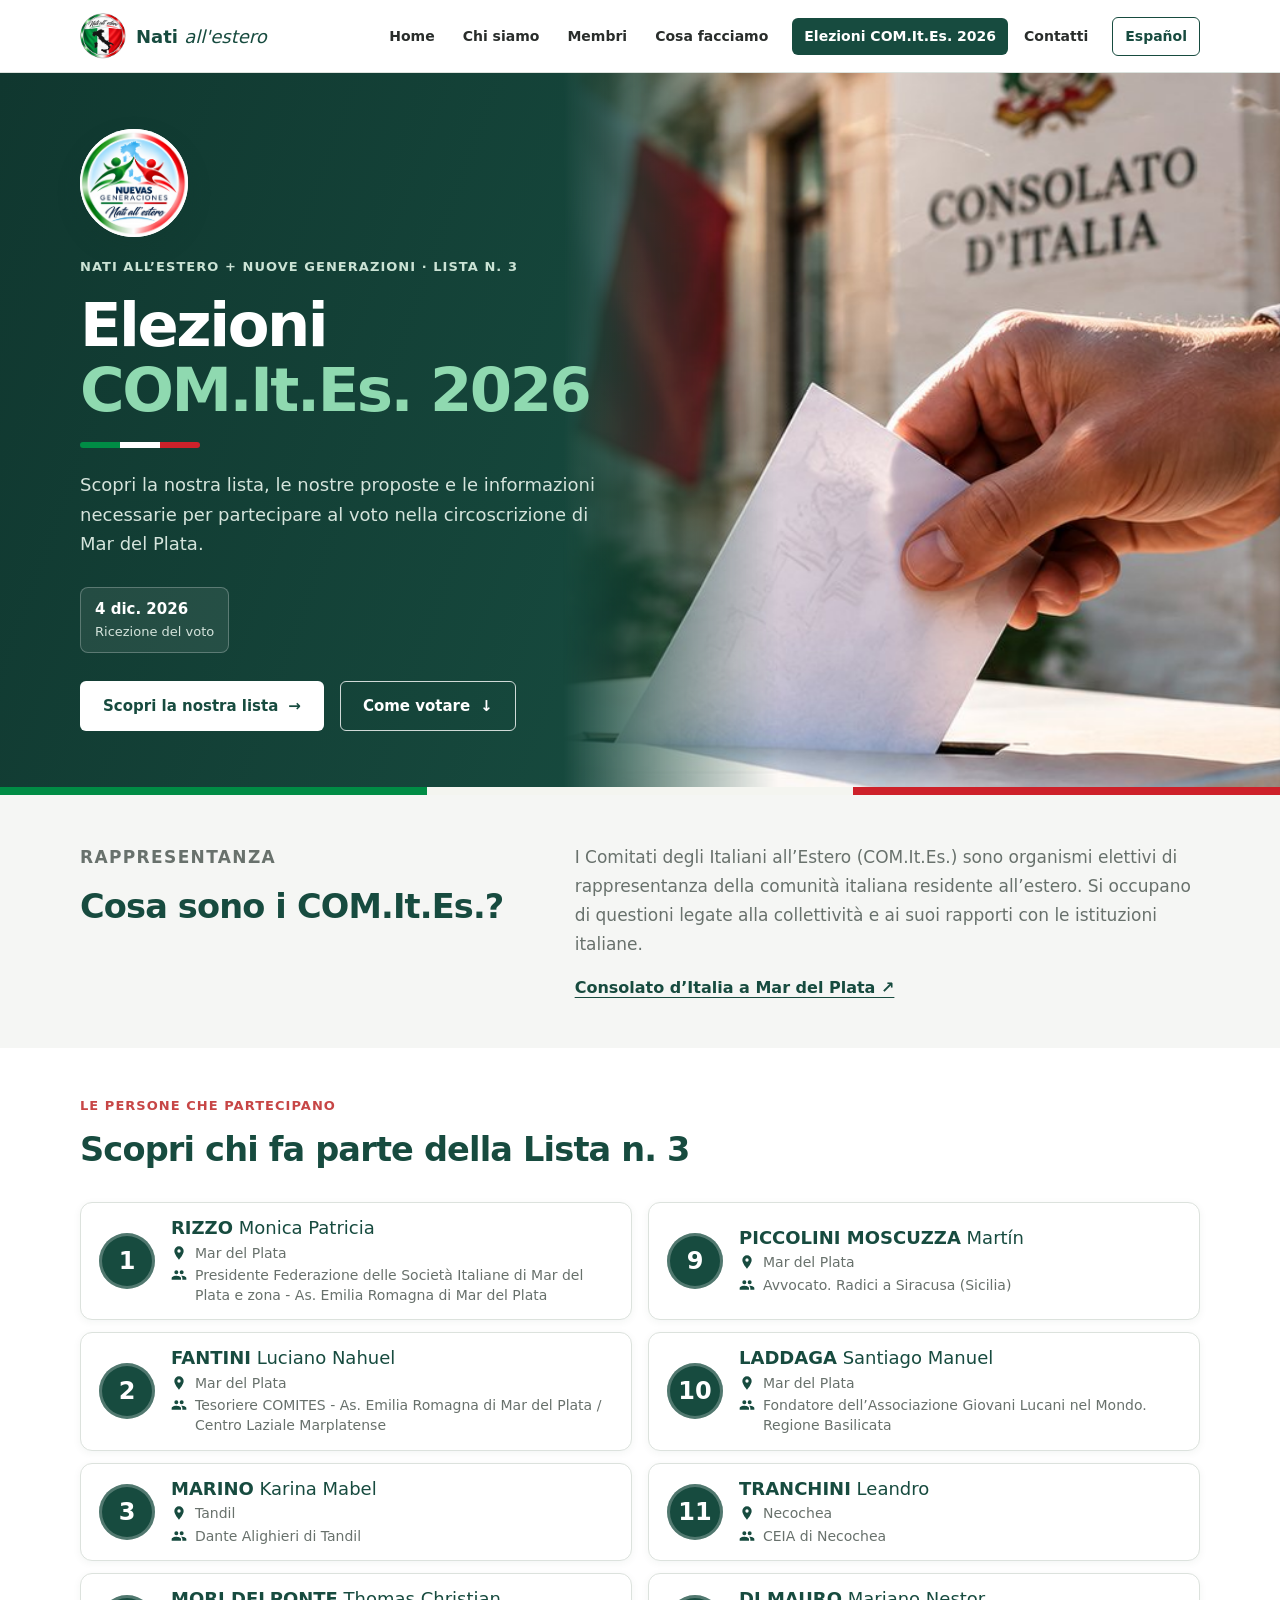
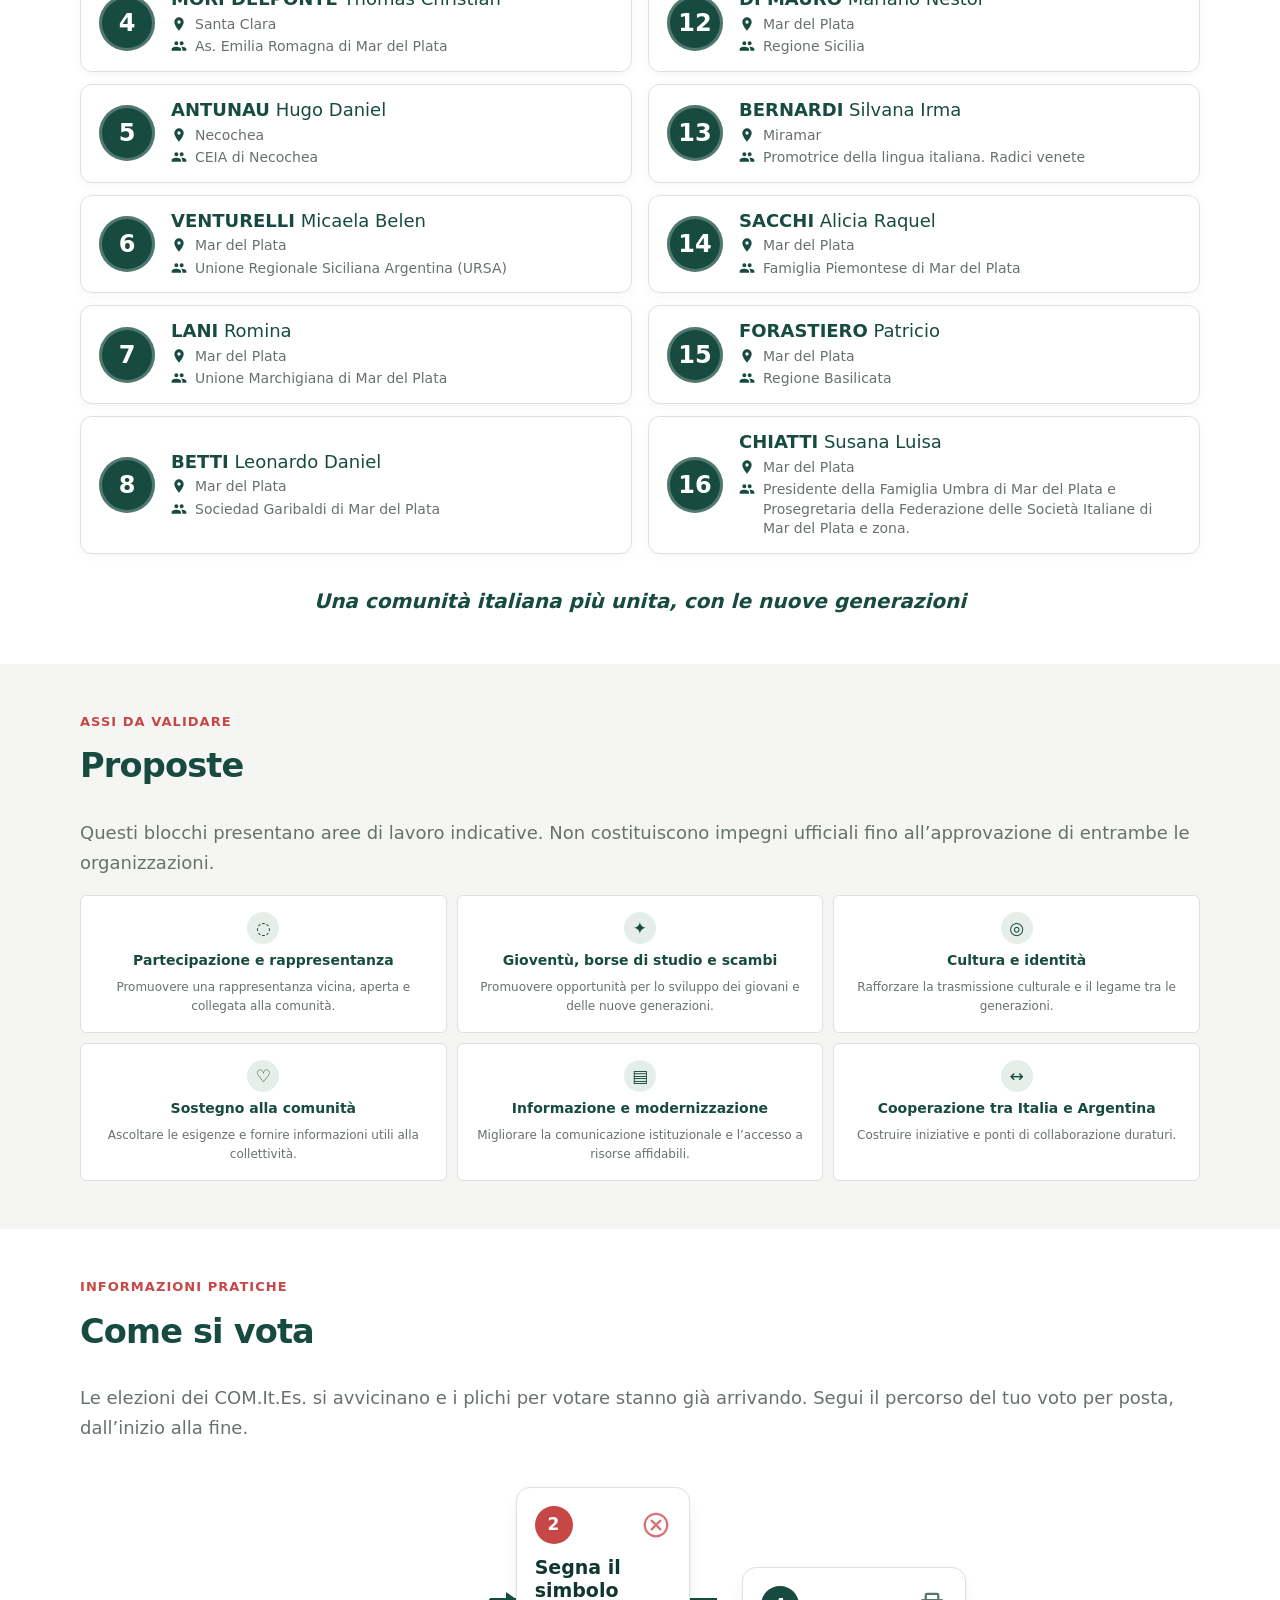
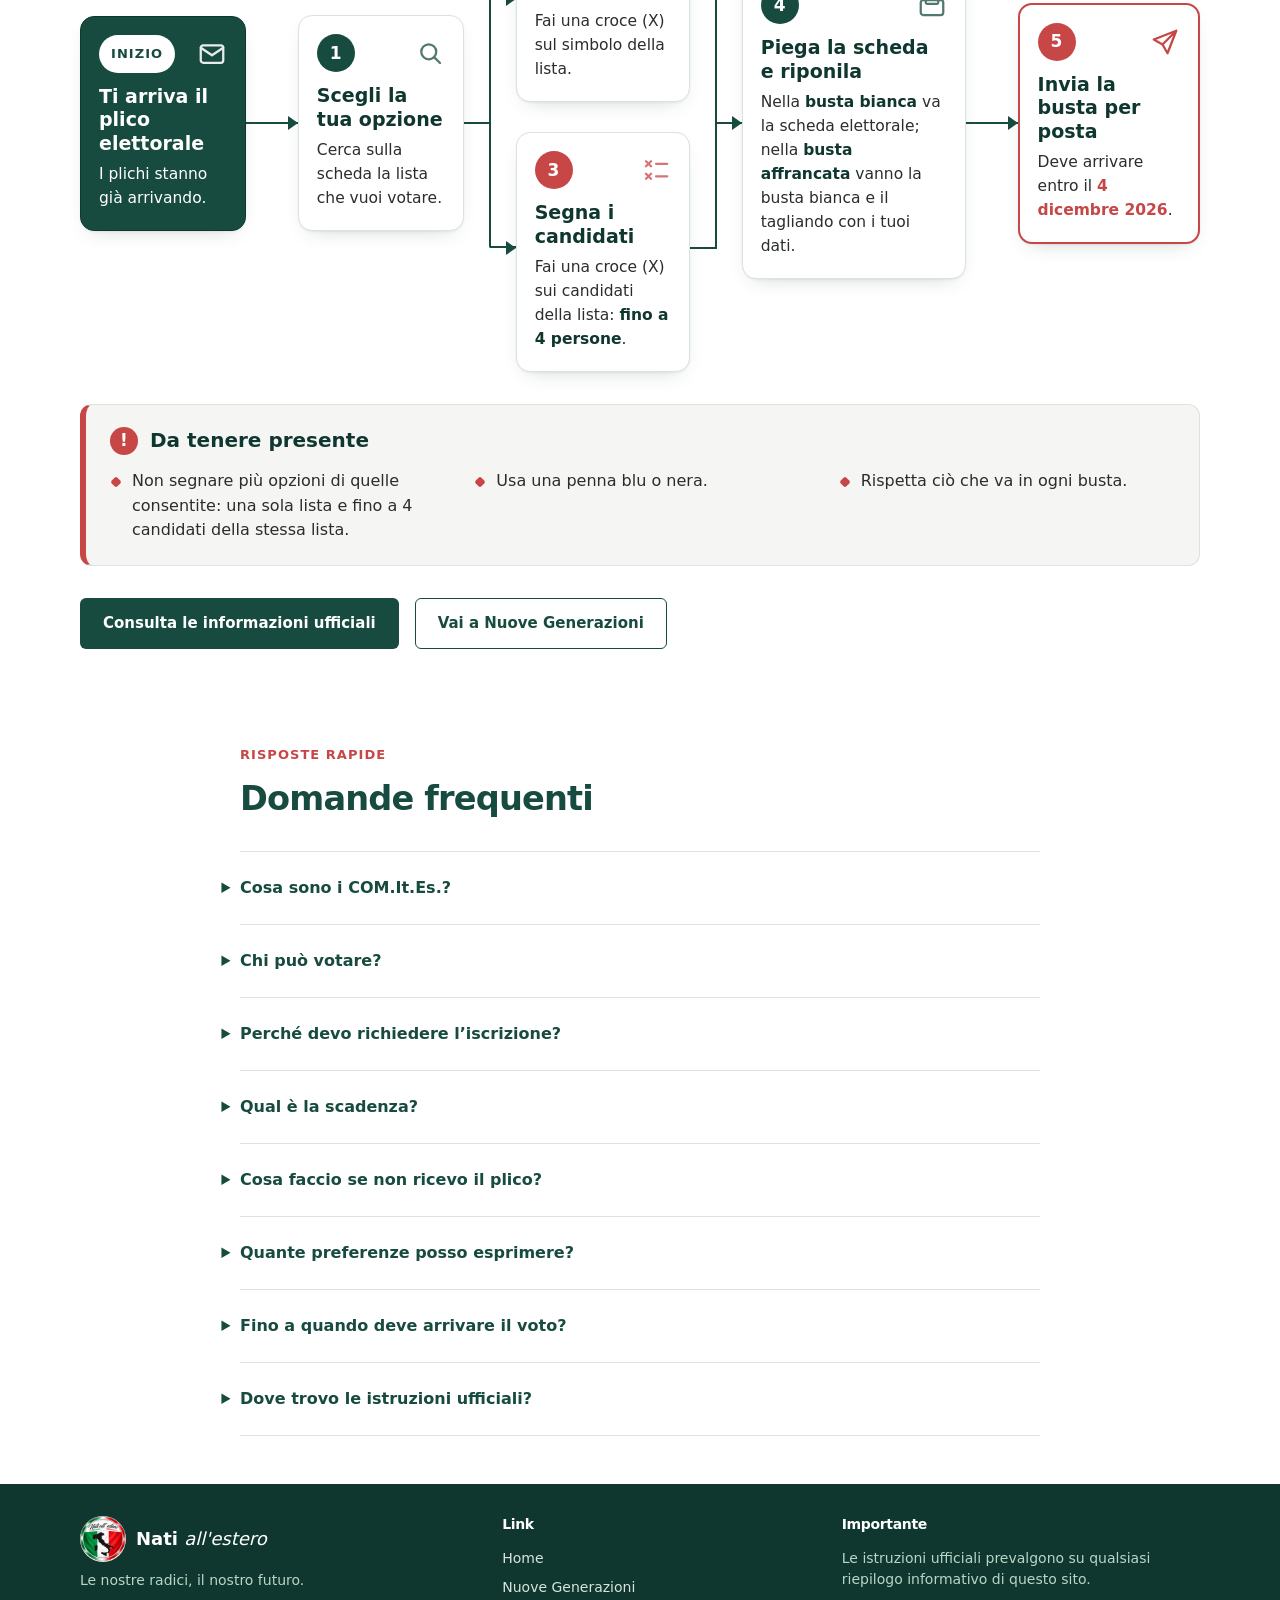
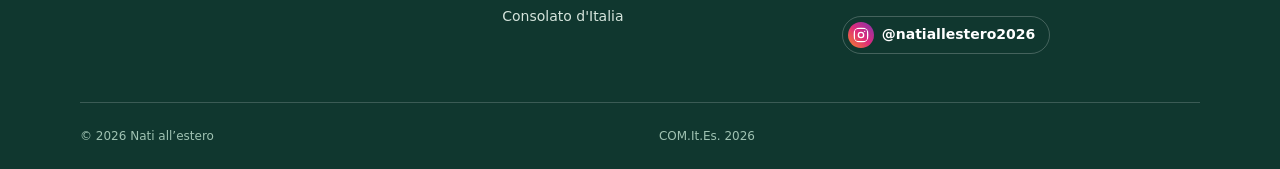
<file: it/elecciones-comites-2026.html>
<!doctype html>
<html lang="it">
<head>
  <meta charset="utf-8">
  <meta name="viewport" content="width=device-width, initial-scale=1">
  <title>Elezioni COM.It.Es. 2026 | Nati all'estero</title>
  <meta name="description" content="Informazioni elettorali, proposte e passaggi per partecipare alle elezioni COM.It.Es. 2026.">
  <meta property="og:title" content="Elezioni COM.It.Es. 2026 | Nati all'estero">
  <meta property="og:description" content="Nati all'estero + Nuove Generazioni. Informazioni per partecipare al voto.">
  <meta property="og:type" content="website">
  <meta property="og:url" content="https://natiallestero.com.ar/it/elecciones-comites-2026.html">
  <meta property="og:site_name" content="Nati all'estero">
  <meta property="og:locale" content="it_IT">
  <meta property="og:image" content="https://natiallestero.com.ar/assets/images/social/og-elecciones-2026.jpg">
  <meta property="og:image:type" content="image/jpeg">
  <meta property="og:image:width" content="1200">
  <meta property="og:image:height" content="630">
  <meta property="og:image:alt" content="Logo di Nuove Generazioni e Nati all'estero con il testo Elezioni COM.It.Es. 2026">
  <meta name="twitter:card" content="summary_large_image">
  <meta name="twitter:title" content="Elezioni COM.It.Es. 2026 | Nati all'estero">
  <meta name="twitter:description" content="Nati all'estero + Nuove Generazioni. Informazioni per partecipare al voto.">
  <meta name="twitter:image" content="https://natiallestero.com.ar/assets/images/social/og-elecciones-2026.jpg">
  <link rel="canonical" href="https://natiallestero.com.ar/it/elecciones-comites-2026.html">
  <link rel="alternate" hreflang="es" href="https://natiallestero.com.ar/elecciones-comites-2026.html">
  <link rel="alternate" hreflang="it" href="https://natiallestero.com.ar/it/elecciones-comites-2026.html">
  <link rel="icon" href="../assets/favicon.png" type="image/png">
  <link rel="stylesheet" href="../css/styles.css?v=20261112">
</head>
<body>
  <a class="skip-link" href="#contenido">Vai al contenuto principale</a>
  <header class="site-header">
    <div class="container header-inner">
      <a class="brand" href="index.html" aria-label="Nati all'estero, home"><img class="brand-image" src="../assets/images/logo-nati-all-estero.png" alt="Emblema Nati all'estero"><span>Nati <em>all'estero</em></span></a>
      <details class="menu"><summary aria-label="Apri la navigazione"><span class="menu-icon" aria-hidden="true"></span><span>Menu</span></summary><nav aria-label="Navigazione principale"><a href="index.html">Home</a><a href="index.html#quienes-somos">Chi siamo</a><a href="index.html#integrantes">Membri</a><a href="index.html#que-hacemos">Cosa facciamo</a><a class="nav-highlight" href="elecciones-comites-2026.html" aria-current="page">Elezioni COM.It.Es. 2026</a><a href="#contacto">Contatti</a><a class="lang-switch" href="../elecciones-comites-2026.html" hreflang="es" lang="es">Español</a></nav></details>
    </div>
  </header>

  <main id="contenido">
    <section class="hero-v2 hero-v2-election">
      <div class="hero-v2-media"><img src="../assets/images/hero-elecciones-foto.jpg" alt="Mano che deposita un voto in un’urna davanti al Consolato d’Italia" width="858" height="580"></div>
      <div class="container hero-v2-inner">
        <div class="hero-v2-copy">
          <img class="hero-v2-logo" src="../assets/images/logo-nuevas-generaciones-nati.png" alt="Emblema di Nuove Generazioni e Nati all'estero" width="455" height="457">
          <p class="eyebrow">Nati all’estero + Nuove Generazioni · Lista n. 3</p>
          <h1>Elezioni <span>COM.It.Es. 2026</span></h1>
          <span class="hero-v2-flag" aria-hidden="true"></span>
          <p class="lead">Scopri la nostra lista, le nostre proposte e le informazioni necessarie per partecipare al voto nella circoscrizione di Mar del Plata.</p>
          <div class="hero-v2-dates"><span><strong>4 dic. 2026</strong> Ricezione del voto</span></div>
          <div class="button-row">
            <a class="button button-light" href="#candidatos">Scopri la nostra lista <span aria-hidden="true">→</span></a>
            <a class="button button-outline-light" href="#como-inscribirse">Come votare <span aria-hidden="true">↓</span></a>
          </div>
        </div>
      </div>
    </section>

    <section class="section" id="que-son">
      <div class="container two-columns">
        <div><p class="eyebrow">Rappresentanza</p><h2>Cosa sono i COM.It.Es.?</h2></div>
        <div><p>I Comitati degli Italiani all’Estero (COM.It.Es.) sono organismi elettivi di rappresentanza della comunità italiana residente all’estero. Si occupano di questioni legate alla collettività e ai suoi rapporti con le istituzioni italiane.</p><a class="text-link" href="https://consmardelplata.esteri.it/it/" target="_blank" rel="noopener noreferrer">Consolato d’Italia a Mar del Plata <span aria-hidden="true">↗</span></a></div>
      </div>
    </section>

    <section class="section section-soft" id="candidatos">
      <div class="container">
        <p class="eyebrow">Le persone che partecipano</p><h2>Scopri chi fa parte della Lista n. 3</h2>
        <ol class="candidate-list" aria-label="Candidati della Lista n. 3 Nuove Generazioni - Nati all’estero">
          <li class="candidate candidate-linked" style="--row: 1; --col: 1">
            <a class="candidate-link" href="index.html#integrante-monica-rizzo">
              <span class="candidate-number">1</span>
              <div>
                <p class="candidate-name"><strong>RIZZO</strong> Monica Patricia</p>
                <p class="candidate-place"><span class="visually-hidden">Località: </span>Mar del Plata</p>
                <p class="candidate-org"><span class="visually-hidden">Istituzione: </span>Presidente Federazione delle Società Italiane di Mar del Plata e zona - As. Emilia Romagna di Mar del Plata</p>
              </div>
            </a>
          </li>
          <li class="candidate" style="--row: 2; --col: 1">
            <span class="candidate-number">2</span>
            <div>
              <p class="candidate-name"><strong>FANTINI</strong> Luciano Nahuel</p>
              <p class="candidate-place"><span class="visually-hidden">Località: </span>Mar del Plata</p>
              <p class="candidate-org"><span class="visually-hidden">Istituzione: </span>Tesoriere COMITES - As. Emilia Romagna di Mar del Plata / Centro Laziale Marplatense</p>
            </div>
          </li>
          <li class="candidate" style="--row: 3; --col: 1">
            <span class="candidate-number">3</span>
            <div>
              <p class="candidate-name"><strong>MARINO</strong> Karina Mabel</p>
              <p class="candidate-place"><span class="visually-hidden">Località: </span>Tandil</p>
              <p class="candidate-org"><span class="visually-hidden">Istituzione: </span>Dante Alighieri di Tandil</p>
            </div>
          </li>
          <li class="candidate" style="--row: 4; --col: 1">
            <span class="candidate-number">4</span>
            <div>
              <p class="candidate-name"><strong>MORI DELPONTE</strong> Thomas Christian</p>
              <p class="candidate-place"><span class="visually-hidden">Località: </span>Santa Clara</p>
              <p class="candidate-org"><span class="visually-hidden">Istituzione: </span>As. Emilia Romagna di Mar del Plata</p>
            </div>
          </li>
          <li class="candidate" style="--row: 5; --col: 1">
            <span class="candidate-number">5</span>
            <div>
              <p class="candidate-name"><strong>ANTUNAU</strong> Hugo Daniel</p>
              <p class="candidate-place"><span class="visually-hidden">Località: </span>Necochea</p>
              <p class="candidate-org"><span class="visually-hidden">Istituzione: </span>CEIA di Necochea</p>
            </div>
          </li>
          <li class="candidate" style="--row: 6; --col: 1">
            <span class="candidate-number">6</span>
            <div>
              <p class="candidate-name"><strong>VENTURELLI</strong> Micaela Belen</p>
              <p class="candidate-place"><span class="visually-hidden">Località: </span>Mar del Plata</p>
              <p class="candidate-org"><span class="visually-hidden">Istituzione: </span>Unione Regionale Siciliana Argentina (URSA)</p>
            </div>
          </li>
          <li class="candidate candidate-linked" style="--row: 7; --col: 1">
            <a class="candidate-link" href="index.html#integrante-romina-lani">
              <span class="candidate-number">7</span>
              <div>
                <p class="candidate-name"><strong>LANI</strong> Romina</p>
                <p class="candidate-place"><span class="visually-hidden">Località: </span>Mar del Plata</p>
                <p class="candidate-org"><span class="visually-hidden">Istituzione: </span>Unione Marchigiana di Mar del Plata</p>
              </div>
            </a>
          </li>
          <li class="candidate candidate-linked" style="--row: 8; --col: 1">
            <a class="candidate-link" href="index.html#integrante-leonardo-betti">
              <span class="candidate-number">8</span>
              <div>
                <p class="candidate-name"><strong>BETTI</strong> Leonardo Daniel</p>
                <p class="candidate-place"><span class="visually-hidden">Località: </span>Mar del Plata</p>
                <p class="candidate-org"><span class="visually-hidden">Istituzione: </span>Sociedad Garibaldi di Mar del Plata</p>
              </div>
            </a>
          </li>
          <li class="candidate candidate-linked" style="--row: 1; --col: 2">
            <a class="candidate-link" href="index.html#integrante-martin-piccolini-moscuzza">
              <span class="candidate-number">9</span>
              <div>
                <p class="candidate-name"><strong>PICCOLINI MOSCUZZA</strong> Martín</p>
                <p class="candidate-place"><span class="visually-hidden">Località: </span>Mar del Plata</p>
                <p class="candidate-org"><span class="visually-hidden">Istituzione: </span>Avvocato. Radici a Siracusa (Sicilia)</p>
              </div>
            </a>
          </li>
          <li class="candidate candidate-linked" style="--row: 2; --col: 2">
            <a class="candidate-link" href="index.html#integrante-santiago-laddaga">
              <span class="candidate-number">10</span>
              <div>
                <p class="candidate-name"><strong>LADDAGA</strong> Santiago Manuel</p>
                <p class="candidate-place"><span class="visually-hidden">Località: </span>Mar del Plata</p>
                <p class="candidate-org"><span class="visually-hidden">Istituzione: </span>Fondatore dell’Associazione Giovani Lucani nel Mondo. Regione Basilicata</p>
              </div>
            </a>
          </li>
          <li class="candidate" style="--row: 3; --col: 2">
            <span class="candidate-number">11</span>
            <div>
              <p class="candidate-name"><strong>TRANCHINI</strong> Leandro</p>
              <p class="candidate-place"><span class="visually-hidden">Località: </span>Necochea</p>
              <p class="candidate-org"><span class="visually-hidden">Istituzione: </span>CEIA di Necochea</p>
            </div>
          </li>
          <li class="candidate" style="--row: 4; --col: 2">
            <span class="candidate-number">12</span>
            <div>
              <p class="candidate-name"><strong>DI MAURO</strong> Mariano Nestor</p>
              <p class="candidate-place"><span class="visually-hidden">Località: </span>Mar del Plata</p>
              <p class="candidate-org"><span class="visually-hidden">Istituzione: </span>Regione Sicilia</p>
            </div>
          </li>
          <li class="candidate candidate-linked" style="--row: 5; --col: 2">
            <a class="candidate-link" href="index.html#integrante-silvana-bernardi">
              <span class="candidate-number">13</span>
              <div>
                <p class="candidate-name"><strong>BERNARDI</strong> Silvana Irma</p>
                <p class="candidate-place"><span class="visually-hidden">Località: </span>Miramar</p>
                <p class="candidate-org"><span class="visually-hidden">Istituzione: </span>Promotrice della lingua italiana. Radici venete</p>
              </div>
            </a>
          </li>
          <li class="candidate candidate-linked" style="--row: 6; --col: 2">
            <a class="candidate-link" href="index.html#integrante-alicia-sacchi">
              <span class="candidate-number">14</span>
              <div>
                <p class="candidate-name"><strong>SACCHI</strong> Alicia Raquel</p>
                <p class="candidate-place"><span class="visually-hidden">Località: </span>Mar del Plata</p>
                <p class="candidate-org"><span class="visually-hidden">Istituzione: </span>Famiglia Piemontese di Mar del Plata</p>
              </div>
            </a>
          </li>
          <li class="candidate candidate-linked" style="--row: 7; --col: 2">
            <a class="candidate-link" href="index.html#integrante-patricio-forastiero">
              <span class="candidate-number">15</span>
              <div>
                <p class="candidate-name"><strong>FORASTIERO</strong> Patricio</p>
                <p class="candidate-place"><span class="visually-hidden">Località: </span>Mar del Plata</p>
                <p class="candidate-org"><span class="visually-hidden">Istituzione: </span>Regione Basilicata</p>
              </div>
            </a>
          </li>
          <li class="candidate candidate-linked" style="--row: 8; --col: 2">
            <a class="candidate-link" href="index.html#integrante-susana-chiatti">
              <span class="candidate-number">16</span>
              <div>
                <p class="candidate-name"><strong>CHIATTI</strong> Susana Luisa</p>
                <p class="candidate-place"><span class="visually-hidden">Località: </span>Mar del Plata</p>
                <p class="candidate-org"><span class="visually-hidden">Istituzione: </span>Presidente della Famiglia Umbra di Mar del Plata e Prosegretaria della Federazione delle Società Italiane di Mar del Plata e zona.</p>
              </div>
            </a>
          </li>
        </ol>
        <p class="candidate-slogan">Una comunità italiana più unita, con le nuove generazioni</p>
      </div>
    </section>

    <section class="section" id="propuestas">
      <div class="container"><p class="eyebrow">Assi da validare</p><h2>Proposte</h2><p class="section-intro">Questi blocchi presentano aree di lavoro indicative. Non costituiscono impegni ufficiali fino all’approvazione di entrambe le organizzazioni.</p>
        <div class="card-grid proposals">
          <article class="info-card"><span class="card-icon">◌</span><h3>Partecipazione e rappresentanza</h3><p>Promuovere una rappresentanza vicina, aperta e collegata alla comunità.</p></article>
          <article class="info-card"><span class="card-icon">✦</span><h3>Gioventù, borse di studio e scambi</h3><p>Promuovere opportunità per lo sviluppo dei giovani e delle nuove generazioni.</p></article>
          <article class="info-card"><span class="card-icon">◎</span><h3>Cultura e identità</h3><p>Rafforzare la trasmissione culturale e il legame tra le generazioni.</p></article>
          <article class="info-card"><span class="card-icon">♡</span><h3>Sostegno alla comunità</h3><p>Ascoltare le esigenze e fornire informazioni utili alla collettività.</p></article>
          <article class="info-card"><span class="card-icon">▤</span><h3>Informazione e modernizzazione</h3><p>Migliorare la comunicazione istituzionale e l’accesso a risorse affidabili.</p></article>
          <article class="info-card"><span class="card-icon">↔</span><h3>Cooperazione tra Italia e Argentina</h3><p>Costruire iniziative e ponti di collaborazione duraturi.</p></article>
        </div>
      </div>
    </section>

    <section class="section registration" id="como-inscribirse">
      <div class="container">
        <p class="eyebrow">Informazioni pratiche</p><h2>Come si vota</h2>
        <p class="section-intro">Le elezioni dei COM.It.Es. si avvicinano e i plichi per votare stanno già arrivando. Segui il percorso del tuo voto per posta, dall’inizio alla fine.</p>
        <ol class="flow" aria-label="Come si vota"><li class="flow-start"><div class="flow-card"><div class="flow-head"><span class="flow-badge">Inizio</span><svg class="flow-ico" viewBox="0 0 24 24" aria-hidden="true" focusable="false" fill="none" stroke="currentColor" stroke-width="1.8" stroke-linecap="round" stroke-linejoin="round"><rect x="3" y="5" width="18" height="14" rx="2"/><path d="M3 7l9 6 9-6"/></svg></div><h3>Ti arriva il plico elettorale</h3><p>I plichi stanno già arrivando.</p></div></li><li class="flow-step1 flow-fork"><div class="flow-card"><div class="flow-head"><span class="flow-badge">1</span><svg class="flow-ico" viewBox="0 0 24 24" aria-hidden="true" focusable="false" fill="none" stroke="currentColor" stroke-width="1.8" stroke-linecap="round" stroke-linejoin="round"><circle cx="11" cy="11" r="6"/><path d="M20 20l-4.5-4.5"/></svg></div><h3>Scegli la tua opzione</h3><p>Cerca sulla scheda la lista che vuoi votare.</p></div></li><li class="flow-step2 flow-merge-a flow-mark"><div class="flow-card"><div class="flow-head"><span class="flow-badge">2</span><svg class="flow-ico" viewBox="0 0 24 24" aria-hidden="true" focusable="false" fill="none" stroke="currentColor" stroke-width="1.8" stroke-linecap="round" stroke-linejoin="round"><circle cx="12" cy="12" r="9"/><path d="M8.5 8.5l7 7M15.5 8.5l-7 7"/></svg></div><h3>Segna il simbolo</h3><p>Fai una croce (X) sul simbolo della lista.</p></div></li><li class="flow-step3 flow-merge-b flow-mark"><div class="flow-card"><div class="flow-head"><span class="flow-badge">3</span><svg class="flow-ico" viewBox="0 0 24 24" aria-hidden="true" focusable="false" fill="none" stroke="currentColor" stroke-width="1.8" stroke-linecap="round" stroke-linejoin="round"><path d="M4 5l4 4M8 5L4 9M4 15l4 4M8 15l-4 4M12 7h9M12 17h9"/></svg></div><h3>Segna i candidati</h3><p>Fai una croce (X) sui candidati della lista: <strong>fino a 4 persone</strong>.</p></div></li><li class="flow-step4"><div class="flow-card"><div class="flow-head"><span class="flow-badge">4</span><svg class="flow-ico" viewBox="0 0 24 24" aria-hidden="true" focusable="false" fill="none" stroke="currentColor" stroke-width="1.8" stroke-linecap="round" stroke-linejoin="round"><rect x="3" y="8" width="18" height="12" rx="2"/><rect x="7" y="3" width="10" height="8" rx="1"/></svg></div><h3>Piega la scheda e riponila</h3><p>Nella <strong>busta bianca</strong> va la scheda elettorale; nella <strong>busta affrancata</strong> vanno la busta bianca e il tagliando con i tuoi dati.</p></div></li><li class="flow-step5 flow-end"><div class="flow-card"><div class="flow-head"><span class="flow-badge">5</span><svg class="flow-ico" viewBox="0 0 24 24" aria-hidden="true" focusable="false" fill="none" stroke="currentColor" stroke-width="1.8" stroke-linecap="round" stroke-linejoin="round"><path d="M21 3L10 14M21 3l-7 18-4-7-7-4z"/></svg></div><h3>Invia la busta per posta</h3><p>Deve arrivare entro il <strong>4 dicembre 2026</strong>.</p></div></li></ol><aside class="flow-notes" aria-labelledby="flow-notes-t"><h3 id="flow-notes-t"><span class="flow-notes-mark" aria-hidden="true">!</span>Da tenere presente</h3><ul><li>Non segnare più opzioni di quelle consentite: una sola lista e fino a 4 candidati della stessa lista.</li><li>Usa una penna blu o nera.</li><li>Rispetta ciò che va in ogni busta.</li></ul></aside>
        <div class="button-row"><a class="button button-primary" href="https://consmardelplata.esteri.it/it/servizi-consolari-e-visti/servizi-per-il-cittadino-italiano/servizi-elettorali/comites/elezioni-com-it-es-2026-2/come-partecipare-e-modalita-di-espressione-del-voto/" target="_blank" rel="noopener noreferrer">Consulta le informazioni ufficiali</a><a class="button button-secondary" href="https://www.nuevas-generaciones.com.ar/" target="_blank" rel="noopener noreferrer">Vai a Nuove Generazioni</a></div>
      </div>
    </section>

    <section class="section section-soft">
      <div class="container faq"><p class="eyebrow">Risposte rapide</p><h2>Domande frequenti</h2>
        <details><summary>Cosa sono i COM.It.Es.?</summary><p>Sono organismi elettivi che rappresentano la comunità italiana residente all’estero.</p></details>
        <details><summary>Chi può votare?</summary>
          <div class="faq-answer">
            <p>Nella circoscrizione consolare di Mar del Plata potranno votare coloro che:</p>
            <ul>
              <li>Siano cittadini italiani con diritto di voto.</li>
              <li>Risiedano nella circoscrizione consolare di competenza.</li>
              <li>Siano iscritti all’AIRE.</li>
              <li>Rispettino l’anzianità minima di residenza e di iscrizione richiesta per queste elezioni.</li>
              <li>Abbiano richiesto l’iscrizione all’elenco elettorale entro il termine stabilito.</li>
            </ul>
            <p>È richiesta un’anzianità di almeno sei mesi nella circoscrizione, prendendo come riferimento la data delle elezioni.</p>
            <p class="faq-highlight"><strong>Punto fondamentale:</strong> essere iscritti all’AIRE non significa essere iscritti automaticamente all’elenco elettorale dei COM.It.Es. L’iscrizione andava richiesta espressamente entro il termine stabilito, ormai scaduto.</p>
          </div>
        </details>
        <details><summary>Perché devo richiedere l’iscrizione?</summary><p>La richiesta è necessaria per partecipare tramite voto per corrispondenza, secondo la procedura ufficiale.</p></details>
        <details><summary>Qual è la scadenza?</summary><p>La busta con il voto deve arrivare entro il 4 dicembre 2026.</p></details>
        <details><summary>Cosa faccio se non ricevo il plico?</summary><p>Rivolgiti direttamente al Consolato d’Italia a Mar del Plata con sufficiente anticipo.</p></details>
        <details><summary>Quante preferenze posso esprimere?</summary><p>Puoi esprimere fino a 4 preferenze della stessa lista.</p></details>
        <details><summary>Fino a quando deve arrivare il voto?</summary><p>La busta con il voto deve arrivare entro il 4 dicembre 2026, secondo le informazioni pubblicate.</p></details>
        <details><summary>Dove trovo le istruzioni ufficiali?</summary><p>Sul sito del Consolato d’Italia a Mar del Plata, collegato in questa pagina.</p></details>
      </div>
    </section>
  </main>

  <footer class="site-footer" id="contacto"><div class="container footer-grid"><div><a class="brand brand-footer" href="index.html"><img class="brand-image" src="../assets/images/logo-nati-all-estero.png" alt="Emblema Nati all'estero"><span>Nati <em>all'estero</em></span></a><p>Le nostre radici, il nostro futuro.</p></div><div><h2 class="footer-title">Link</h2><a href="index.html">Home</a><a href="https://www.nuevas-generaciones.com.ar/" target="_blank" rel="noopener noreferrer">Nuove Generazioni</a><a href="https://consmardelplata.esteri.it/it/" target="_blank" rel="noopener noreferrer">Consolato d'Italia</a></div><div><h2 class="footer-title">Importante</h2><p>Le istruzioni ufficiali prevalgono su qualsiasi riepilogo informativo di questo sito.</p><a class="social-link" href="https://www.instagram.com/natiallestero2026/" target="_blank" rel="noopener noreferrer" aria-label="Instagram di Nati all’estero (si apre in una nuova scheda)"><svg viewBox="0 0 24 24" aria-hidden="true" fill="none" stroke="currentColor" stroke-width="2" stroke-linecap="round" stroke-linejoin="round"><rect x="2" y="2" width="20" height="20" rx="5"/><circle cx="12" cy="12" r="4"/><circle cx="17.5" cy="6.5" r="1" fill="currentColor" stroke="none"/></svg><span>@natiallestero2026</span></a></div></div><div class="container footer-bottom"><span>© 2026 Nati all’estero</span><span>COM.It.Es. 2026</span><span id="visit-counter" data-label="Visite: " aria-live="polite"></span></div></footer>
  <script src="../js/menu.js"></script>
  <script src="../js/contador.js?v=20261031b"></script>
</body>
</html>
</file>
<file: css/styles.css>
/* 1. Variables CSS y paleta */
:root {
  --color-primary: #174B3F;
  --color-primary-dark: #10372F;
  --color-primary-light: #E5EEE8;
  --color-accent: #C74646;
  --color-white: #FFFFFF;
  --color-background: #F5F6F4;
  --color-text: #292D2B;
  --color-muted: #68716C;
  --color-border: #DCE2DD;
  --space-1: 8px;
  --space-2: 16px;
  --space-3: 24px;
  --space-4: 32px;
  --space-5: 48px;
  --space-6: 64px;
  --space-7: 80px;
}

/* 2. Reset básico */
*, *::before, *::after { box-sizing: border-box; }
html { scroll-behavior: smooth; }
body { margin: 0; background: var(--color-background); color: var(--color-text); }
img { display: block; max-width: 100%; }
a { color: inherit; }

/* 3. Estilos globales */
.container { width: min(1120px, calc(100% - 48px)); margin: 0 auto; }
.narrow { max-width: 760px; }
.section { padding: var(--space-7) 0; }
.section-soft { background: var(--color-primary-light); }
.eyebrow { margin: 0 0 var(--space-2); color: var(--color-accent); font-size: 13px; font-weight: 700; letter-spacing: .08em; text-transform: uppercase; }
.eyebrow-light { color: #B8D6C7; }
.section-intro, .lead { color: var(--color-muted); font-size: 18px; line-height: 1.65; }
.disclaimer { color: var(--color-muted); font-size: 13px; }

/* 4. Tipografía */
body { font-family: Inter, ui-sans-serif, system-ui, -apple-system, BlinkMacSystemFont, "Segoe UI", sans-serif; line-height: 1.5; }
h1, h2, h3, p { margin-top: 0; }
h1 { color: var(--color-primary); font-size: clamp(2.5rem, 6vw, 3.5rem); line-height: 1.08; letter-spacing: -.04em; }
h2 { margin-bottom: var(--space-4); color: var(--color-primary); font-size: clamp(1.8rem, 4vw, 2.5rem); line-height: 1.15; letter-spacing: -.025em; }
h3 { color: var(--color-primary); font-size: 19px; line-height: 1.25; }

/* 5. Contenedores y sistema de espaciado */
.two-columns { display: grid; gap: var(--space-5); grid-template-columns: 1fr 1.4fr; }
.two-columns p { color: var(--color-muted); font-size: 17px; line-height: 1.7; }

/* 6. Encabezado y navegación */
.site-header { position: sticky; top: 0; z-index: 10; border-bottom: 1px solid var(--color-border); background: rgba(255, 255, 255, .94); backdrop-filter: blur(10px); transition: box-shadow .3s ease, background-color .3s ease; }
.site-header.is-scrolled { background: rgba(255, 255, 255, .98); box-shadow: 0 6px 20px rgba(16, 55, 47, .1); }
.header-inner { display: flex; align-items: center; justify-content: space-between; gap: var(--space-3); min-height: 72px; transition: min-height .3s ease; }
.site-header.is-scrolled .header-inner { min-height: 60px; }
.brand { display: inline-flex; flex-shrink: 0; align-items: center; gap: 10px; color: var(--color-primary); font-size: 18px; font-weight: 700; text-decoration: none; }
.brand em { font-weight: 400; }
.brand-image { width: 46px; height: 46px; border-radius: 50%; object-fit: cover; transition: transform .4s ease; }
.brand:hover .brand-image { transform: rotate(-8deg) scale(1.06); }

.menu summary { display: none; }
nav { display: flex; align-items: center; gap: 4px; font-size: 14px; font-weight: 600; }
nav a { position: relative; padding: 8px 12px; border-radius: 6px; color: var(--color-text); text-decoration: none; white-space: nowrap; transition: color .25s ease, background-color .25s ease, box-shadow .25s ease, transform .2s ease; }
nav a::after { content: ""; position: absolute; right: 12px; bottom: 3px; left: 12px; height: 2px; border-radius: 2px; background: var(--color-accent); transform: scaleX(0); transform-origin: left; transition: transform .3s ease; }
nav a:hover, nav a:focus-visible { background: var(--color-primary-light); color: var(--color-primary); }
nav a:hover::after, nav a:focus-visible::after { transform: scaleX(1); }
nav a:active { background: var(--color-accent); color: var(--color-white); }
nav a:active::after { transform: scaleX(0); }
nav .nav-highlight { margin-left: 8px; background: var(--color-primary); color: var(--color-white); }
nav .nav-highlight::after { display: none; }
nav .nav-highlight:hover, nav .nav-highlight:focus-visible { background: var(--color-primary-dark); color: var(--color-white); box-shadow: 0 6px 14px rgba(16, 55, 47, .25); transform: translateY(-1px); }
nav .nav-highlight:active { background: var(--color-accent); box-shadow: none; transform: translateY(0); }
nav .lang-switch { margin-left: 8px; border: 1.5px solid var(--color-primary); color: var(--color-primary); font-weight: 600; }
nav .lang-switch::after { display: none; }
.text-link { transition: color .25s ease; }
.text-link:hover { color: var(--color-accent); }

@media (min-width: 961px) {
  /* La navegación permanece visible (js/menu.js abre el details) */
  .menu::details-content { content-visibility: visible; }
}
@media (max-width: 1100px) {
  nav a { padding: 8px 9px; }
  nav a::after { right: 9px; left: 9px; }
}
@media (max-width: 960px) {
  .header-inner { min-height: 64px; }
  .site-header.is-scrolled .header-inner { min-height: 56px; }
  .menu summary { display: flex; align-items: center; gap: 10px; padding: 10px 12px; border-radius: 6px; color: var(--color-primary); cursor: pointer; font-weight: 700; list-style: none; user-select: none; transition: background-color .25s ease, color .25s ease; }
  .menu summary::-webkit-details-marker { display: none; }
  .menu summary:hover { background: var(--color-primary-light); }
  .menu summary:active { background: var(--color-accent); color: var(--color-white); }
  .menu-icon { position: relative; width: 22px; height: 2px; border-radius: 2px; background: currentColor; transition: background-color .2s ease; }
  .menu-icon::before, .menu-icon::after { content: ""; position: absolute; left: 0; width: 100%; height: 2px; border-radius: 2px; background: currentColor; transition: top .3s ease, transform .3s ease; }
  .menu-icon::before { top: -7px; }
  .menu-icon::after { top: 7px; }
  .menu[open] .menu-icon { background: transparent; }
  .menu[open] .menu-icon::before { top: 0; transform: rotate(45deg); }
  .menu[open] .menu-icon::after { top: 0; transform: rotate(-45deg); }
  .menu nav { position: absolute; top: 100%; right: 0; left: 0; display: grid; gap: 4px; padding: 12px 16px 20px; border-bottom: 1px solid var(--color-border); background: var(--color-white); box-shadow: 0 16px 30px rgba(16, 55, 47, .14); font-size: 16px; animation: menu-in .3s ease; }
  .menu nav a { padding: 12px 14px; }
  .menu nav a::after { right: auto; bottom: 6px; left: 14px; width: 32px; }
  .menu nav .nav-highlight { margin: 6px 0 0; text-align: center; }
  .menu nav .lang-switch { margin: 6px 0 0; text-align: center; }
}
@keyframes menu-in { from { opacity: 0; transform: translateY(-8px); } to { opacity: 1; transform: none; } }

/* 7. Botones */
.button { display: inline-flex; align-items: center; justify-content: center; gap: 10px; min-height: 48px; padding: 13px 22px; border: 1px solid transparent; border-radius: 6px; font-size: 15px; font-weight: 700; text-align: center; text-decoration: none; transition: background-color .25s ease, color .25s ease, border-color .25s ease, box-shadow .25s ease, transform .2s ease; }
.button-primary { background: var(--color-primary); color: var(--color-white); }
.button:hover { box-shadow: 0 8px 18px rgba(16, 55, 47, .18); transform: translateY(-2px); }
.button:active { box-shadow: 0 2px 6px rgba(16, 55, 47, .18); transform: translateY(0) scale(.98); }
.button span[aria-hidden="true"] { transition: transform .25s ease; }
.button:hover span[aria-hidden="true"] { transform: translateX(3px); }
.button-primary:hover, .button-primary:focus-visible { background: var(--color-primary-dark); }
.button-primary:active { border-color: var(--color-accent); background: var(--color-accent); }
.button-secondary { border-color: var(--color-primary); color: var(--color-primary); }
.button-secondary:hover, .button-secondary:focus-visible { background: var(--color-primary); color: var(--color-white); }
.button-secondary:active { border-color: var(--color-accent); background: var(--color-accent); color: var(--color-white); }
.button-light { background: var(--color-white); color: var(--color-primary); }
.button-light:hover, .button-light:focus-visible { background: var(--color-primary-light); }
.button-light:active { background: var(--color-accent); color: var(--color-white); }
.button-row { display: flex; flex-wrap: wrap; gap: var(--space-2); }

/* 8. Hero */

/* 9. Secciones */
.text-link { display: inline-block; color: var(--color-primary); font-weight: 700; text-decoration: underline; text-underline-offset: 4px; }

/* 10. Tarjetas */
.card-grid { display: grid; gap: var(--space-3); }
.card-grid.five { grid-template-columns: repeat(5, 1fr); }
.info-card { padding: var(--space-3); border: 1px solid var(--color-border); border-radius: 10px; background: var(--color-white); transition: transform .3s ease, box-shadow .3s ease, border-color .3s ease; }
.info-card:hover { border-color: #B8D6C7; box-shadow: 0 14px 28px rgba(16, 55, 47, .1); transform: translateY(-4px); }
.info-card .card-icon { transition: background-color .3s ease, color .3s ease; }
.info-card:hover .card-icon { background: var(--color-primary); color: var(--color-white); }
.info-card p { margin-bottom: 0; color: var(--color-muted); font-size: 14px; line-height: 1.6; }
.card-icon { display: inline-grid; width: 38px; height: 38px; margin-bottom: var(--space-2); place-items: center; border-radius: 50%; background: var(--color-primary-light); color: var(--color-primary); font-size: 21px; }
.info-card h3 { min-height: 48px; margin-bottom: var(--space-2); }

/* 11. Bloque electoral */
.election-banner { padding: var(--space-6) 0; background: var(--color-primary); color: var(--color-white); }
.election-banner h2 { color: var(--color-white); }
.election-banner p { max-width: 650px; color: #D5E4DC; }
.election-banner-inner { display: grid; align-items: center; grid-template-columns: 1.2fr 1fr; gap: var(--space-4); }
.date-list { display: grid; grid-template-columns: repeat(3, 1fr); gap: var(--space-2); }
.date-list div { display: grid; gap: 4px; padding: var(--space-2); border: 1px solid rgba(255,255,255,.25); border-radius: 8px; }
.date-list strong { font-size: 15px; }.date-list span { color: #B8D6C7; font-size: 12px; }

.contact-box { display: flex; gap: var(--space-3); padding: var(--space-4); border: 1px solid var(--color-border); border-radius: 10px; background: var(--color-white); }
.contact-box p { margin-bottom: 0; color: var(--color-muted); }
.proposals { grid-template-columns: repeat(3, 1fr); }

/* 12. Formularios, si se incorporan en el futuro */
.registration { background: var(--color-white); }
.voting-explainer { max-width: 860px; margin-bottom: var(--space-5); padding: var(--space-4); border-left: 4px solid var(--color-primary); background: var(--color-primary-light); }
.voting-explainer p { color: var(--color-text); line-height: 1.65; }
.voting-explainer .notice { padding: var(--space-2); border-radius: 6px; background: var(--color-white); color: var(--color-primary-dark); }
.steps { display: grid; grid-template-columns: repeat(4, 1fr); gap: var(--space-3); margin-bottom: var(--space-5); }
.steps > div { position: relative; padding-top: var(--space-4); }.steps b { position: absolute; top: 0; left: 0; color: var(--color-accent); font-size: 24px; }.steps p { color: var(--color-muted); font-size: 14px; }
.contact-box { display: block; background: var(--color-primary-light); }.contact-box a { color: var(--color-primary); font-weight: 700; }.contact-box a.button-primary { color: var(--color-white); }.contact-box a.button-primary:hover, .contact-box a.button-primary:focus-visible { color: var(--color-white); }.contact-box ul { margin: 0; padding-left: 20px; color: var(--color-muted); }.contact-box li + li { margin-top: 8px; }
.contact-box .button-row { margin-top: var(--space-3); }

/* 13. Preguntas frecuentes */
.faq { max-width: 800px; }
.faq details { border-top: 1px solid var(--color-border); }.faq details:last-child { border-bottom: 1px solid var(--color-border); }
.faq summary { padding: var(--space-3) 0; color: var(--color-primary); cursor: pointer; font-weight: 700; list-style-position: outside; transition: color .25s ease; }.faq summary:hover { color: var(--color-accent); }.faq details p { padding: 0 0 var(--space-3); margin: 0; color: var(--color-muted); }

/* 14. Footer */
.site-footer { padding: var(--space-6) 0 var(--space-3); background: var(--color-primary-dark); color: #D5E4DC; }
.brand-footer { color: var(--color-white); }.site-footer p { color: #B8D6C7; font-size: 14px; }
.footer-grid { display: grid; grid-template-columns: 1.3fr 1fr 1.3fr; gap: var(--space-6); padding-bottom: var(--space-5); }.footer-grid > div { display: flex; flex-direction: column; align-items: flex-start; gap: 8px; }.footer-title { margin-bottom: 8px; color: var(--color-white); font-size: 14px; }.footer-grid a:not(.brand) { color: #D5E4DC; font-size: 14px; text-decoration: none; transition: color .25s ease, transform .25s ease; }.footer-grid a:not(.brand):hover { transform: translateX(3px); }.footer-grid a:not(.brand):hover { color: var(--color-white); }
.footer-bottom { display: flex; justify-content: space-between; padding-top: var(--space-3); border-top: 1px solid rgba(255,255,255,.18); color: #9FC2B2; font-size: 12px; }

/* 15. Media queries responsive */
@media (max-width: 900px) {
  
  .card-grid.five { grid-template-columns: repeat(2, 1fr); }.election-banner-inner, .two-columns { grid-template-columns: 1fr; }.date-list { max-width: 680px; }.proposals { grid-template-columns: repeat(2, 1fr); }.steps { grid-template-columns: repeat(2, 1fr); }
}
@media (max-width: 600px) {
  .container { width: min(100% - 32px, 1120px); }.section { padding: var(--space-6) 0; }.button-row, .button { width: 100%; }.card-grid.five, .proposals, .steps, .date-list { grid-template-columns: 1fr; }.footer-grid { grid-template-columns: 1fr; gap: var(--space-4); }.footer-bottom { display: grid; gap: 8px; }
}

/* 16. Accesibilidad y preferencias de movimiento */
:focus-visible { outline: 3px solid var(--color-accent); outline-offset: 3px; }
.skip-link { position: absolute; left: 16px; top: -50px; z-index: 20; padding: 10px 14px; background: var(--color-white); color: var(--color-primary); }.skip-link:focus { top: 16px; }
@media (prefers-reduced-motion: reduce) { *, *::before, *::after { scroll-behavior: auto !important; transition-duration: .01ms !important; animation-duration: .01ms !important; } }

/* Ajustes visuales del mockup */

.section { padding: 48px 0; }
.section-soft { background: var(--color-white); }
.section-soft#quienes-somos { background: var(--color-background); }
.section h2 { font-size: clamp(1.6rem, 3vw, 2.1rem); }
.card-grid.five { gap: 10px; }
.info-card { padding: 16px; border-radius: 6px; text-align: center; }
.info-card h3 { min-height: auto; margin-bottom: 8px; font-size: 14px; }
.info-card p { font-size: 12px; }
.card-icon { width: 32px; height: 32px; margin-bottom: 8px; font-size: 17px; }
.election-banner { padding: 40px 0; background: linear-gradient(100deg, var(--color-primary-dark), var(--color-primary)); }
.election-banner-inner { grid-template-columns: 1.2fr .9fr; }
.date-list { gap: 8px; }
.date-list div { padding: 12px; background: rgba(255,255,255,.08); }
.date-list strong { font-size: 12px; }
.date-list span { font-size: 10px; }
.election-banner .button { grid-column: 1; justify-self: start; min-height: 40px; padding: 9px 16px; font-size: 12px; }

.proposals { gap: 10px; }
.contact-box { border-radius: 6px; }
.site-footer { padding-top: 32px; }

@media (max-width: 900px) {
  
  .card-grid.five { grid-template-columns: repeat(3, 1fr); }
  .election-banner-inner { grid-template-columns: 1fr; }
  .election-banner .button { grid-column: auto; }

}
@media (max-width: 600px) {
  .brand { font-size: 17px; }
  .brand-image { width: 42px; height: 42px; }

  .card-grid.five, .proposals { grid-template-columns: repeat(2, 1fr); }

  .voting-explainer { padding: 20px; }
  .contact-box .button-row { display: grid; }
  .contact-box .button { width: 100%; }
  .steps { gap: 24px 16px; }
}

/* 18. Heroes de portada */
.hero-v2 { position: relative; overflow: hidden; background: linear-gradient(120deg, var(--color-white) 0%, #F1F6F2 55%, var(--color-primary-light) 100%); }
.hero-v2::after { content: ""; position: absolute; right: 0; bottom: 0; left: 0; z-index: 2; height: 8px; background: linear-gradient(90deg, #008C45 0 33.33%, #F4F5F0 33.33% 66.66%, #CD212A 66.66% 100%); }
.hero-v2-inner { position: relative; z-index: 1; display: flex; align-items: center; min-height: 580px; padding: 56px 0 64px; }
.hero-v2-copy { max-width: 540px; animation: hero-in .8s ease both; }
.hero-v2-logo { width: 108px; height: 108px; margin-bottom: 20px; border-radius: 50%; background: var(--color-white); box-shadow: 0 10px 24px rgba(16, 55, 47, .18); object-fit: contain; transition: transform .5s ease; }
.hero-v2-logo:hover { transform: rotate(-6deg) scale(1.05); }
.hero-v2 h1 { margin-bottom: 18px; font-size: clamp(2.4rem, 5vw, 3.8rem); }
.hero-v2 h1 span { display: block; color: var(--color-accent); }
.hero-v2-flag { display: block; width: 120px; height: 6px; margin-bottom: 22px; border-radius: 3px; background: linear-gradient(90deg, #008C45 0 33.33%, var(--color-white) 33.33% 66.66%, #CD212A 66.66% 100%); box-shadow: 0 0 0 1px rgba(16, 55, 47, .1); }
.hero-v2 .lead { margin-bottom: 28px; }
.hero-v2-media { position: absolute; top: 0; right: 0; bottom: 0; width: 56%; -webkit-mask-image: linear-gradient(90deg, transparent 0, #000 30%); mask-image: linear-gradient(90deg, transparent 0, #000 30%); }
.hero-v2-media img { width: 100%; height: 100%; object-fit: cover; animation: hero-zoom 1.6s ease both; }
.hero-v2-election { background: linear-gradient(110deg, var(--color-primary-dark) 0%, var(--color-primary) 60%, #1E5C4D 100%); }
.hero-v2-election h1 { color: var(--color-white); }
.hero-v2-election h1 span { color: #8FD9B0; }
.hero-v2-election .eyebrow { color: #CBE3D5; }
.hero-v2-election .lead { color: #D5E4DC; }
.hero-v2-election .hero-v2-flag { box-shadow: none; }
.hero-v2-dates { display: flex; flex-wrap: wrap; gap: 10px; margin-bottom: 28px; }
.hero-v2-dates span { display: grid; gap: 2px; padding: 10px 14px; border: 1px solid rgba(255, 255, 255, .25); border-radius: 8px; background: rgba(255, 255, 255, .08); color: #D5E4DC; font-size: 13px; }
.hero-v2-dates strong { color: var(--color-white); font-size: 15px; }
.button-outline-light { border-color: rgba(255, 255, 255, .8); color: var(--color-white); }
.button-outline-light:hover, .button-outline-light:focus-visible { background: var(--color-white); color: var(--color-primary); }
.button-outline-light:active { border-color: var(--color-accent); background: var(--color-accent); color: var(--color-white); }
@keyframes hero-in { from { opacity: 0; transform: translateY(16px); } to { opacity: 1; transform: none; } }
@keyframes hero-zoom { from { transform: scale(1.06); } to { transform: scale(1); } }

@media (max-width: 1100px) {
  .hero-v2-copy { max-width: 430px; }
  .hero-v2-media { width: 54%; }
}
@media (max-width: 900px) {
  .two-columns { gap: var(--space-2); }
  .two-columns h2 { margin-bottom: var(--space-2); }
  .hero-v2-media { position: relative; width: 100%; height: 320px; -webkit-mask-image: linear-gradient(180deg, #000 65%, transparent 100%); mask-image: linear-gradient(180deg, #000 65%, transparent 100%); }
  .hero-v2-media img { object-position: center 35%; }
  .hero-v2-election .hero-v2-media img { object-position: center 12%; }
  .hero-v2-inner { min-height: 0; margin-top: -56px; padding: 0 0 56px; }
  .hero-v2-copy { max-width: 640px; }
}
@media (max-width: 600px) {
  .hero-v2-media { height: 240px; }
  .hero-v2-inner { margin-top: -44px; padding-bottom: 48px; }
  .hero-v2-logo { width: 88px; height: 88px; margin-bottom: 16px; }
  .hero-v2 h1 { font-size: 2.2rem; }
  .hero-v2-dates span { flex: 1 1 140px; }
}

/* 17. Lista de candidatos */
.visually-hidden { position: absolute; width: 1px; height: 1px; padding: 0; margin: -1px; overflow: hidden; clip: rect(0, 0, 0, 0); white-space: nowrap; border: 0; }
.candidate-list { display: grid; grid-template-columns: repeat(2, 1fr); gap: 12px 16px; margin: 0; padding: 0; list-style: none; }
.candidate { display: flex; align-items: center; gap: 16px; padding: 14px 18px; border: 1px solid var(--color-border); border-radius: 12px; background: var(--color-white); box-shadow: 0 2px 8px rgba(16, 55, 47, .05); transition: transform .3s ease, box-shadow .3s ease, border-color .3s ease; }
.candidate:hover { border-color: #B8D6C7; box-shadow: 0 12px 24px rgba(16, 55, 47, .1); transform: translateY(-3px); }
.candidate-number { display: grid; flex-shrink: 0; width: 56px; height: 56px; place-items: center; border-radius: 50%; background: var(--color-primary); box-shadow: inset 0 0 0 3px rgba(255, 255, 255, .25); color: var(--color-white); font-size: 24px; font-weight: 800; transition: background-color .3s ease; }
.candidate:hover .candidate-number { background: var(--color-accent); }
.candidate-name { margin: 0 0 4px; color: var(--color-primary); font-size: 18px; line-height: 1.25; }
.candidate-name strong { font-weight: 800; }
.candidate-place, .candidate-org { position: relative; margin: 0; padding-left: 24px; color: var(--color-muted); font-size: 14px; line-height: 1.4; }
.candidate-org { margin-top: 3px; }
.candidate-place::before, .candidate-org::before { content: ""; position: absolute; top: 1px; left: 0; width: 16px; height: 16px; background: center / contain no-repeat; }
.candidate-place::before { background-image: url("data:image/svg+xml,%3Csvg xmlns='http://www.w3.org/2000/svg' viewBox='0 0 24 24' fill='%23174B3F'%3E%3Cpath d='M12 2a7 7 0 0 0-7 7c0 5.25 7 13 7 13s7-7.75 7-13a7 7 0 0 0-7-7zm0 9.5a2.5 2.5 0 1 1 0-5 2.5 2.5 0 0 1 0 5z'/%3E%3C/svg%3E"); }
.candidate-org::before { background-image: url("data:image/svg+xml,%3Csvg xmlns='http://www.w3.org/2000/svg' viewBox='0 0 24 24' fill='%23174B3F'%3E%3Cpath d='M16 11a3 3 0 1 0 0-6 3 3 0 0 0 0 6zm-8 0a3 3 0 1 0 0-6 3 3 0 0 0 0 6zm0 2c-2.33 0-7 1.17-7 3.5V19h14v-2.5C15 14.17 10.33 13 8 13zm8 0c-.29 0-.62.02-.97.05A4.2 4.2 0 0 1 17 16.5V19h6v-2.5c0-2.33-4.67-3.5-7-3.5z'/%3E%3C/svg%3E"); }
.candidate-linked { padding: 0; }
.candidate-link { display: flex; align-items: center; gap: 16px; width: 100%; padding: 14px 18px; border-radius: 12px; color: inherit; text-decoration: none; }
.candidate-link:hover .candidate-name strong, .candidate-link:focus-visible .candidate-name strong { text-decoration: underline; text-underline-offset: 3px; }
.candidate-link:focus-visible { outline: 3px solid var(--color-accent); outline-offset: 2px; }
.member-card { scroll-margin-top: 90px; }
.member-card:target { border-color: var(--color-primary); box-shadow: 0 0 0 3px rgba(23, 75, 63, .25); }
.candidate-slogan { margin: var(--space-4) 0 0; color: var(--color-primary); font-size: 20px; font-style: italic; font-weight: 600; text-align: center; }

/* En dos columnas se respeta la distribución de la imagen oficial (el 1 a la altura del 10) */
@media (min-width: 761px) {
  .candidate { grid-row: var(--row); grid-column: var(--col); }
}
@media (max-width: 760px) {
  .candidate-list { grid-template-columns: 1fr; }
}
@media (max-width: 600px) {
  .candidate { gap: 12px; padding: 12px 14px; }
  .candidate-linked { padding: 0; }
  .candidate-link { gap: 12px; padding: 12px 14px; }
  .candidate-number { width: 46px; height: 46px; font-size: 20px; }
  .candidate-name { font-size: 16px; }
  .candidate-place, .candidate-org { font-size: 13px; }
  .candidate-slogan { font-size: 17px; }
}

/* 19. Integrantes */
.members-section { background: var(--color-white); }
.members-intro { max-width: 680px; margin-bottom: var(--space-4); }
.members-grid { display: grid; grid-template-columns: repeat(auto-fill, minmax(290px, 1fr)); gap: 24px; align-items: start; }
.member-card { overflow: hidden; border: 1px solid var(--color-border); border-radius: 14px; background: var(--color-white); box-shadow: 0 2px 10px rgba(16, 55, 47, .05); transition: transform .3s ease, box-shadow .3s ease, border-color .3s ease; }
.member-card:hover { border-color: #B8D6C7; box-shadow: 0 16px 32px rgba(16, 55, 47, .12); transform: translateY(-4px); }
.member-photo { position: relative; aspect-ratio: 1 / 1; overflow: hidden; background: linear-gradient(180deg, #F6F9F7, #CDE0D4); }
.member-photo::after { content: ""; position: absolute; right: 0; bottom: 0; left: 0; height: 5px; background: linear-gradient(90deg, #008C45 0 33.33%, #F4F5F0 33.33% 66.66%, #CD212A 66.66% 100%); }
.member-photo img { width: 100%; height: 100%; object-fit: cover; object-position: center top; transition: transform .6s ease; }
.member-card:hover .member-photo img { transform: scale(1.04); }

.member-body { padding: 20px 22px 24px; }
.member-body h3 { margin-bottom: 6px; font-size: 21px; }
.member-role { margin-bottom: 14px; color: var(--color-accent); font-size: 13px; font-weight: 700; line-height: 1.45; }
.member-body > p:not(.member-role) { margin-bottom: 0; color: var(--color-muted); font-size: 15px; line-height: 1.6; }
.member-more { margin-top: 16px; border-top: 1px solid var(--color-border); }
.member-more summary { display: inline-flex; align-items: center; gap: 8px; padding-top: 14px; color: var(--color-primary); cursor: pointer; font-size: 14px; font-weight: 700; list-style: none; transition: color .25s ease; }
.member-more summary::-webkit-details-marker { display: none; }
.member-more summary::after { content: "+"; display: grid; width: 22px; height: 22px; place-items: center; border-radius: 50%; background: var(--color-primary-light); font-size: 16px; line-height: 1; transition: transform .3s ease, background-color .25s ease, color .25s ease; }
.member-more summary:hover { color: var(--color-accent); }
.member-more summary:hover::after { background: var(--color-accent); color: var(--color-white); }
.member-more[open] summary::after { transform: rotate(45deg); }
.member-more[open] > :not(summary) { animation: menu-in .3s ease; }
.member-more h4 { margin: 18px 0 6px; color: var(--color-primary); font-size: 12px; letter-spacing: .08em; text-transform: uppercase; }
.member-more ul { margin: 0; padding-left: 18px; color: var(--color-muted); font-size: 14px; line-height: 1.55; }
.member-more li + li { margin-top: 6px; }

/* 20. Redes sociales */
.footer-grid a.social-link { display: inline-flex; align-items: center; gap: 8px; margin-top: 4px; padding: 5px 14px 5px 5px; border: 1px solid rgba(255, 255, 255, .22); border-radius: 999px; color: var(--color-white); font-size: 14px; font-weight: 600; transition: background-color .25s ease, border-color .25s ease, transform .2s ease; }
.social-link svg { width: 26px; height: 26px; padding: 5px; border-radius: 50%; background: linear-gradient(45deg, #F58529, #DD2A7B 50%, #8134AF); color: var(--color-white); transition: transform .3s ease; }
.footer-grid a.social-link:hover, .footer-grid a.social-link:focus-visible { border-color: rgba(255, 255, 255, .5); background: rgba(255, 255, 255, .1); color: var(--color-white); transform: translateY(-2px); }
.footer-grid a.social-link:hover svg { transform: rotate(-8deg) scale(1.08); }
.footer-grid a.social-link:active { border-color: var(--color-accent); background: var(--color-accent); transform: scale(.98); }
.member-more p { margin: 0; color: var(--color-muted); font-size: 14px; line-height: 1.55; }
.member-closing { margin-top: 16px !important; font-style: italic; }
.member-photo-pending { display: grid; place-items: center; }
.member-photo-pending span { display: grid; width: 132px; height: 132px; place-items: center; border-radius: 50%; background: var(--color-white); box-shadow: 0 10px 24px rgba(16, 55, 47, .12); color: var(--color-primary); font-size: 44px; font-weight: 800; letter-spacing: .04em; }

/* 21. Respuestas extensas en preguntas frecuentes */
.faq-answer { padding: 0 0 var(--space-3); color: var(--color-muted); animation: menu-in .3s ease; }
.faq .faq-answer p { margin: 0 0 12px; padding: 0; }
.faq-answer ul { margin: 0 0 12px; padding-left: 20px; line-height: 1.6; }
.faq-answer li + li { margin-top: 6px; }
.faq-answer strong { color: var(--color-text); }
.faq-answer a { color: var(--color-primary); font-weight: 700; }
.faq .faq-answer .faq-highlight { margin-bottom: 0; padding: 12px 16px; border-left: 4px solid var(--color-accent); border-radius: 6px; background: var(--color-primary-light); color: var(--color-text); }

/* 22. Texto de Quiénes somos */
.about-text p { margin-bottom: 18px; color: var(--color-muted); font-size: 17px; line-height: 1.75; }
.about-text .section-intro { color: var(--color-text); font-size: 20px; line-height: 1.6; }
.about-text .about-mission { margin: 28px 0; padding: 20px 24px; border-left: 4px solid var(--color-accent); border-radius: 8px; background: var(--color-primary-light); color: var(--color-primary-dark); font-size: 19px; font-weight: 600; line-height: 1.6; }
.about-text p:last-child { margin-bottom: 0; }
@media (max-width: 600px) {
  .about-text p { font-size: 16px; }
  .about-text .section-intro { font-size: 18px; }
  .about-text .about-mission { padding: 16px 18px; font-size: 17px; }
}
.member-badge { display: inline-block; margin-left: 8px; padding: 3px 10px; border-radius: 999px; background: var(--color-primary-light); color: var(--color-primary); font-size: 11px; font-weight: 800; letter-spacing: .06em; line-height: 1.4; text-transform: uppercase; vertical-align: middle; white-space: nowrap; }

/* Ventana emergente de las elecciones */
.promo-modal { width: min(460px, calc(100% - 32px)); padding: 32px 28px 28px; border: 0; border-top: 6px solid var(--color-accent); border-radius: 10px; background: var(--color-white); color: var(--color-text); text-align: center; box-shadow: 0 24px 60px rgba(16, 55, 47, .35); }
.promo-modal::backdrop { background: rgba(16, 55, 47, .65); }
.promo-modal[open] { animation: promo-in .3s ease; }
.promo-modal h2 { margin: 4px 0 12px; color: var(--color-primary); }
.promo-modal .button-row { justify-content: center; margin-top: 20px; }
.promo-logo { width: 96px; height: auto; margin: 0 auto 12px; }
.promo-close { position: absolute; top: 8px; right: 10px; width: 40px; height: 40px; border: 0; background: none; color: var(--color-muted); font-size: 28px; line-height: 1; cursor: pointer; }
.promo-close:hover, .promo-close:focus-visible { color: var(--color-primary); }
@keyframes promo-in { from { opacity: 0; transform: translateY(12px); } to { opacity: 1; transform: none; } }

/* Diagrama de flujo: ¿Cómo se vota? */
.flow { --g: 52px; --l: var(--color-primary); list-style: none; margin: var(--space-4) 0 var(--space-4); padding: 0; display: grid; grid-template-columns: 1fr; row-gap: 34px; counter-reset: none; }
.flow > li { position: relative; display: flex; align-items: center; }
.flow-card { position: relative; width: 100%; padding: 18px 18px 20px; border: 1px solid var(--color-border); border-radius: 14px; background: var(--color-white); box-shadow: 0 1px 2px rgba(16,55,47,.06), 0 8px 22px -12px rgba(16,55,47,.28); transition: transform .25s ease, box-shadow .25s ease, border-color .25s ease; }
.flow-card:hover { transform: translateY(-4px); border-color: var(--color-primary); box-shadow: 0 2px 4px rgba(16,55,47,.08), 0 18px 32px -14px rgba(16,55,47,.4); }
.flow-head { display: flex; align-items: center; justify-content: space-between; margin-bottom: 12px; }
.flow-badge { display: inline-grid; min-width: 38px; height: 38px; padding: 0 12px; place-items: center; border-radius: 999px; background: var(--color-primary); color: var(--color-white); font-weight: 800; font-size: 17px; letter-spacing: .02em; transition: transform .25s ease; }
.flow-card:hover .flow-badge { transform: scale(1.1) rotate(-4deg); }
.flow-ico { width: 30px; height: 30px; color: var(--color-primary); opacity: .75; }
.flow-card h3 { margin: 0 0 6px; font-size: 19px; line-height: 1.25; color: var(--color-primary-dark); }
.flow-card p { margin: 0; color: var(--color-text); font-size: 15.5px; line-height: 1.55; }
.flow-card strong { color: var(--color-primary-dark); }
.flow-mark .flow-badge { background: var(--color-accent); }
.flow-mark .flow-ico { color: var(--color-accent); }
.flow-start .flow-card { border-color: var(--color-primary-dark); background: var(--color-primary); color: var(--color-white); }
.flow-start .flow-card h3, .flow-start .flow-card p { color: var(--color-white); }
.flow-start .flow-badge { background: var(--color-white); color: var(--color-primary); font-size: 13px; text-transform: uppercase; letter-spacing: .08em; }
.flow-start .flow-ico { color: var(--color-white); opacity: .9; }
.flow-end .flow-card { border: 2px solid var(--color-accent); }
.flow-end .flow-badge { background: var(--color-accent); }
.flow-end .flow-ico { color: var(--color-accent); opacity: 1; }
.flow-end .flow-card p strong { color: var(--color-accent); }
/* Conectores en vertical (móvil) */
.flow > li:not(:last-child)::after { content: ""; position: absolute; left: 50%; top: 100%; width: 2px; height: 34px; margin-left: -1px; background: var(--l); }
.flow > li:not(:first-child)::before { content: ""; position: absolute; z-index: 1; left: 50%; top: -10px; margin-left: -7px; border: 7px solid transparent; border-top: 10px solid var(--l); border-bottom: 0; }
.flow-notes { margin: 0 0 var(--space-4); padding: 22px 24px; border: 1px solid var(--color-border); border-left: 6px solid var(--color-accent); border-radius: 12px; background: var(--color-background); }
.flow-notes h3 { display: flex; align-items: center; gap: 12px; margin: 0 0 14px; font-size: 20px; color: var(--color-primary-dark); }
.flow-notes-mark { display: inline-grid; width: 28px; height: 28px; place-items: center; border-radius: 50%; background: var(--color-accent); color: var(--color-white); font-size: 17px; font-weight: 800; }
.flow-notes ul { margin: 0; padding: 0; list-style: none; display: grid; gap: 12px; }
.flow-notes li { position: relative; padding-left: 22px; line-height: 1.55; }
.flow-notes li::before { content: ""; position: absolute; left: 2px; top: .55em; width: 8px; height: 8px; border-radius: 2px; background: var(--color-accent); transform: rotate(45deg); }
@media (min-width: 1001px) {
  .flow { --g: 52px; grid-template-columns: 1fr 1fr 1.05fr 1.35fr 1.1fr; grid-template-rows: 1fr 1fr; column-gap: var(--g); row-gap: 0; }
  .flow > li { grid-row: 1 / 3; }
  .flow > li.flow-start { grid-column: 1; }
  .flow > li.flow-step1 { grid-column: 2; }
  .flow > li.flow-step2 { grid-column: 3; grid-row: 1; padding: 0 0 9px; }
  .flow > li.flow-step3 { grid-column: 3; grid-row: 2; padding: 9px 0 0; }
  .flow > li.flow-step4 { grid-column: 4; }
  .flow > li.flow-step5 { grid-column: 5; }
  .flow > li:not(:last-child)::after { left: 100%; top: 50%; width: var(--g); height: 2px; margin: -1px 0 0; }
  .flow > li:not(:first-child)::before { left: -10px; top: 50%; margin: -7px 0 0; border: 7px solid transparent; border-left: 10px solid var(--l); border-right: 0; }
  .flow > li.flow-fork::after { top: 0; bottom: 0; height: auto; margin: 0; background:
    linear-gradient(var(--l), var(--l)) 0 50% / 50% 2px no-repeat,
    linear-gradient(var(--l), var(--l)) 50% 50% / 2px 50% no-repeat,
    linear-gradient(var(--l), var(--l)) 100% 25% / 50% 2px no-repeat,
    linear-gradient(var(--l), var(--l)) 100% 75% / 50% 2px no-repeat; }
  .flow > li.flow-merge-a::after { top: calc(50% - 1px); bottom: -1px; height: auto; margin: 0; background:
    linear-gradient(var(--l), var(--l)) 0 0 / 50% 2px no-repeat,
    linear-gradient(var(--l), var(--l)) 50% 0 / 2px 100% no-repeat,
    linear-gradient(var(--l), var(--l)) 100% 100% / 50% 2px no-repeat; }
  .flow > li.flow-merge-b::after { top: 0; bottom: calc(50% - 1px); height: auto; margin: 0; background:
    linear-gradient(var(--l), var(--l)) 50% 0 / 2px 100% no-repeat,
    linear-gradient(var(--l), var(--l)) 0 100% / 50% 2px no-repeat; }
  .flow-notes ul { grid-template-columns: repeat(3, 1fr); gap: 28px; }
}
@media (max-width: 1000px) { .flow { max-width: 520px; margin-left: auto; margin-right: auto; } }
@media (max-width: 420px) { .flow-notes { padding: 18px 16px; } .flow-card { padding: 16px; } }
@media (prefers-reduced-motion: reduce) { .flow-card, .flow-badge { transition: none; } .flow-card:hover { transform: none; } .flow-card:hover .flow-badge { transform: none; } }
</file>
